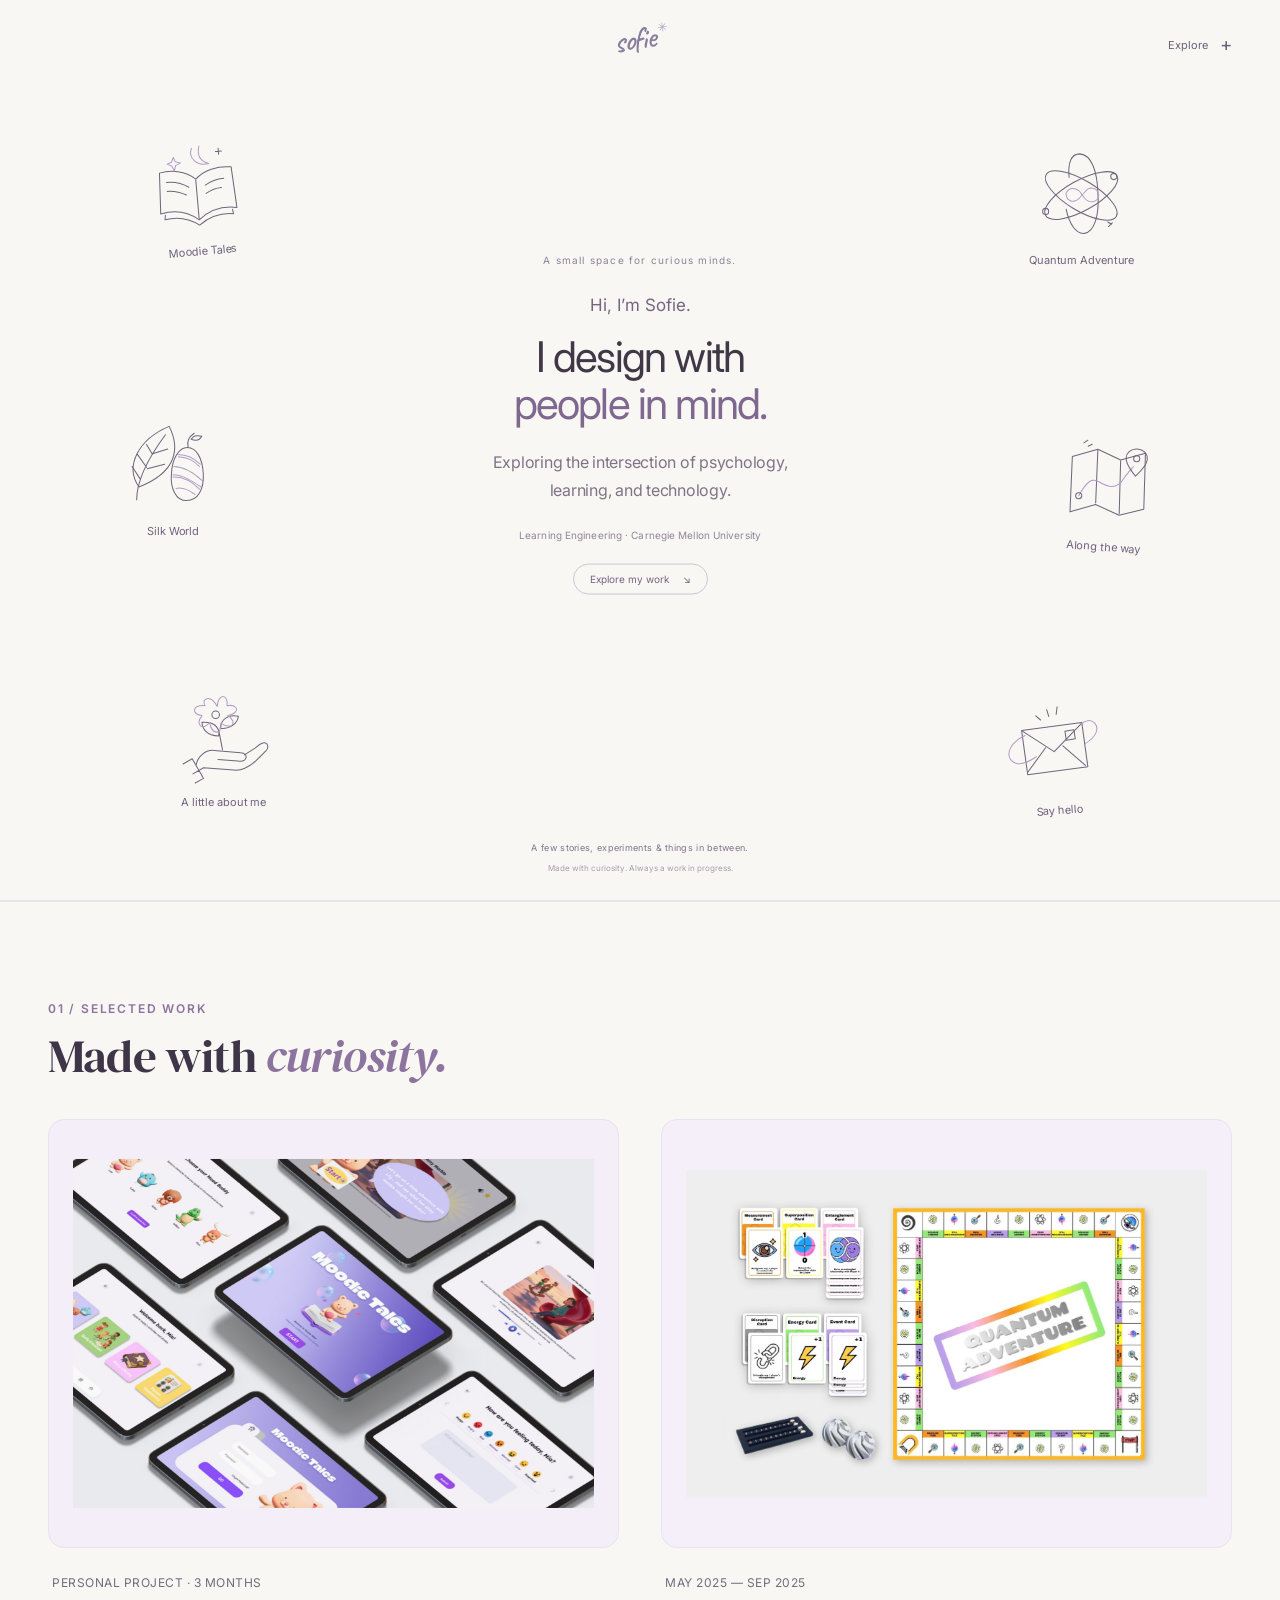
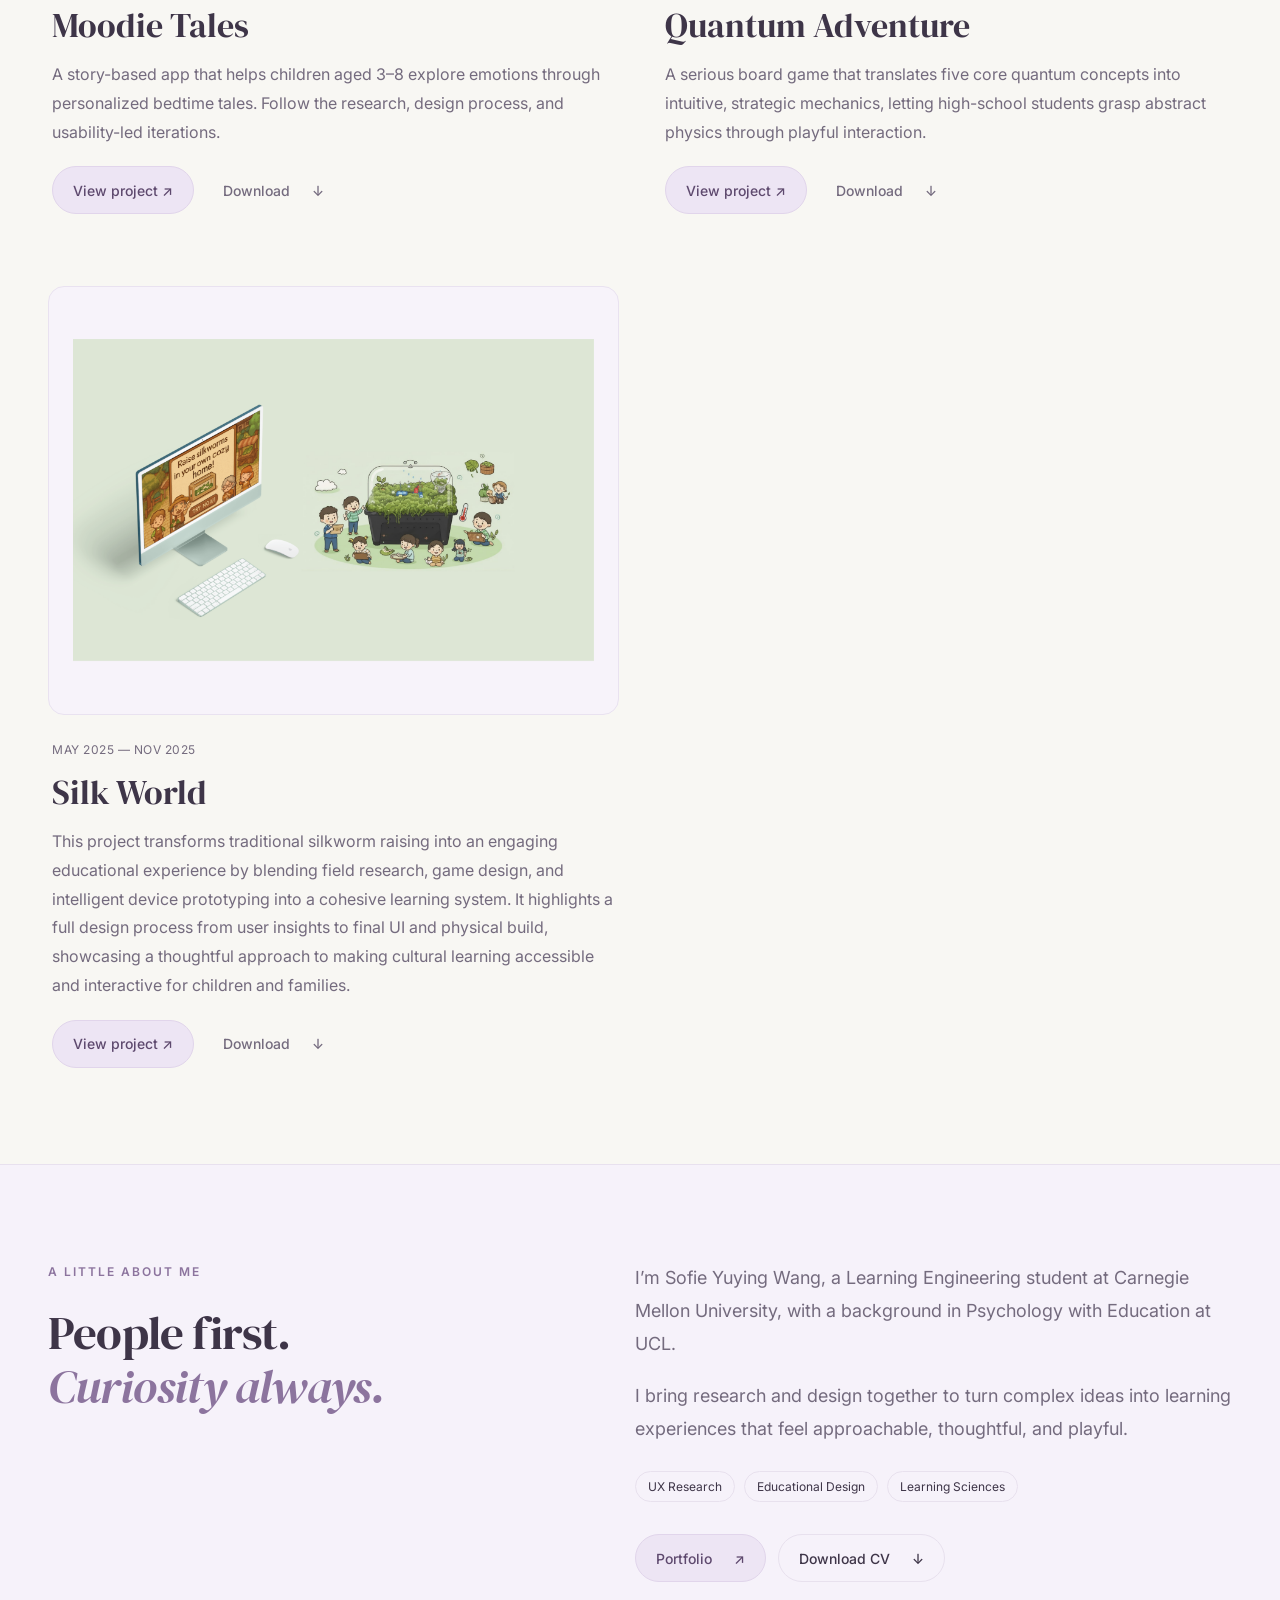
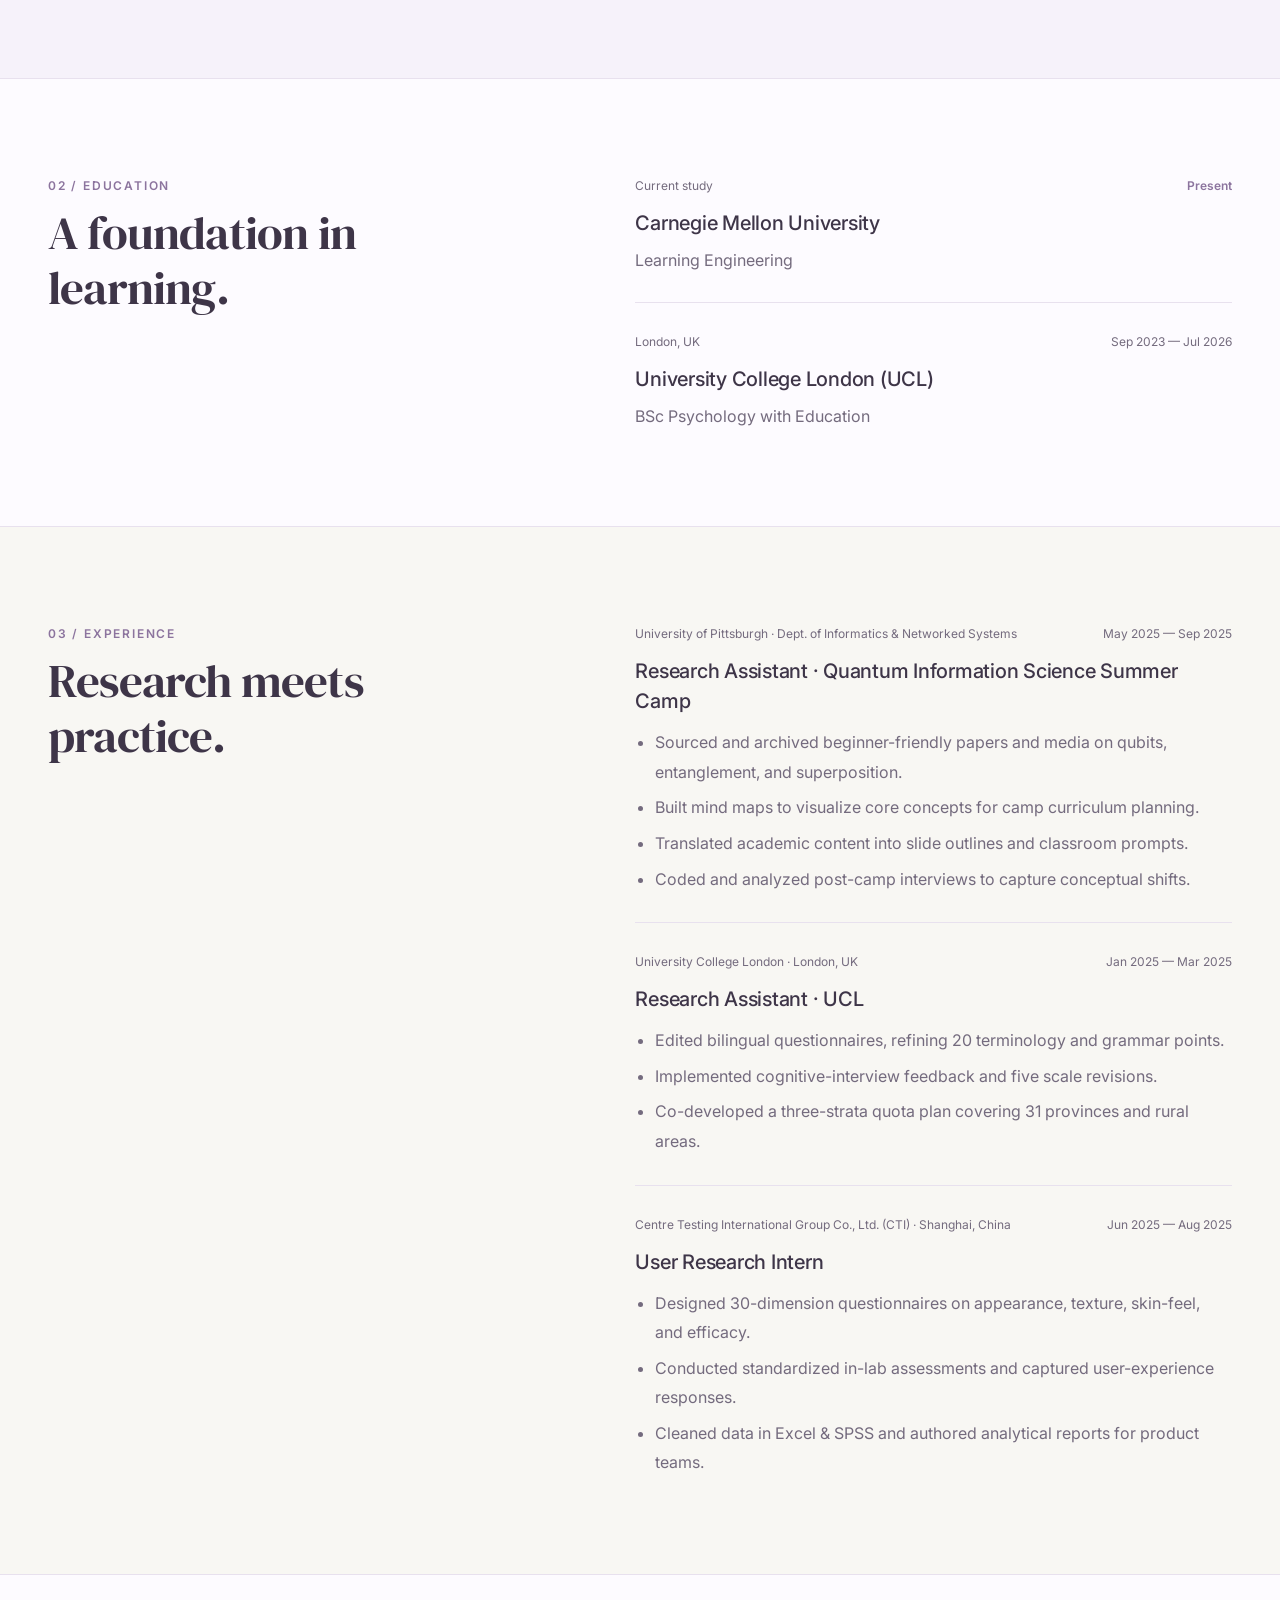
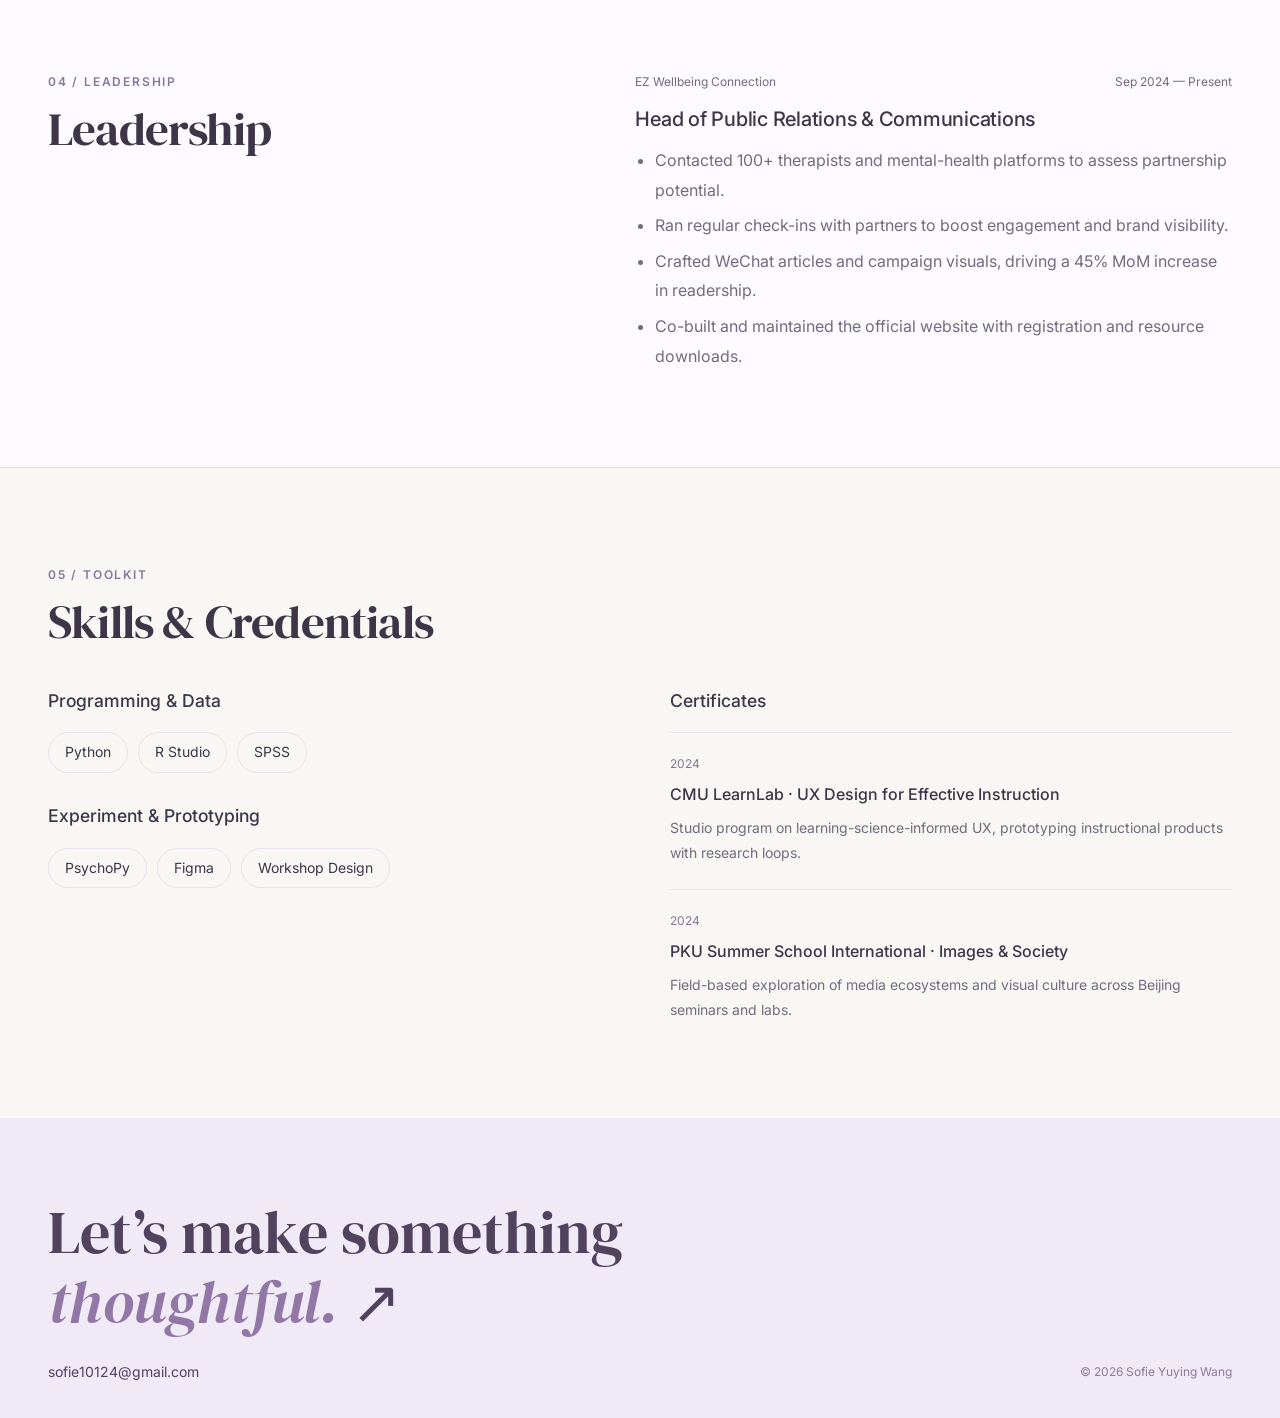
<file: index.html>
<!DOCTYPE html>
<html lang="en">
<head>
    <meta charset="UTF-8">
    <meta name="viewport" content="width=device-width, initial-scale=1.0">
    <title>Sofie Yuying Wang · Learning Engineering at CMU</title>
    <meta name="description" content="Sofie Yuying Wang — Learning Engineering student at Carnegie Mellon University, exploring psychology, design, and meaningful learning experiences.">
    <link rel="preconnect" href="https://fonts.googleapis.com">
    <link rel="preconnect" href="https://fonts.gstatic.com" crossorigin>
    <link href="https://fonts.googleapis.com/css2?family=Inter:wght@400;500;600&family=DM+Serif+Display:ital@0;1&family=Caveat:wght@500;600&display=swap" rel="stylesheet">
    <link rel="stylesheet" href="styles.css?v=20261025">
    <link rel="stylesheet" href="home-collage.css?v=20261114-balanced">
</head>
<body>
    <a class="skip-link" href="#work">Skip to projects</a>
    <div class="page">
        <nav class="site-nav" role="navigation" aria-label="Primary">
            <div class="container">
                <a class="brand collage-brand" href="#home" aria-label="Sofie Wang home">sofie<span aria-hidden="true">✳</span></a>
                <button class="menu-toggle" aria-expanded="false" aria-controls="navigation" aria-label="Explore navigation">Explore <span aria-hidden="true">+</span></button>
                <div class="nav-links" id="navigation">
                    <a class="nav-link" href="#work">Work</a>
                    <a class="nav-link" href="#about">About</a>
                    <a class="nav-link" href="#experience">Experience</a>
                    <a class="nav-link" href="#contact">Say hello <span aria-hidden="true">↗</span></a>
                </div>
        </div>
    </nav>

        <header id="home" class="hero line-home">
            <div class="line-canvas">
                <div class="line-intro"><p class="line-welcome">A small space for curious minds.</p>
                    <p class="line-greeting">Hi, I’m Sofie.</p>
                    <h1>I design with<br><span>people in mind.</span></h1>
                    <p class="line-description">Exploring the intersection of psychology,<br class="intro-break"> learning, and technology.</p>
                    <p class="line-school">Learning Engineering · Carnegie Mellon University</p>
                    <a class="line-read-more" href="#work">Explore my work <span aria-hidden="true">↘</span></a>
                </div>
                <nav class="doodle-links" aria-label="Explore projects and Sofie’s world"><a class="doodle-link doodle-moodie" href="moodie-tales.html" aria-label="Moodie Tales: Stories & feelings"><svg viewBox="0 0 140 126" aria-hidden="true"><g class="doodle-motion"><path d="M69 55c-13-12-31-15-47-12l-3 54c18-4 36 0 50 12 15-12 32-16 51-12l-3-54c-18-3-36 1-48 12Z"/><path d="M69 56v52M25 99l-1 6c17-3 32 1 45 11 14-10 29-14 46-11l-1-6M30 56c10 0 21 3 29 9M30 68c10 0 18 3 25 7M81 64c8-5 15-7 25-7M81 75c7-4 14-6 21-6"/><path class="doodle-accent" d="M77 12c-4 12 0 20 11 24-16 3-27-10-21-22M42 24l2 6 7 2-7 3-2 7-3-7-6-3 6-2Z"/><path d="M102 17v8m-4-4h8"/></g></svg><span class="doodle-label">Moodie Tales</span><span class="doodle-caption">Stories & feelings <span aria-hidden="true">↗</span></span></a><a class="doodle-link doodle-quantum" href="quantum-adventure.html" aria-label="Quantum Adventure: Play & possibility"><svg viewBox="0 0 140 126" aria-hidden="true"><g class="doodle-motion orbit-drawing"><ellipse cx="69" cy="65" rx="54" ry="20" transform="rotate(-29 69 65)"/><ellipse cx="69" cy="65" rx="54" ry="20" transform="rotate(31 69 65)"/><path d="M53 41c-2-20 3-31 14-31 16 1 23 24 24 51 2 29-4 52-18 54-11 1-20-13-24-32"/><path class="doodle-accent" d="M49 62c4-8 13-8 19-1l5 7c7 9 19 5 19-3 0-9-11-14-18-5l-7 8c-7 8-18 5-18-6Z"/><circle cx="22" cy="86" r="4"/><circle cx="112" cy="40" r="4"/><path d="M104 100l5 3m-4 3 5-5"/></g></svg><span class="doodle-label">Quantum Adventure</span><span class="doodle-caption">Play & possibility <span aria-hidden="true">↗</span></span></a><a class="doodle-link doodle-silk" href="portfolios/silk-world.pdf" aria-label="Silk World: Nature & connection"><svg viewBox="0 0 140 126" aria-hidden="true"><g class="doodle-motion"><path d="M25 92C6 65 24 29 65 12c15 30 9 61-40 80Z"/><path d="M22 109c0-28 18-59 38-86M27 82 16 65m19 1L23 49m20 0-8-13M36 68l23-6M43 48l20-6"/><path d="M89 40c-11 0-20 14-21 34-2 20 6 36 20 36 15 0 23-15 22-35-1-21-9-35-21-35Z"/><path class="doodle-accent" d="M77 52c13 1 20 5 28 13M71 65c14 0 26 8 38 19M70 79c13-1 26 7 35 16M74 94c8-2 17 2 25 8M76 49c13 0 21 5 30 13M70 76c13 0 25 8 37 16"/><path d="M90 39c-2-8 2-14 8-18M94 29c8 3 12 0 14-4-8-2-11 0-14 4Z"/></g></svg><span class="doodle-label">Silk World</span><span class="doodle-caption">Nature & connection <span aria-hidden="true">↗</span></span></a><a class="doodle-link doodle-about" href="#about" aria-label="A little about me: The person behind the work"><svg viewBox="0 0 140 126" aria-hidden="true"><g class="doodle-motion"><path d="M33 102c2-12 12-21 24-20l35 3c6 0 8 4 7 7-1 4-5 5-11 4l-26-2M29 113l14-8 40 3c10 1 21-5 29-12l13-13c5-5 3-10-1-11-4-1-8 3-13 7l-14 9M16 100l12-7 15 26-11 6"/><path d="M68 81 63 55M63 63c-16 0-22-10-22-18 15-1 24 6 22 18ZM65 53c14 1 23-7 24-16-14-3-23 4-24 16Z"/><path class="doodle-accent" d="M61 24c-9-17-22-10-16-1-18-2-18 12-4 13-10 12 1 21 10 9 3 18 17 16 15 1 14 10 23-1 9-10 17-3 14-16-1-13 2-16-12-17-13 1Z"/><circle cx="59" cy="35" r="5"/></g></svg><span class="doodle-label">A little about me</span><span class="doodle-caption">The person behind the work <span aria-hidden="true">↗</span></span></a><a class="doodle-link doodle-experience" href="#experience" aria-label="Along the way: Research & experience"><svg viewBox="0 0 140 126" aria-hidden="true"><g class="doodle-motion"><path d="m21 34 33-12 31 12 32-11 3 74-32 10-32-12-33 12Z"/><path d="m54 23 2 70M85 35l3 70"/><path class="doodle-accent route-line" d="M33 85c10-21 16-25 26-20s23 11 33-9l10-14"/><circle cx="33" cy="85" r="4"/><path d="M106 18c-9 0-14 6-14 13 0 9 14 23 14 23s14-15 14-23c0-8-6-13-14-13Z"/><circle cx="106" cy="31" r="4"/><path d="m35 15 5-4m1 8 5-3"/></g></svg><span class="doodle-label">Along the way</span><span class="doodle-caption">Research & experience <span aria-hidden="true">↗</span></span></a><a class="doodle-link doodle-contact" href="#contact" aria-label="Say hello: Good things start with a conversation"><svg viewBox="0 0 140 126" aria-hidden="true"><g class="doodle-motion"><path d="m27 42 80-5 4 59-80 5Z"/><path class="letter-flap" d="m28 43 40 30 39-35M31 98l26-31m51 27L80 66"/><path class="doodle-accent" d="M31 49C8 58 4 74 12 82c7 7 20 3 32-4M110 65c14-7 20-18 14-26-5-6-13-4-18 0"/><path d="m62 17 2 9m12-12-2 10M47 24l6 6"/><path d="m84 47 12-1 1 12-12 1Z"/></g></svg><span class="doodle-label">Say hello</span><span class="doodle-caption">Good things start with a conversation <span aria-hidden="true">↗</span></span></a></nav><div class="line-footer"><p>A few stories, experiments &amp; things in between.</p><span>Made with curiosity. Always a work in progress.</span></div>
            </div>
        </header>

        <main>
            <section id="work" class="section">
    <div class="container">
                    <div class="section-header">
                        <div>
                            <p class="eyebrow">01 / Selected work</p>
                            <h2 class="section-title">Made with <em>curiosity.</em></h2>
                </div>
                    </div>
                    <div class="featured-grid" id="portfolioGrid"></div>
            </div>
        </section>

            <section id="about" class="section about-section">
                <div class="container about-grid">
                    <div><p class="eyebrow">A little about me</p><h2 class="section-title">People first.<br><em>Curiosity always.</em></h2></div>
                    <div class="about-copy"><p>I’m Sofie Yuying Wang, a Learning Engineering student at Carnegie Mellon University, with a background in Psychology with Education at UCL.</p><p>I bring research and design together to turn complex ideas into learning experiences that feel approachable, thoughtful, and playful.</p><div class="hero-chips"><span class="hero-chip">UX Research</span><span class="hero-chip">Educational Design</span><span class="hero-chip">Learning Sciences</span></div><div class="hero-cta"><a href="portfolio-yuying-wang.pdf" class="btn btn-primary" download>Portfolio <span aria-hidden="true">↗</span></a><a href="cv-yuying-wang.pdf" class="btn btn-ghost" download>Download CV <span aria-hidden="true">↓</span></a></div></div>
                </div>
            </section>

            <section id="education" class="section">
                <div class="container">
                    <div class="section-header">
                        <div>
                            <p class="eyebrow">02 / Education</p>
                            <h2 class="section-title">A foundation in learning.</h2>
                        </div>
                    </div>
                    <div class="timeline">
                        <article class="timeline-card current-education">
                            <div class="timeline-meta"><span>Current study</span><span class="current-label">Present</span></div>
                            <h3 class="timeline-title">Carnegie Mellon University</h3>
                            <p class="timeline-text">Learning Engineering</p>
                        </article>
                        <article class="timeline-card">
                            <div class="timeline-meta">
                                <span>London, UK</span>
                                <span>Sep 2023 — Jul 2026</span>
                            </div>
                            <h3 class="timeline-title">University College London (UCL)</h3>
                            <p class="timeline-text">BSc Psychology with Education</p>
                        </article>
                    </div>
            </div>
        </section>

        <section id="experience" class="section">
                <div class="container">
                    <div class="section-header">
                        <div>
                            <p class="eyebrow">03 / Experience</p>
                            <h2 class="section-title">Research meets practice.</h2>
                        </div>
                    </div>
                    <div class="timeline">
                        <article class="timeline-card">
                            <div class="timeline-meta">
                                <span>University of Pittsburgh · Dept. of Informatics & Networked Systems</span>
                                <span>May 2025 — Sep 2025</span>
                            </div>
                            <h3 class="timeline-title">Research Assistant · Quantum Information Science Summer Camp</h3>
                            <ul class="timeline-list">
                                <li>Sourced and archived beginner-friendly papers and media on qubits, entanglement, and superposition.</li>
                                <li>Built mind maps to visualize core concepts for camp curriculum planning.</li>
                                <li>Translated academic content into slide outlines and classroom prompts.</li>
                                <li>Coded and analyzed post-camp interviews to capture conceptual shifts.</li>
                            </ul>
                        </article>
                        <article class="timeline-card">
                            <div class="timeline-meta">
                                <span>University College London · London, UK</span>
                                <span>Jan 2025 — Mar 2025</span>
                            </div>
                            <h3 class="timeline-title">Research Assistant · UCL</h3>
                            <ul class="timeline-list">
                                <li>Edited bilingual questionnaires, refining 20 terminology and grammar points.</li>
                                <li>Implemented cognitive-interview feedback and five scale revisions.</li>
                                <li>Co-developed a three-strata quota plan covering 31 provinces and rural areas.</li>
                </ul>
                        </article>
                        <article class="timeline-card">
                            <div class="timeline-meta">
                                <span>Centre Testing International Group Co., Ltd. (CTI) · Shanghai, China</span>
                                <span>Jun 2025 — Aug 2025</span>
            </div>
                            <h3 class="timeline-title">User Research Intern</h3>
                            <ul class="timeline-list">
                                <li>Designed 30-dimension questionnaires on appearance, texture, skin-feel, and efficacy.</li>
                                <li>Conducted standardized in-lab assessments and captured user-experience responses.</li>
                                <li>Cleaned data in Excel & SPSS and authored analytical reports for product teams.</li>
                </ul>
                        </article>
                        
                    </div>
            </div>
        </section>

            <section id="leadership" class="section">
                <div class="container">
                    <div class="section-header">
                        <div>
                            <p class="eyebrow">04 / Leadership</p>
                            <h2 class="section-title">Leadership</h2>
                        </div>
                    </div>
                    <div class="timeline">
                        <article class="timeline-card">
                            <div class="timeline-meta">
                                <span>EZ Wellbeing Connection</span>
                                <span>Sep 2024 — Present</span>
                            </div>
                            <h3 class="timeline-title">Head of Public Relations & Communications</h3>
                            <ul class="timeline-list">
                                <li>Contacted 100+ therapists and mental-health platforms to assess partnership potential.</li>
                                <li>Ran regular check-ins with partners to boost engagement and brand visibility.</li>
                                <li>Crafted WeChat articles and campaign visuals, driving a 45% MoM increase in readership.</li>
                                <li>Co-built and maintained the official website with registration and resource downloads.</li>
                            </ul>
                        </article>
                    </div>
            </div>
        </section>

        <section id="skills" class="section">
                <div class="container">
                    <div class="section-header">
                        <div>
                            <p class="eyebrow">05 / Toolkit</p>
                            <h2 class="section-title">Skills & Credentials</h2>
                        </div>
                    </div>
                    <div class="skill-layout">
                        <div class="skill-cards">
                            <article class="skill-card">
                                <h3>Programming & Data</h3>
                                <div class="skill-pills">
                                    <span class="skill-pill">Python</span>
                                    <span class="skill-pill">R Studio</span>
                                    <span class="skill-pill">SPSS</span>
                                </div>
                            </article>
                            <article class="skill-card">
                                <h3>Experiment & Prototyping</h3>
                                <div class="skill-pills">
                                    <span class="skill-pill">PsychoPy</span>
                                    <span class="skill-pill">Figma</span>
                                    <span class="skill-pill">Workshop Design</span>
                                </div>
                            </article>
                        </div>
                        <article class="cert-highlight">
                            <h3>Certificates</h3>
                            <div class="cert-grid">
                                <div class="cert-card">
                                    <span class="cert-label">2024</span>
                                    <strong>CMU LearnLab · UX Design for Effective Instruction</strong>
                                    <p>Studio program on learning-science-informed UX, prototyping instructional products with research loops.</p>
                                </div>
                                <div class="cert-card">
                                    <span class="cert-label">2024</span>
                                    <strong>PKU Summer School International · Images & Society</strong>
                                    <p>Field-based exploration of media ecosystems and visual culture across Beijing seminars and labs.</p>
                                </div>
                            </div>
                        </article>
                    </div>
            </div>
        </section>

        </main>

    <footer class="footer" id="contact">
        <div class="container">
                <a class="footer-email" href="mailto:sofie10124@gmail.com">Let’s make something<br><em>thoughtful.</em> <span aria-hidden="true">↗</span><span class="contact-address">sofie10124@gmail.com</span></a><p>© <span id="year"></span> Sofie Yuying Wang</p>
        </div>
    </footer>
    </div>

    <script>
        // Year stamp
        document.getElementById('year').textContent = new Date().getFullYear();

        const navLinks = document.querySelectorAll('.nav-link');
        const menu = document.querySelector('.menu-toggle');
        const navigation = document.querySelector('.nav-links');
        function closeMenu() { menu.setAttribute('aria-expanded', 'false'); navigation.classList.remove('is-open'); }
        menu.addEventListener('click', () => {
            const open = menu.getAttribute('aria-expanded') !== 'true';
            menu.setAttribute('aria-expanded', String(open)); navigation.classList.toggle('is-open', open);
        });
        navLinks.forEach(link => link.addEventListener('click', closeMenu));
        document.addEventListener('keydown', event => { if (event.key === 'Escape') { closeMenu(); } });
        function setActiveLink() {
            const sections = [...document.querySelectorAll('header[id], main section[id], footer[id]')];
            const current = sections.filter(section => section.getBoundingClientRect().top <= 150).pop() || sections[0];
            navLinks.forEach(link => {
                const active = link.hash === '#' + current.id;
                link.classList.toggle('active', active);
                if (active) link.setAttribute('aria-current', 'location'); else link.removeAttribute('aria-current');
            });
        }
        window.addEventListener('scroll', setActiveLink, { passive: true });
        const previewOverlay = document.createElement('dialog');
        previewOverlay.className = 'portfolio-overlay';
        previewOverlay.setAttribute('aria-labelledby', 'preview-title');
        previewOverlay.innerHTML = `<div class="overlay-header"><h2 id="preview-title"></h2><button class="overlay-close" aria-label="Close preview">×</button></div><p class="preview-help">If the preview does not appear, <a class="pdf-direct" target="_blank" rel="noopener">open the PDF in a new tab</a>.</p><iframe title="Project PDF preview"></iframe>`;
        document.body.appendChild(previewOverlay);
        function assetUrl(path) { return new URL(path, document.baseURI).href; }
        function openOverlay(title, pdf) {
            previewOverlay.querySelector('h2').textContent = title;
            previewOverlay.querySelector('iframe').src = assetUrl(pdf);
            previewOverlay.querySelector('.pdf-direct').href = assetUrl(pdf);
            previewOverlay.showModal(); document.body.classList.add('modal-open');
        }
        previewOverlay.querySelector('button').addEventListener('click', () => previewOverlay.close());
        previewOverlay.addEventListener('close', () => { document.body.classList.remove('modal-open'); previewOverlay.querySelector('iframe').removeAttribute('src'); });
        previewOverlay.addEventListener('click', event => { if (event.target === previewOverlay) { const r = previewOverlay.getBoundingClientRect(); if (event.clientX < r.left || event.clientX > r.right || event.clientY < r.top || event.clientY > r.bottom) previewOverlay.close(); } });

        // Featured work cards sourced from /portfolios assets
        function loadPortfolios() {
            function abs(path) {
                try { return new URL(path, document.baseURI).href; } catch (_) { return path; }
            }
            const projects = [
                {
                    id: 'moodie-tales',
                    caseStudy: 'moodie-tales.html',
                    title: 'Moodie Tales',
                    description: 'A story-based app that helps children aged 3–8 explore emotions through personalized bedtime tales. Follow the research, design process, and usability-led iterations.',
                    pdf: 'portfolios/moodie-tales.pdf',
                    image: 'portfolios/moodie-tales.png',
                    timeframe: 'Personal project · 3 months'
                },
                {
                    id: 'quantum-adventure',
                    caseStudy: 'quantum-adventure.html',
                    title: 'Quantum Adventure',
                    description: 'A serious board game that translates five core quantum concepts into intuitive, strategic mechanics, letting high-school students grasp abstract physics through playful interaction.',
                    pdf: 'portfolios/quantum-adventure.pdf',
                    image: 'portfolios/quantum-adventure.png',
                    timeframe: 'May 2025 — Sep 2025'
                },
                {
                    id: 'silk-world',
                    title: 'Silk World',
                    description: 'This project transforms traditional silkworm raising into an engaging educational experience by blending field research, game design, and intelligent device prototyping into a cohesive learning system. It highlights a full design process from user insights to final UI and physical build, showcasing a thoughtful approach to making cultural learning accessible and interactive for children and families.',
                    pdf: 'portfolios/silk-world.pdf',
                    image: 'portfolios/silk-world.png',
                    timeframe: 'MAY 2025 — NOV 2025'
                }
            ];

                const grid = document.getElementById('portfolioGrid');
            function downloadPdf(url, name) {
                const a = document.createElement('a');
                a.href = assetUrl(url);
                a.download = name || '';
                a.target = '_blank';
                a.rel = 'noopener,noreferrer';
                document.body.appendChild(a);
                a.click();
                a.remove();
            }

            projects.forEach(project => {
                const block = document.createElement('div');
                block.className = 'portfolio-block';

                const row = document.createElement('article');
                row.className = 'portfolio-row';

                const media = document.createElement('button');
                media.type = 'button';
                media.className = 'portfolio-media';
                media.setAttribute('aria-label', 'Open ' + project.title + ' project preview');
                media.addEventListener('click', () => {
                    if (project.caseStudy) location.href = project.caseStudy;
                    else openOverlay(project.title, project.pdf);
                });
                    const img = document.createElement('img');
                img.alt = `${project.title} preview`;
                img.src = abs(project.image);
                img.decoding = 'async';
                    img.loading = 'lazy';

                media.appendChild(img);
                const peek = document.createElement('span');
                peek.className = 'project-peek';
                peek.setAttribute('aria-hidden', 'true');
                peek.textContent = 'Explore project ↗';
                media.appendChild(peek);

                const content = document.createElement('div');
                content.className = 'portfolio-content';

                if (project.timeframe) {
                    const meta = document.createElement('div');
                    meta.className = 'portfolio-meta';
                    meta.textContent = project.timeframe;
                    content.appendChild(meta);
                }

                    const title = document.createElement('h3');
                    title.className = 'portfolio-title';
                title.textContent = project.title;

                    const desc = document.createElement('div');
                    desc.className = 'portfolio-desc';
                desc.textContent = project.description;

                    const actions = document.createElement('div');
                    actions.className = 'portfolio-actions';
                    const download = document.createElement('a');
                download.href = assetUrl(project.pdf);
                download.download = '';
                download.className = 'btn btn-primary';
                download.innerHTML = 'Download <span aria-hidden="true">↓</span>';
                download.addEventListener('click', (e) => {
                    e.preventDefault();
                    e.stopPropagation();
                    const url = assetUrl(project.pdf);
                    const name = `${project.id}.pdf`;
                    downloadPdf(url, name);
                });
                const preview = document.createElement('button');
                preview.type = 'button'; preview.className = 'btn btn-primary'; preview.textContent = 'View project ↗';
                preview.setAttribute('aria-label', 'View ' + project.title);
                preview.addEventListener('click', () => {
                    if (project.caseStudy) location.href = project.caseStudy;
                    else openOverlay(project.title, project.pdf);
                });
                actions.appendChild(preview);
                download.className = 'btn btn-text';
                actions.appendChild(download);


                content.appendChild(title);
                content.appendChild(desc);
                content.appendChild(actions);

                row.appendChild(media);
                row.appendChild(content);
                block.appendChild(row);



                grid.appendChild(block);

            });
        }

        function fixPdfLinks() {
            const links = Array.from(document.querySelectorAll('a[href$=".pdf"]'));
            links.forEach(a => {
                const href = a.getAttribute('href');
                if (href) a.href = assetUrl(href);
            });
        }

        document.addEventListener('DOMContentLoaded', () => {
            setActiveLink();
            fixPdfLinks();
            loadPortfolios();
        });
    </script>
    <script src="home-collage.js?v=20261114-line" defer></script>
</body>
</html>
</file>
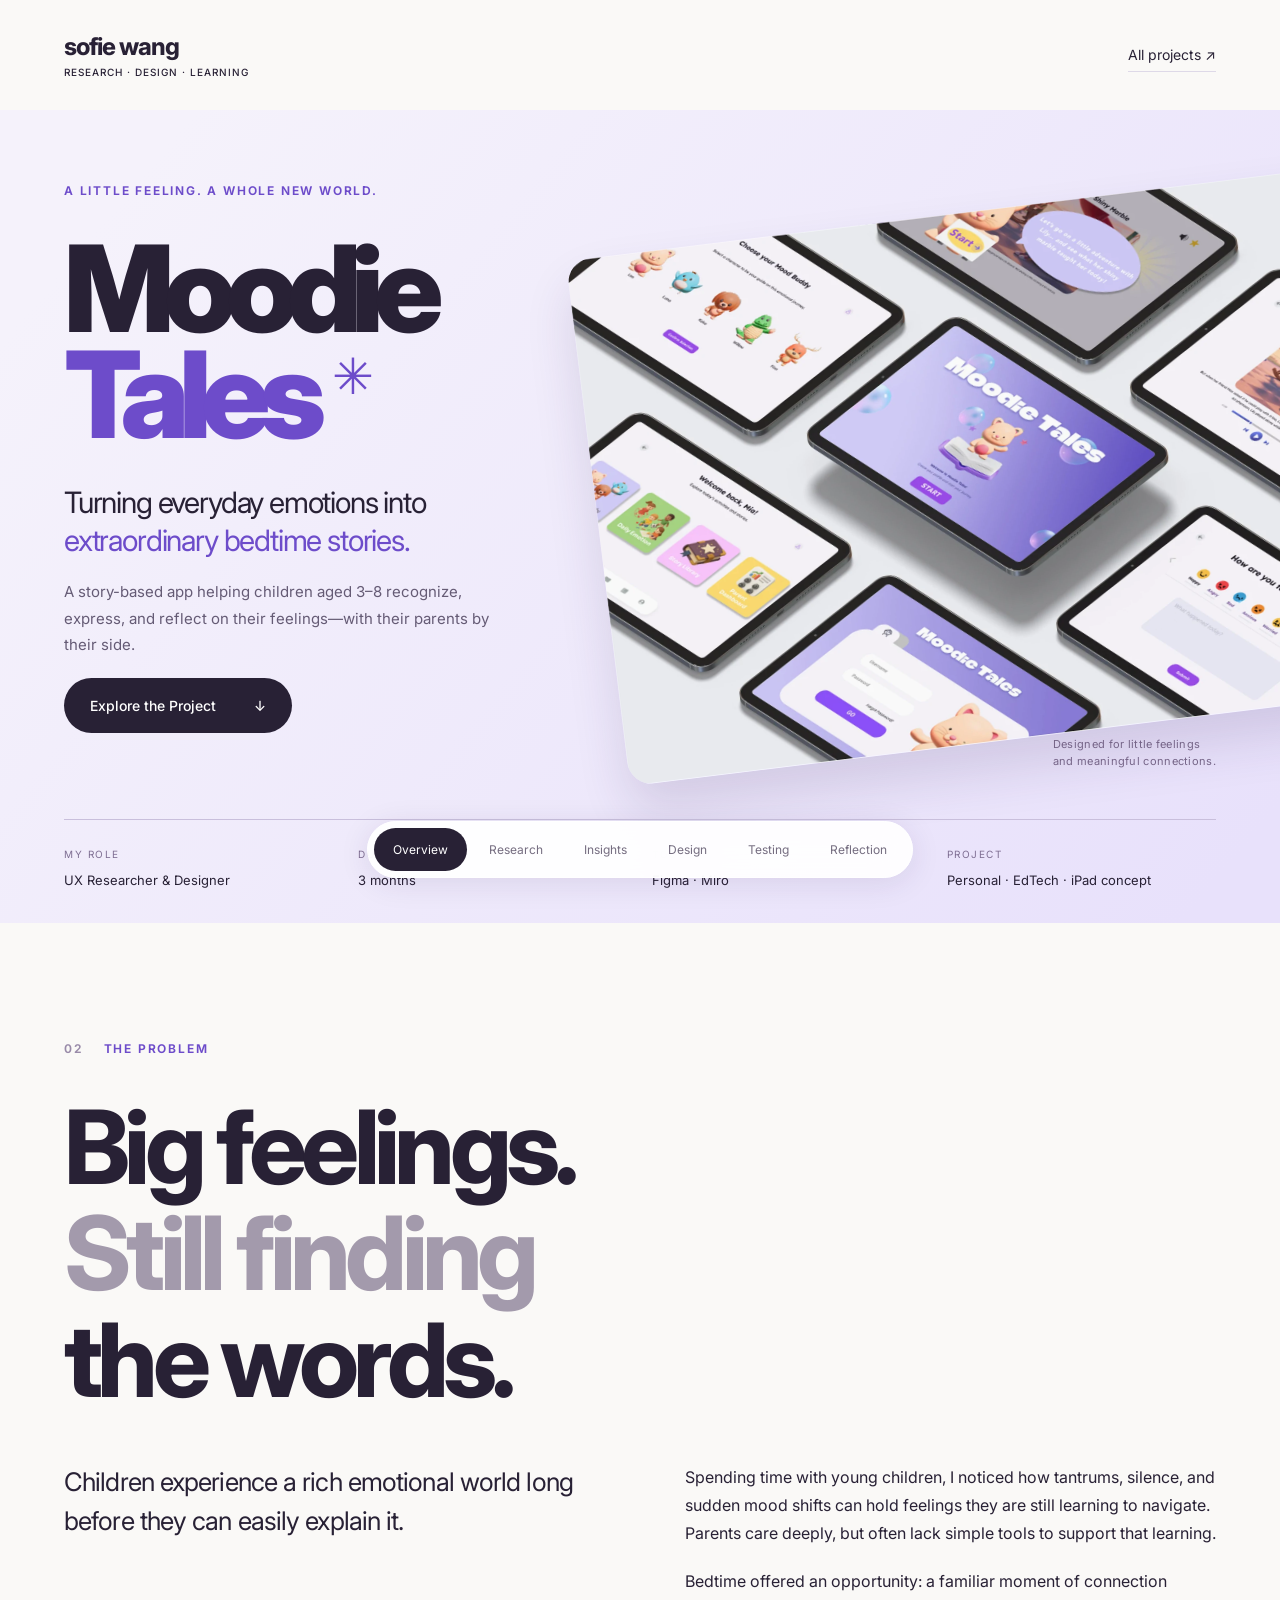
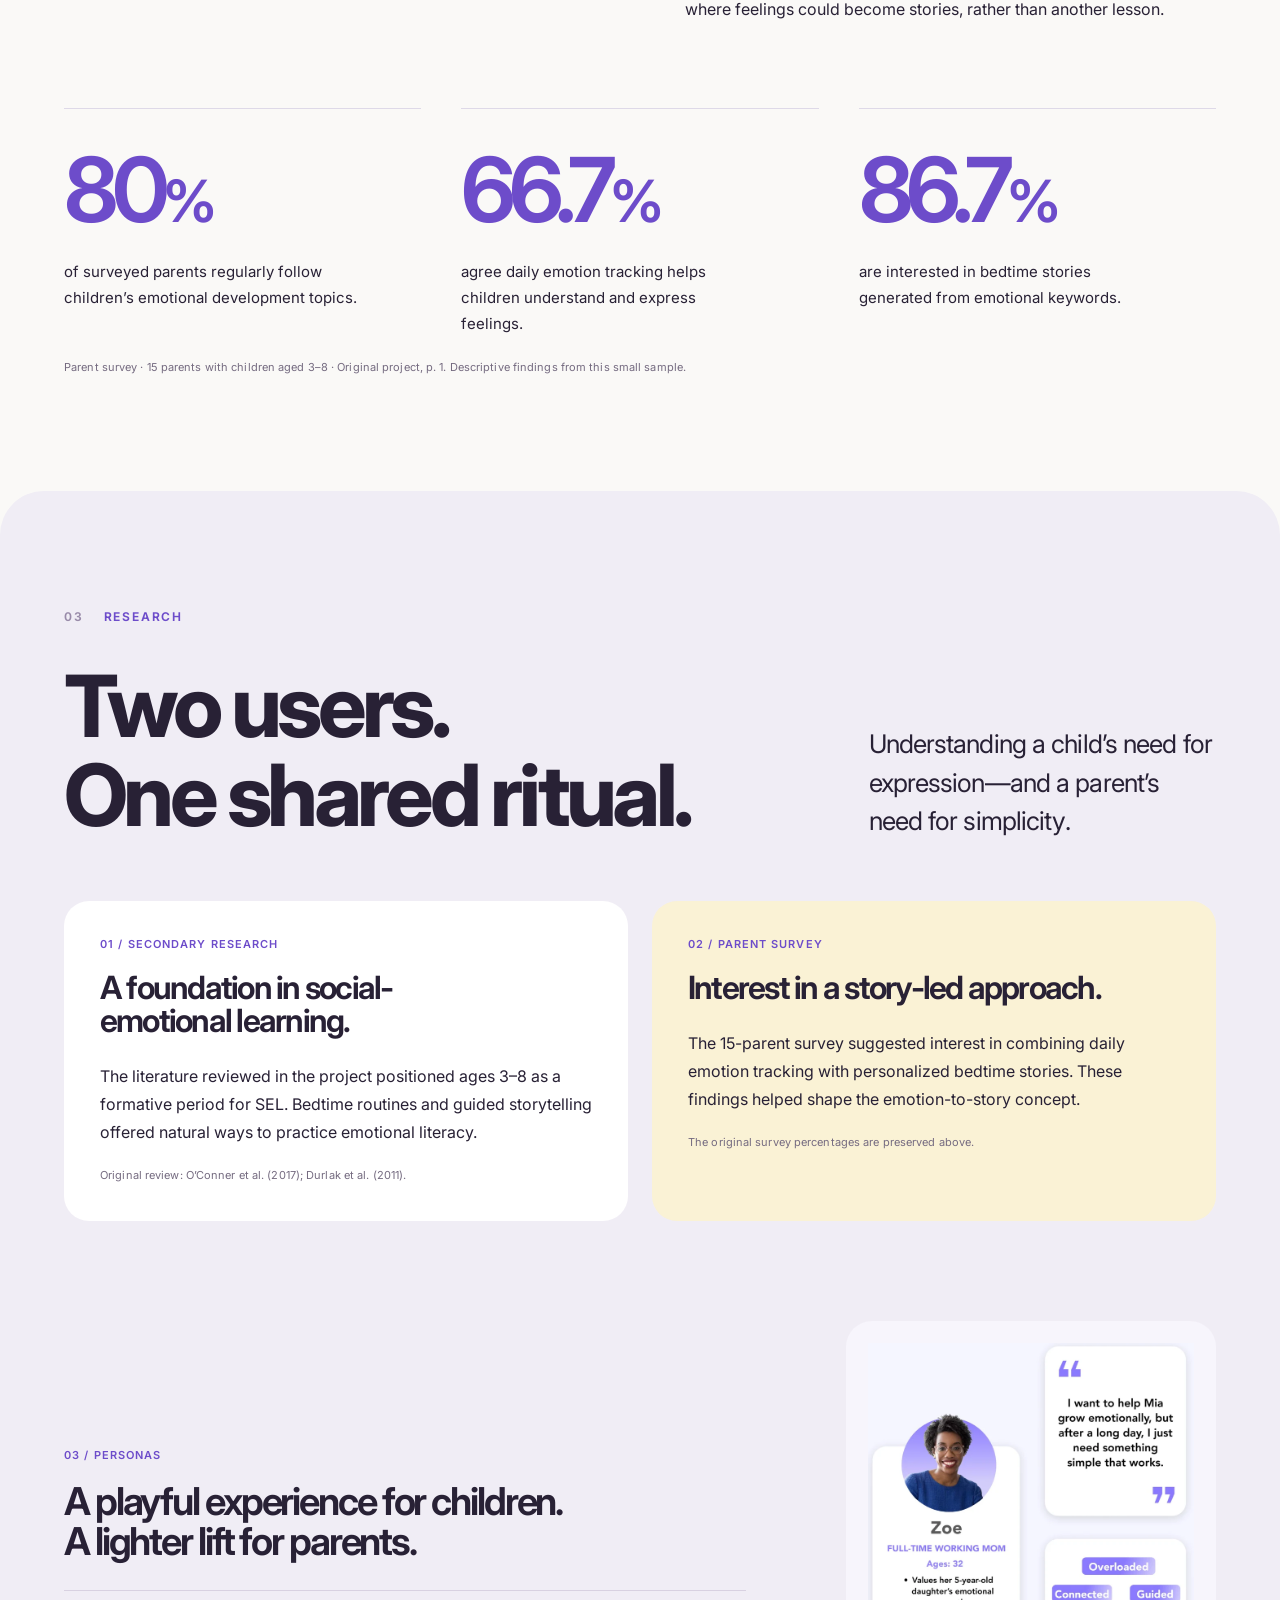
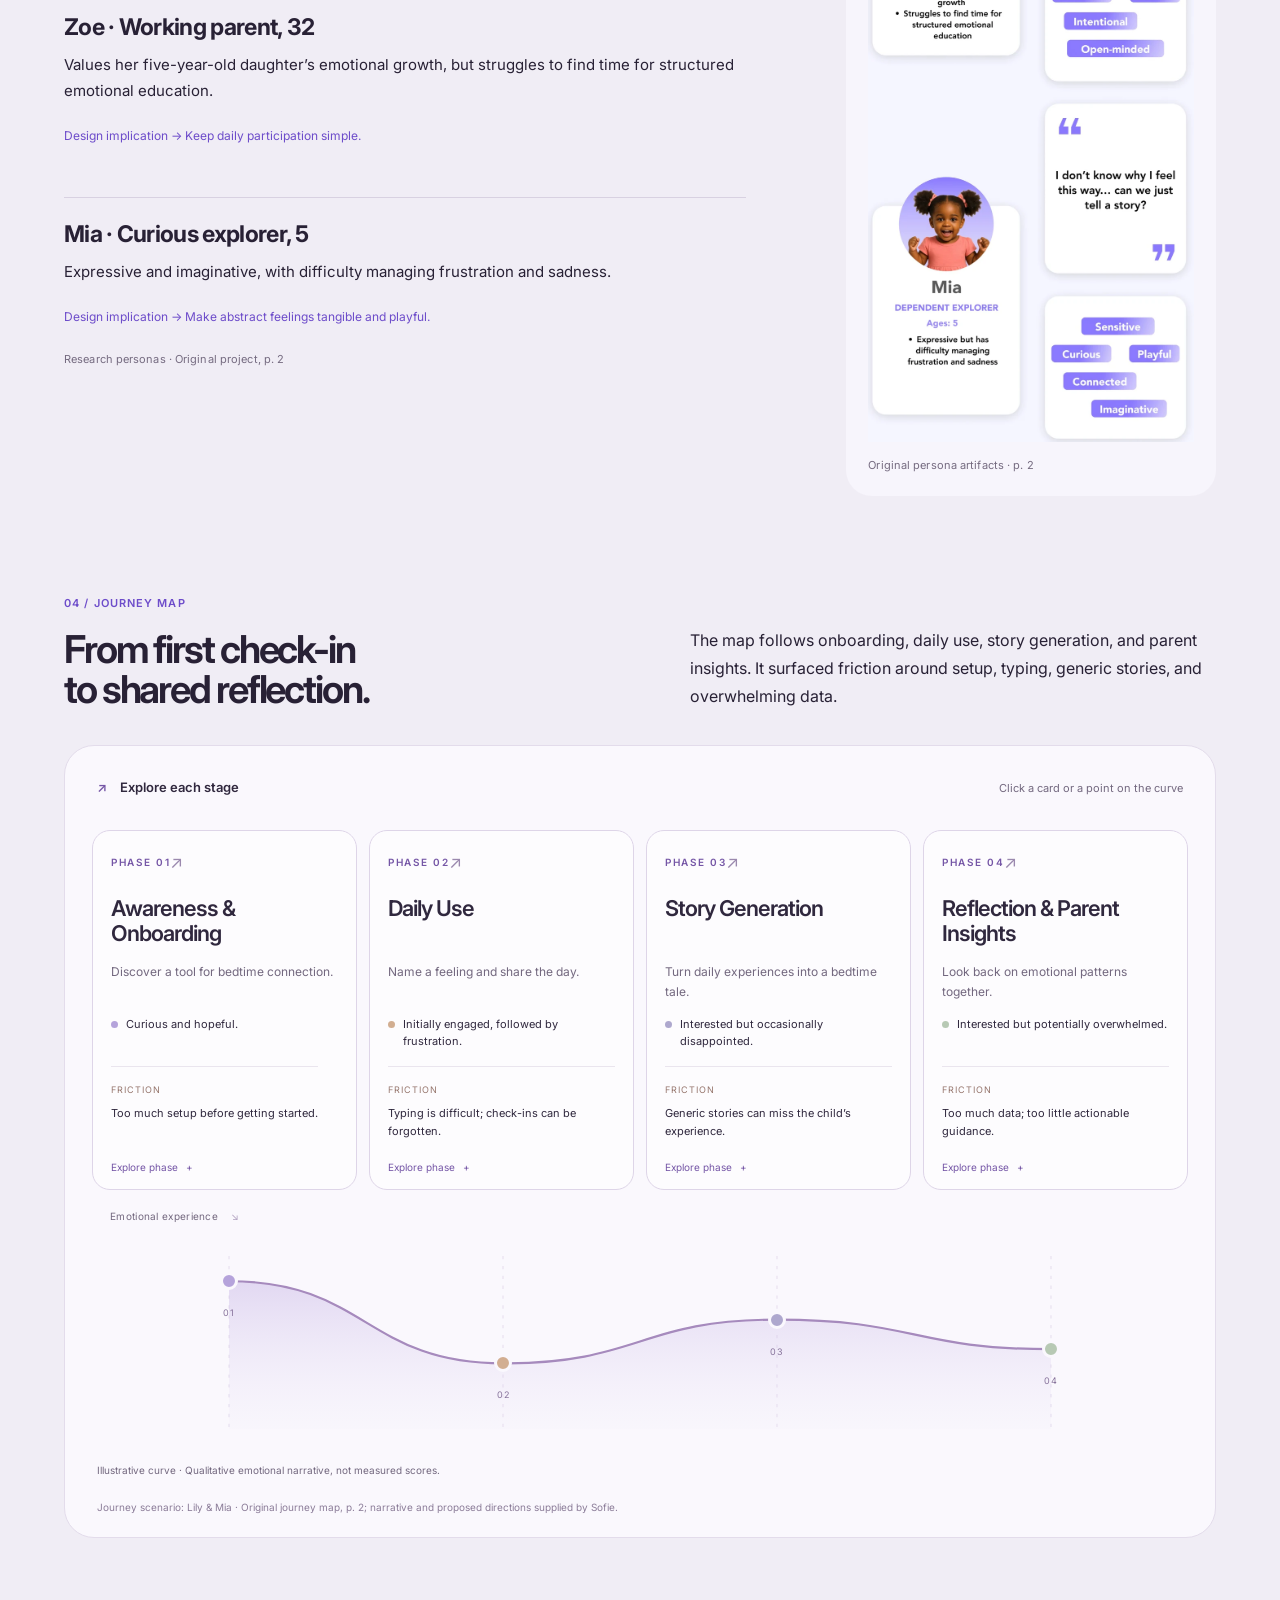
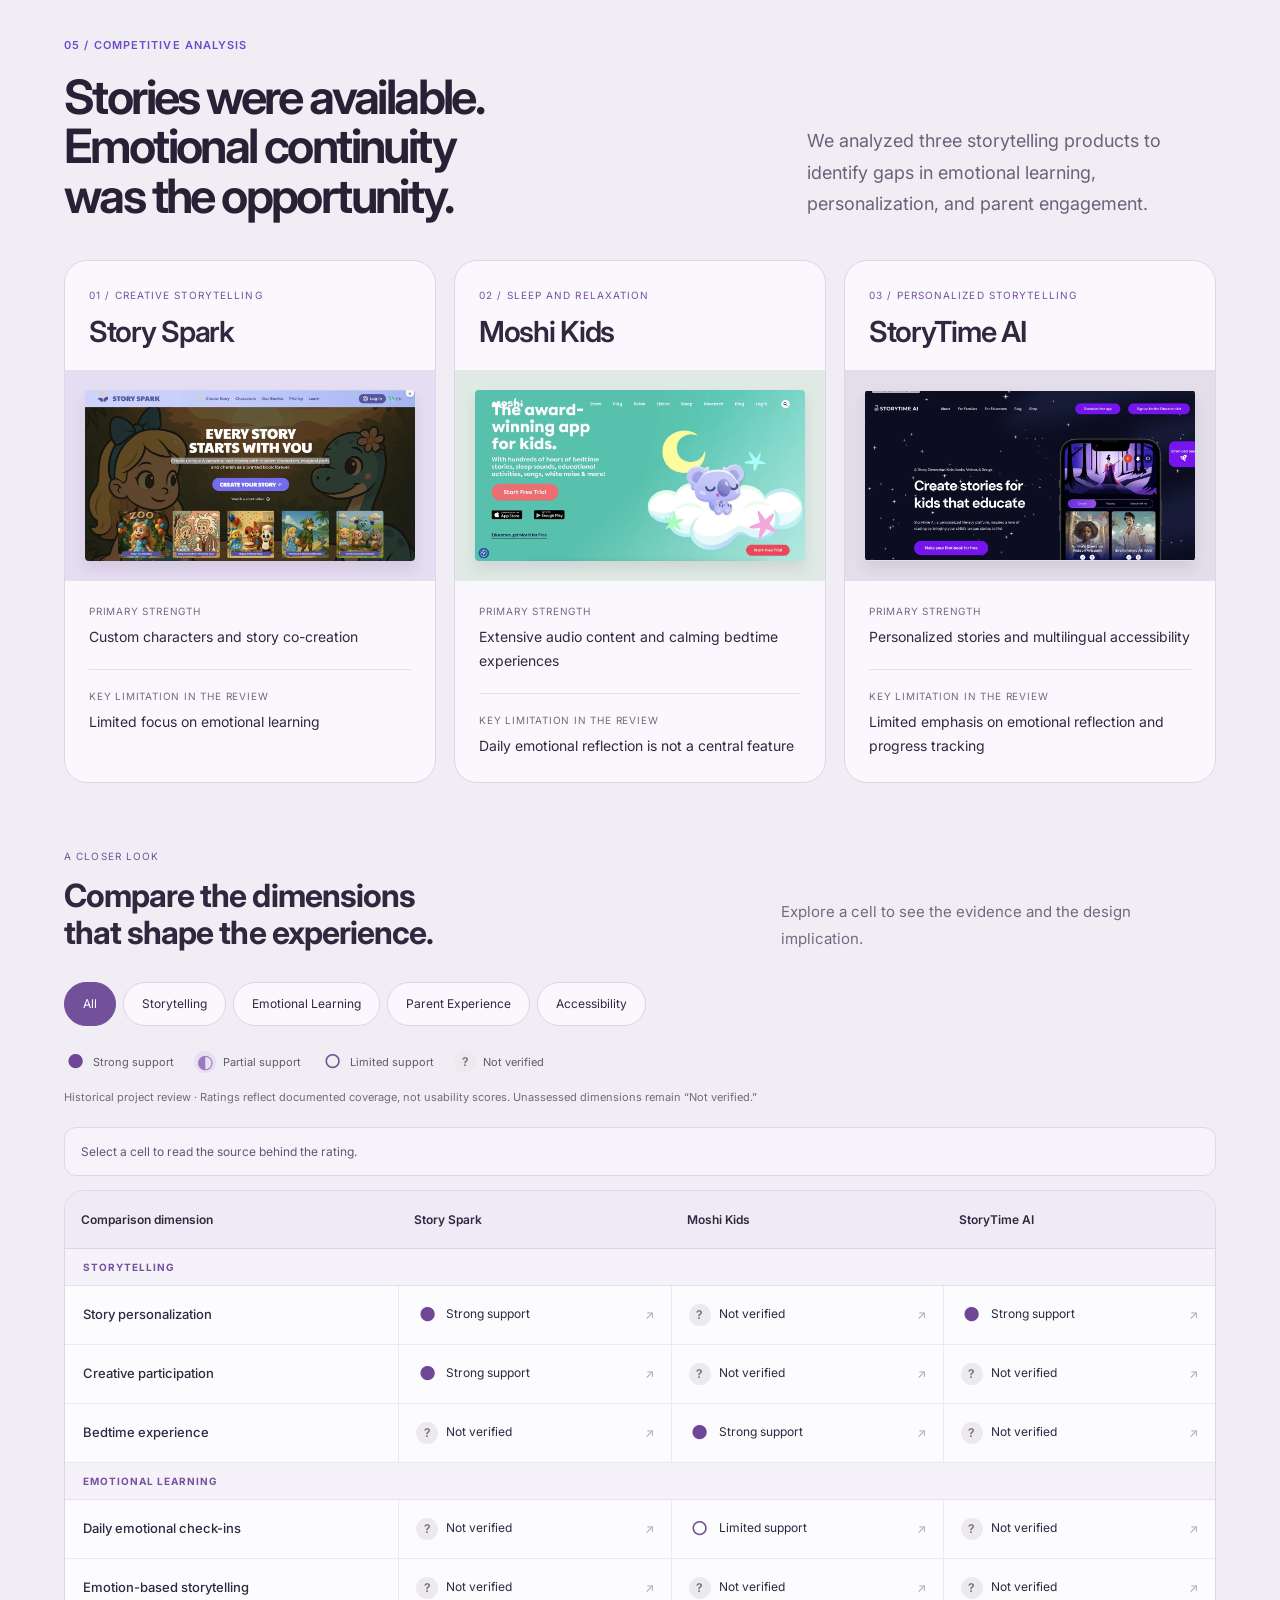
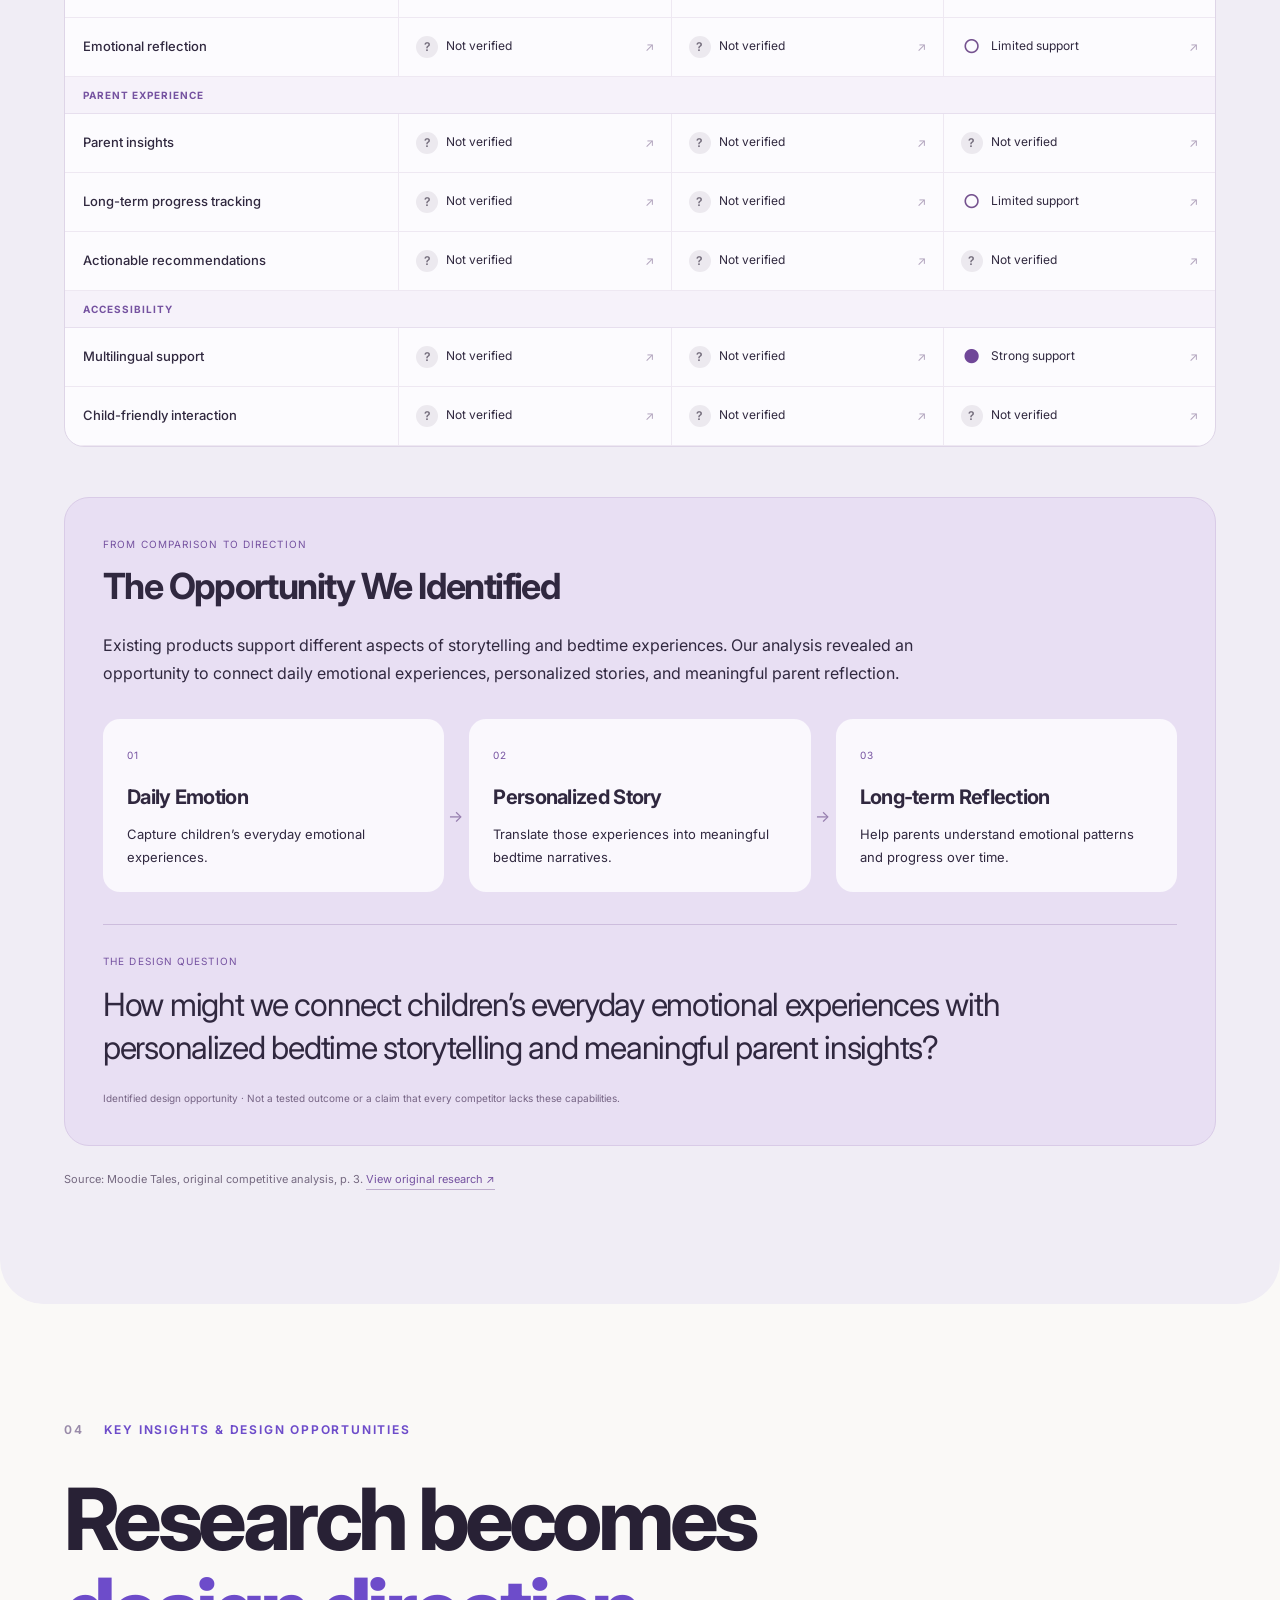
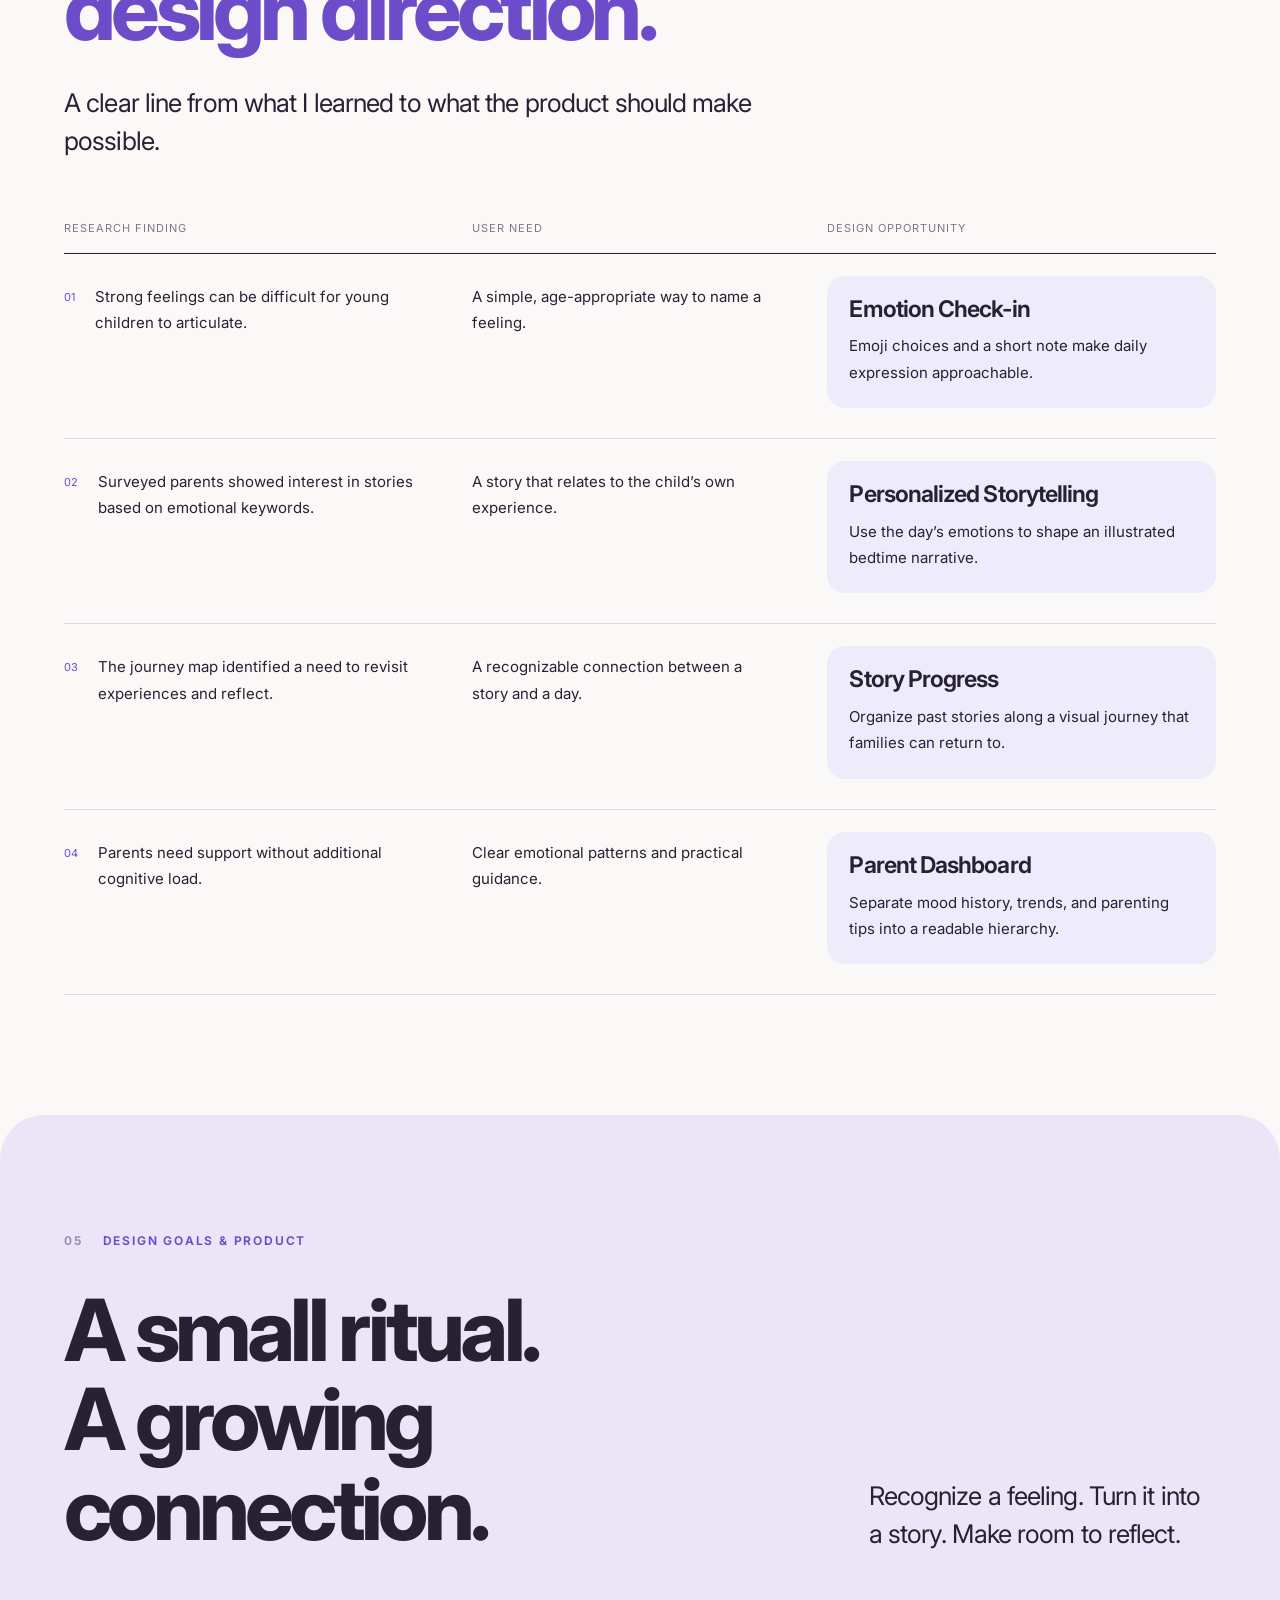
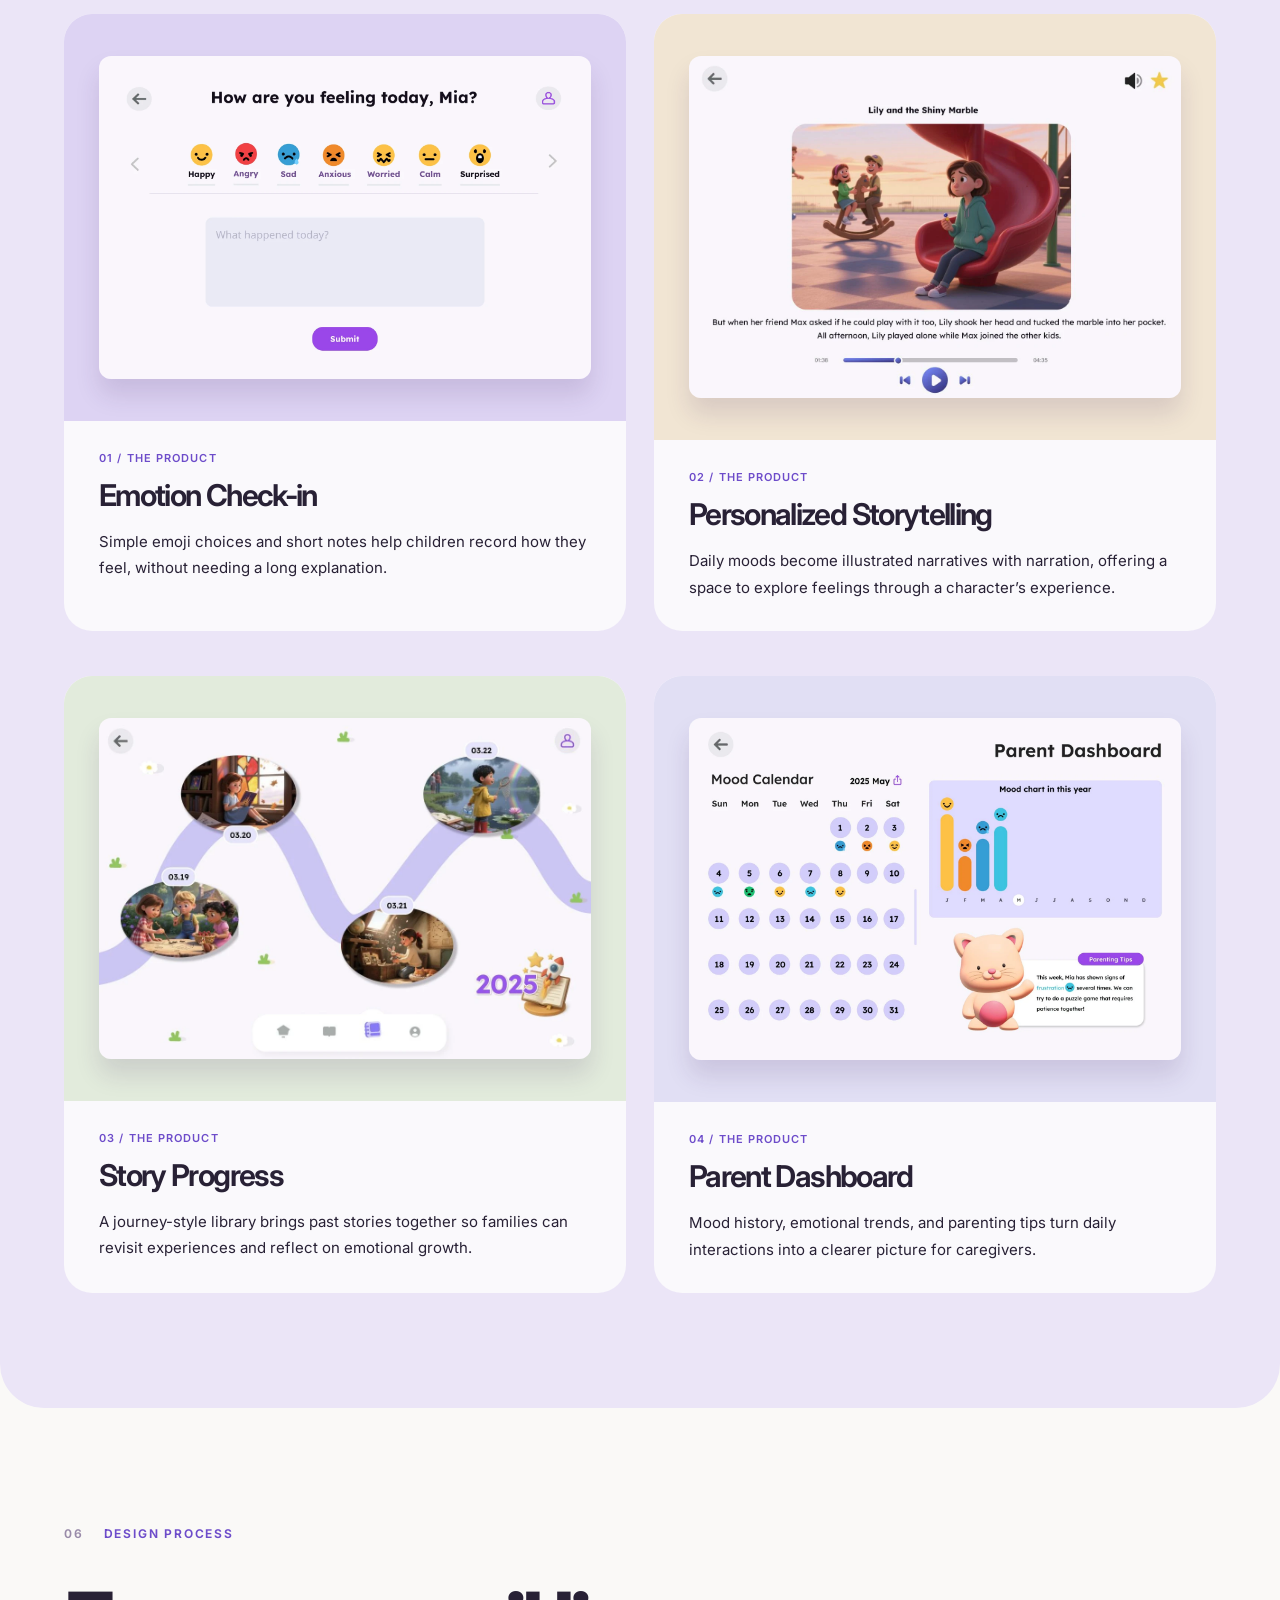
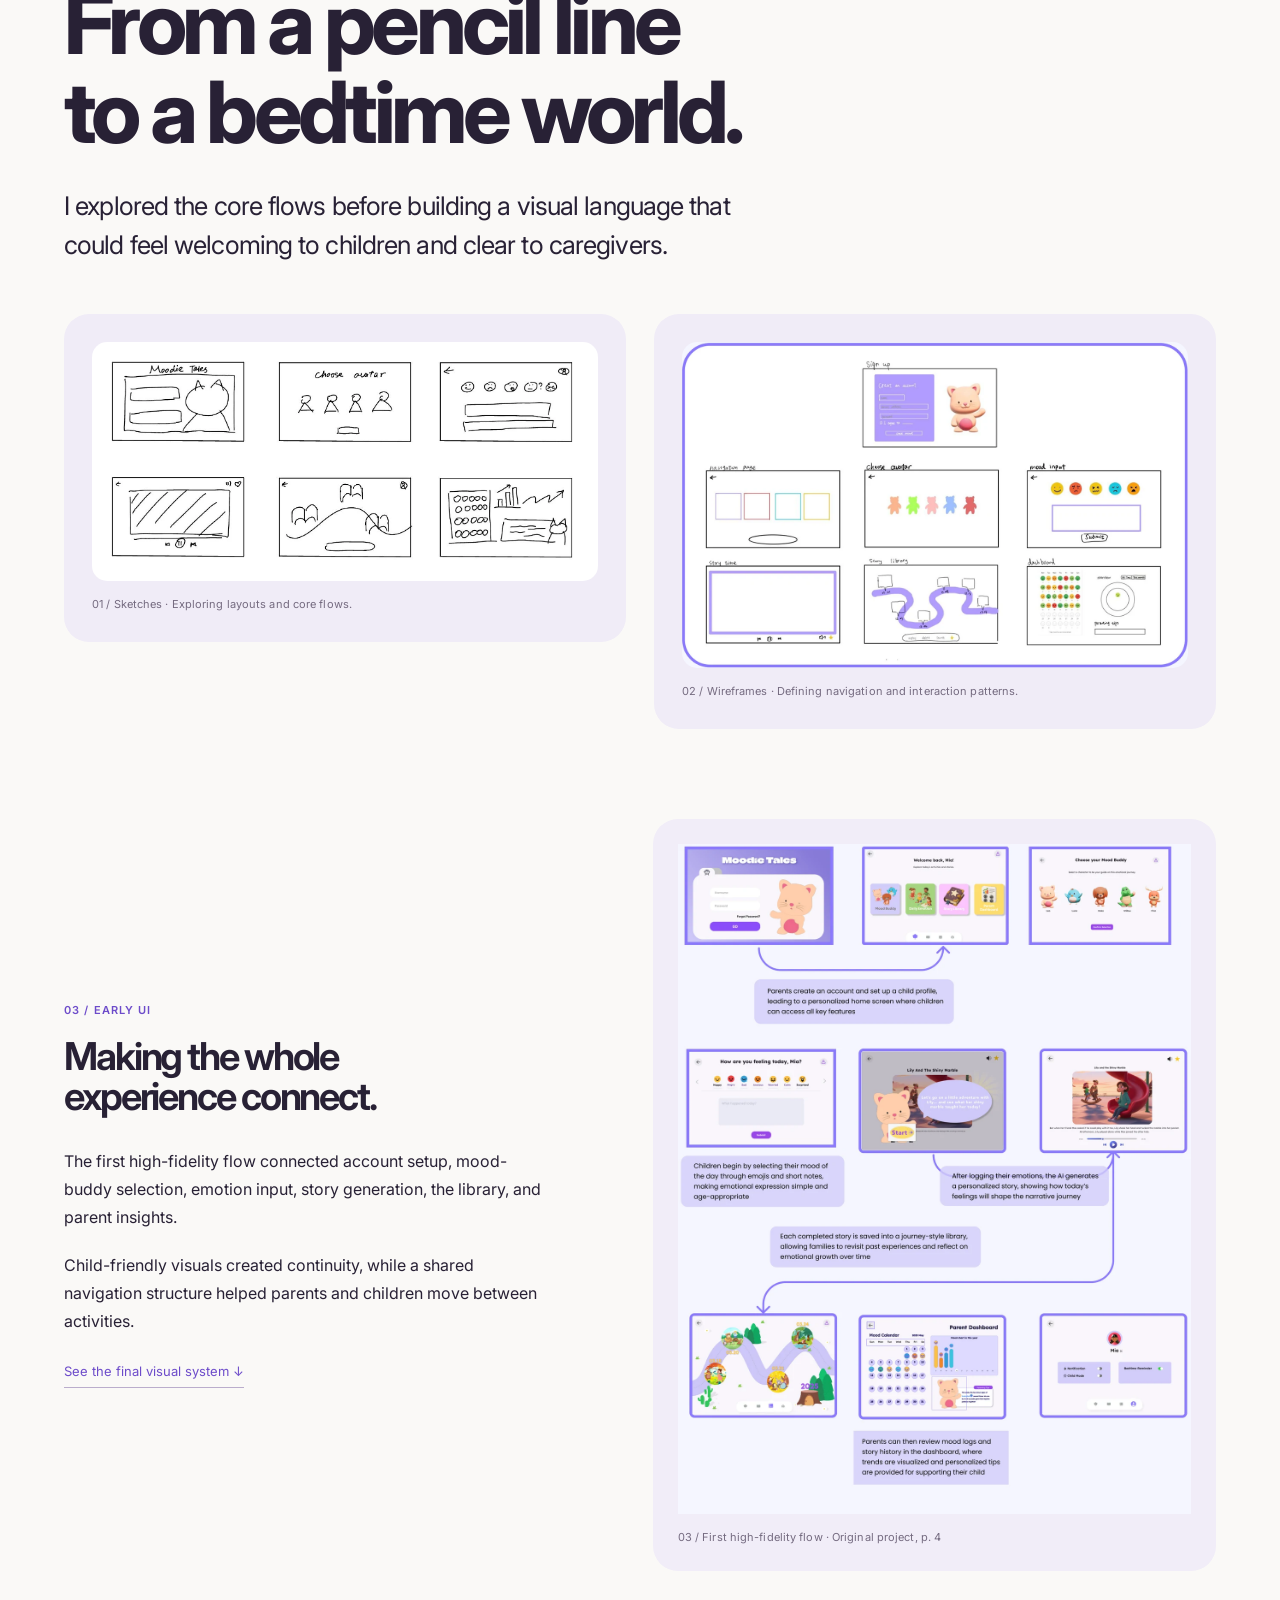
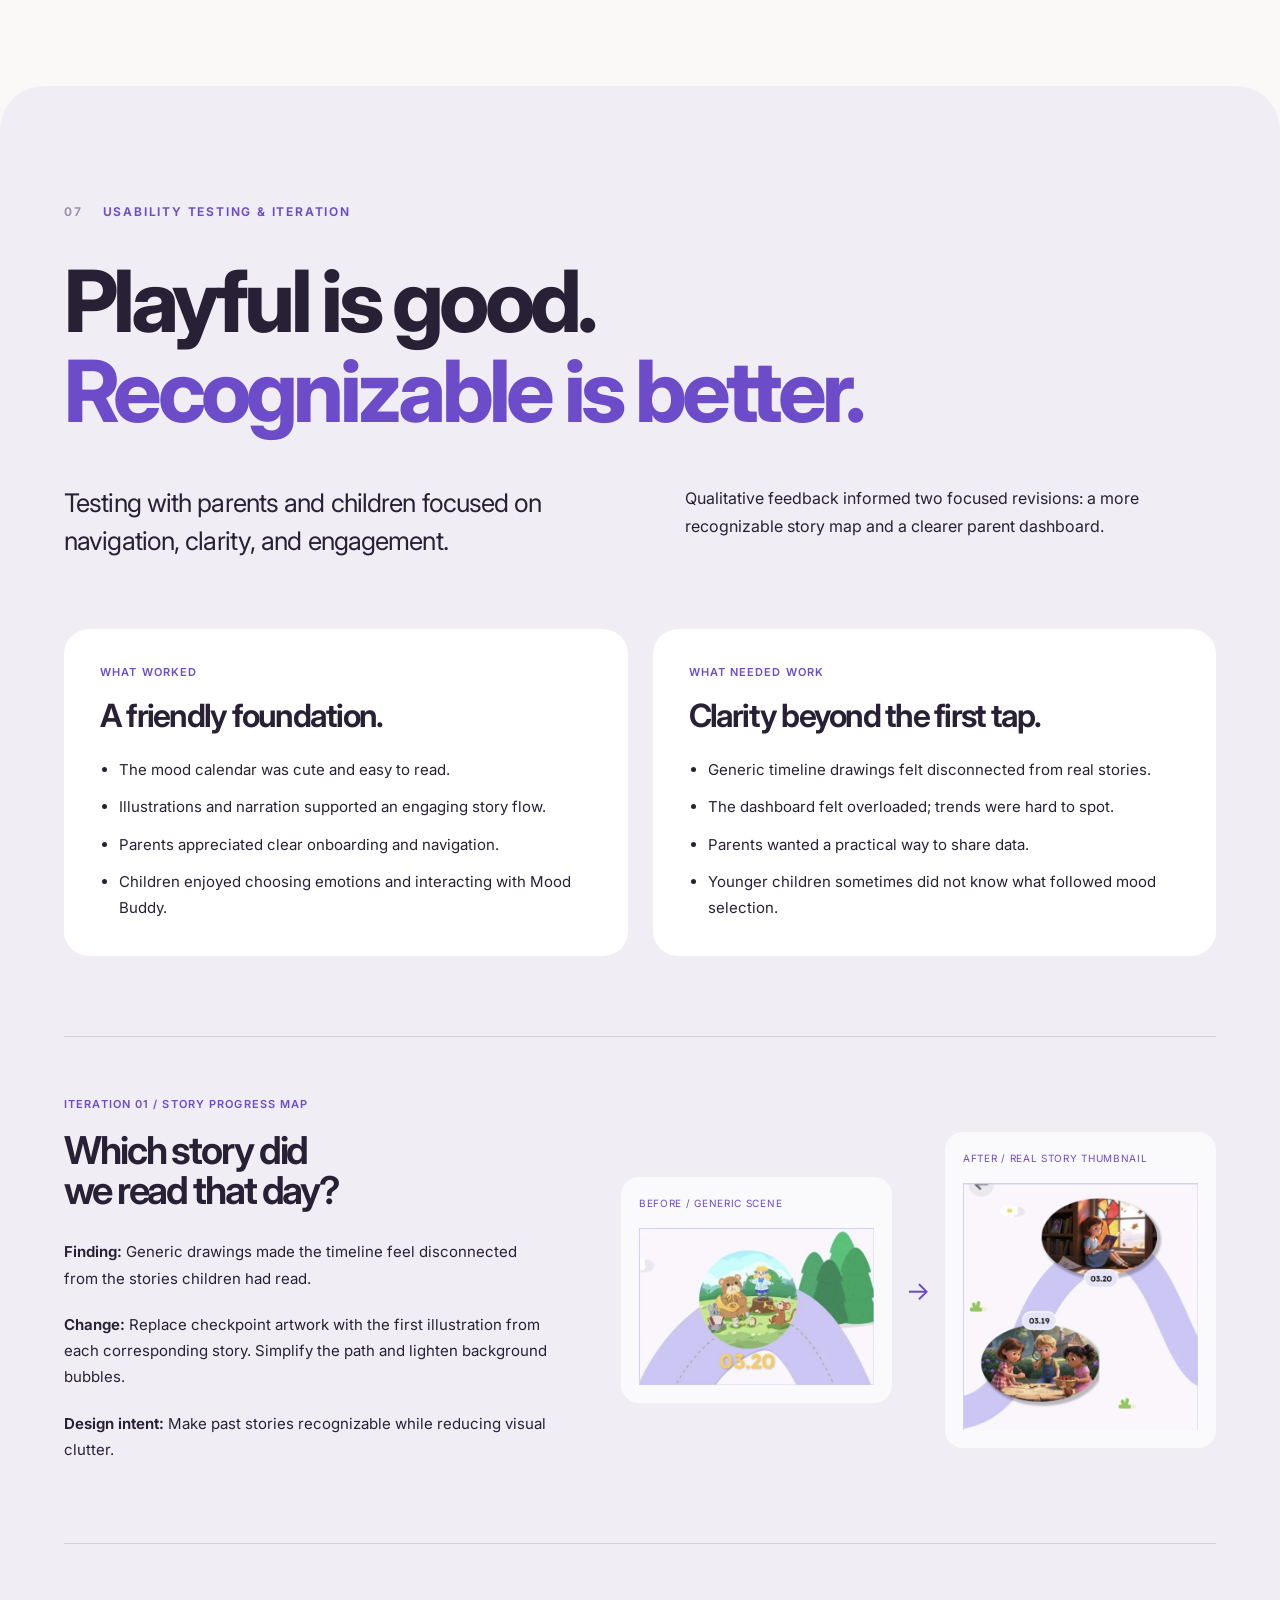
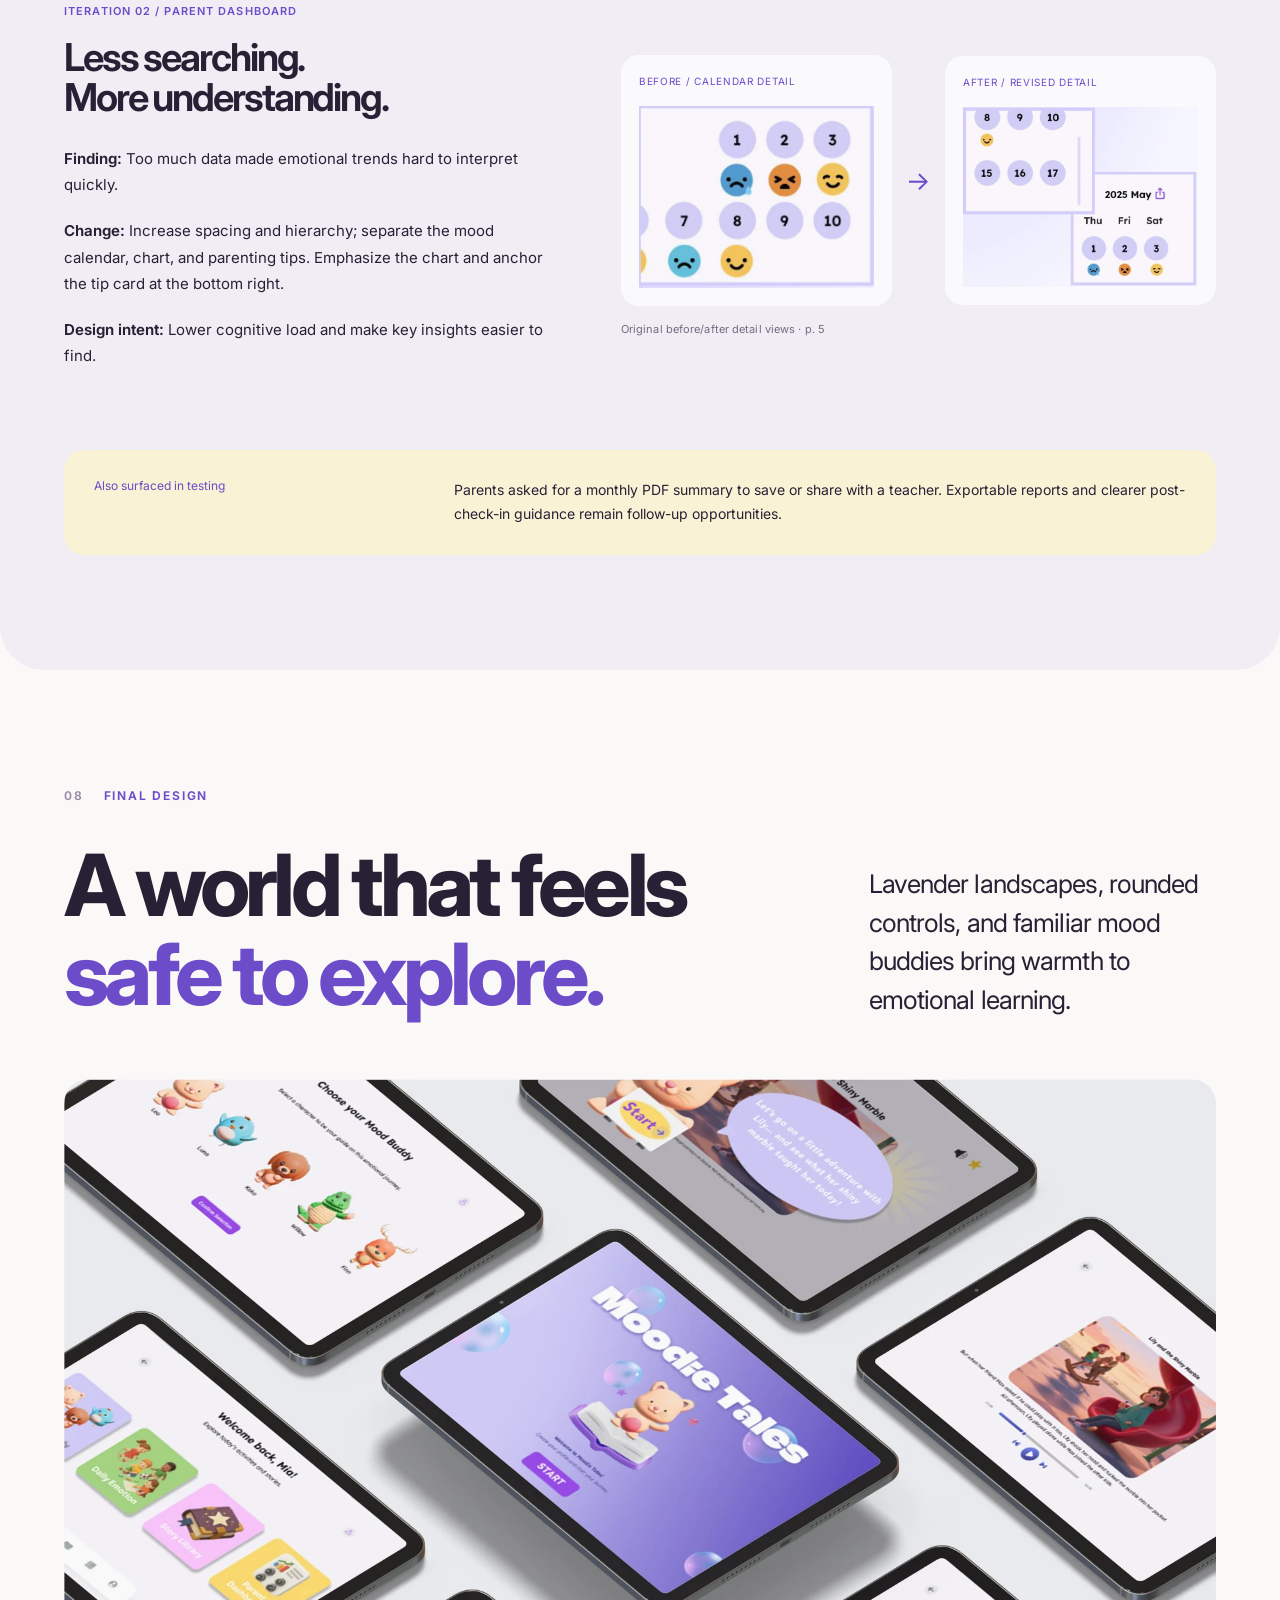
<file: moodie-tales.html>
<!doctype html>
<html lang="en"><head><meta charset="utf-8"><meta name="viewport" content="width=device-width,initial-scale=1"><title>Moodie Tales — Sofie Wang</title><meta name="description" content="A UX case study exploring emotional learning through personalized bedtime stories. Research, design, and iteration by Sofie Wang."><meta name="theme-color" content="#eeebfb"><link rel="preconnect" href="https://fonts.googleapis.com"><link rel="preconnect" href="https://fonts.gstatic.com" crossorigin><link href="https://fonts.googleapis.com/css2?family=Inter:wght@400;450;500;550;600;650;700;750;800;850;900&display=swap" rel="stylesheet"><link rel="stylesheet" href="moodie-tales.css"><link rel="stylesheet" href="journey-map.css"><link rel="stylesheet" href="competitive-analysis.css"><script src="moodie-tales.js" defer></script><script type="module" src="journey-map.js"></script><script type="module" src="competitive-analysis.js"></script></head><body><a class="skip" href="#problem">Skip to case study</a><header class="site-header"><a class="wordmark" href="index.html">sofie wang<span>Research · Design · Learning</span></a><a class="back" href="index.html#work">All projects ↗</a></header><main>
<section class="hero" id="overview" data-nav="overview"><div class="hero-copy"><p class="eyebrow">A little feeling. A whole new world.</p><h1>Moodie<br><span>Tales<span class="title-star" aria-hidden="true">✳</span></span></h1><p class="hero-description">Turning everyday emotions into <em>extraordinary bedtime stories.</em></p><p class="intro">A story-based app helping children aged 3–8 recognize, express, and reflect on their feelings—with their parents by their side.</p><a class="button" href="#problem">Explore the Project <span>↓</span></a></div><div class="hero-art"><div class="hero-orbit" aria-hidden="true"></div><img width="1800" height="1202" src="mt-hero.webp" alt="Original Moodie Tales iPad mockups showing emotion check-in, mood buddies, storytelling, and the home screen" fetchpriority="high"><span class="art-note">Designed for little feelings<br>and meaningful connections.</span></div><dl class="project-meta"><div><dt>My role</dt><dd>UX Researcher &amp; Designer</dd></div><div><dt>Duration</dt><dd>3 months</dd></div><div><dt>Tools</dt><dd>Figma · Miro</dd></div><div><dt>Project</dt><dd>Personal · EdTech · iPad concept</dd></div></dl></section>
<nav class="floating-nav" aria-label="Case study sections"><a href="#overview" aria-current="location">Overview</a><a href="#research">Research</a><a href="#insights">Insights</a><a href="#design">Design</a><a href="#testing">Testing</a><a href="#reflection">Reflection</a></nav>
<section class="section problem" id="problem" data-nav="overview"><p class="eyebrow"><span>02</span> The problem</p><h2>Big feelings.<br><span class="muted">Still finding</span><br>the words.</h2><div class="split problem-body"><p class="lead">Children experience a rich emotional world long before they can easily explain it.</p><div><p>Spending time with young children, I noticed how tantrums, silence, and sudden mood shifts can hold feelings they are still learning to navigate. Parents care deeply, but often lack simple tools to support that learning.</p><p>Bedtime offered an opportunity: a familiar moment of connection where feelings could become stories, rather than another lesson.</p></div></div><div class="stats"><article><strong>80<span>%</span></strong><p>of surveyed parents regularly follow children’s emotional development topics.</p></article><article><strong>66.7<span>%</span></strong><p>agree daily emotion tracking helps children understand and express feelings.</p></article><article><strong>86.7<span>%</span></strong><p>are interested in bedtime stories generated from emotional keywords.</p></article></div><p class="source">Parent survey · 15 parents with children aged 3–8 · Original project, p. 1. Descriptive findings from this small sample.</p></section>
<section class="section research" id="research" data-nav="research"><p class="eyebrow"><span>03</span> Research</p><div class="section-intro"><h2>Two users.<br>One shared ritual.</h2><p class="lead">Understanding a child’s need for expression—and a parent’s need for simplicity.</p></div><div class="research-cards"><article class="card"><span class="small-label">01 / Secondary research</span><h3>A foundation in social-emotional learning.</h3><p>The literature reviewed in the project positioned ages 3–8 as a formative period for SEL. Bedtime routines and guided storytelling offered natural ways to practice emotional literacy.</p><p class="source">Original review: O’Conner et al. (2017); Durlak et al. (2011).</p></article><article class="card yellow"><span class="small-label">02 / Parent survey</span><h3>Interest in a story-led approach.</h3><p>The 15-parent survey suggested interest in combining daily emotion tracking with personalized bedtime stories. These findings helped shape the emotion-to-story concept.</p><p class="source">The original survey percentages are preserved above.</p></article></div><div class="persona-layout"><div><span class="small-label">03 / Personas</span><h3>A playful experience for children.<br>A lighter lift for parents.</h3><article class="persona-summary"><h4>Zoe · Working parent, 32</h4><p>Values her five-year-old daughter’s emotional growth, but struggles to find time for structured emotional education.</p><span>Design implication → Keep daily participation simple.</span></article><article class="persona-summary"><h4>Mia · Curious explorer, 5</h4><p>Expressive and imaginative, with difficulty managing frustration and sadness.</p><span>Design implication → Make abstract feelings tangible and playful.</span></article><p class="source">Research personas · Original project, p. 2</p></div><figure class="persona-image"><img class="" width="800" height="1717" src="mt-personas.webp" alt="Original Zoe and Mia persona cards with needs, characteristics, and scenario quotes" loading="lazy" decoding="async"><figcaption>Original persona artifacts · p. 2</figcaption></figure></div><div class="artifact-heading"><div><span class="small-label">04 / Journey map</span><h3>From first check-in<br>to shared reflection.</h3></div><p>The map follows onboarding, daily use, story generation, and parent insights. It surfaced friction around setup, typing, generic stories, and overwhelming data.</p></div><div class="journey-map" id="journey-map" data-journey-map>
<p>Explore the journey from onboarding to parent insights.</p>
<noscript><p>Enable JavaScript to explore each phase, or <a class="text-link" href="mt-journey.webp">view the original journey map ↗</a>.</p></noscript>
</div><div class="competitive-analysis-section" id="competitive-analysis"><div class="ca-intro"><div><span class="small-label">05 / COMPETITIVE ANALYSIS</span><h3>Stories were available.<br>Emotional continuity<br>was the opportunity.</h3></div><p>We analyzed three storytelling products to identify gaps in emotional learning, personalization, and parent engagement.</p></div><div class="competitive-analysis" data-competitive-analysis><p>Compare storytelling, emotional learning, parent experience, and accessibility.</p><noscript><p>Enable JavaScript to explore the comparison, or <a class="text-link" href="mt-competition.webp">view the original research matrix ↗</a>.</p></noscript></div></div></section>
<section class="section insights" id="insights" data-nav="insights"><p class="eyebrow"><span>04</span> Key insights & design opportunities</p><h2>Research becomes<br><em>design direction.</em></h2><p class="lead narrow">A clear line from what I learned to what the product should make possible.</p><div class="insight-table"><div class="insight-table-head"><span>Research finding</span><span>User need</span><span>Design opportunity</span></div><article class="insight-row"><div><span class="row-number">01</span><p>Strong feelings can be difficult for young children to articulate.</p></div><div><p>A simple, age-appropriate way to name a feeling.</p></div><div><h3>Emotion Check-in</h3><p>Emoji choices and a short note make daily expression approachable.</p></div></article><article class="insight-row"><div><span class="row-number">02</span><p>Surveyed parents showed interest in stories based on emotional keywords.</p></div><div><p>A story that relates to the child’s own experience.</p></div><div><h3>Personalized Storytelling</h3><p>Use the day’s emotions to shape an illustrated bedtime narrative.</p></div></article><article class="insight-row"><div><span class="row-number">03</span><p>The journey map identified a need to revisit experiences and reflect.</p></div><div><p>A recognizable connection between a story and a day.</p></div><div><h3>Story Progress</h3><p>Organize past stories along a visual journey that families can return to.</p></div></article><article class="insight-row"><div><span class="row-number">04</span><p>Parents need support without additional cognitive load.</p></div><div><p>Clear emotional patterns and practical guidance.</p></div><div><h3>Parent Dashboard</h3><p>Separate mood history, trends, and parenting tips into a readable hierarchy.</p></div></article></div></section><section class="section product" id="design" data-nav="design"><p class="eyebrow"><span>05</span> Design goals & product</p><div class="section-intro"><h2>A small ritual.<br>A growing connection.</h2><p class="lead">Recognize a feeling. Turn it into a story. Make room to reflect.</p></div><div class="feature-grid"><article class="feature-card"><div class="screen-stage"><img class="" width="1600" height="1051" src="mt-checkin.webp" alt="Original Moodie Tales Emotion Check-in screen" loading="lazy" decoding="async"></div><div class="feature-text"><span class="small-label">01 / The product</span><h3>Emotion Check-in</h3><p>Simple emoji choices and short notes help children record how they feel, without needing a long explanation.</p></div></article><article class="feature-card"><div class="screen-stage"><img class="" width="1322" height="920" src="mt-story.webp" alt="Original Moodie Tales Personalized Storytelling screen" loading="lazy" decoding="async"></div><div class="feature-text"><span class="small-label">02 / The product</span><h3>Personalized Storytelling</h3><p>Daily moods become illustrated narratives with narration, offering a space to explore feelings through a character’s experience.</p></div></article><article class="feature-card"><div class="screen-stage"><img class="" width="1090" height="756" src="mt-progress.webp" alt="Original Moodie Tales Story Progress screen" loading="lazy" decoding="async"></div><div class="feature-text"><span class="small-label">03 / The product</span><h3>Story Progress</h3><p>A journey-style library brings past stories together so families can revisit experiences and reflect on emotional growth.</p></div></article><article class="feature-card"><div class="screen-stage"><img class="" width="1600" height="1114" src="mt-dashboard.webp" alt="Original Moodie Tales Parent Dashboard screen" loading="lazy" decoding="async"></div><div class="feature-text"><span class="small-label">04 / The product</span><h3>Parent Dashboard</h3><p>Mood history, emotional trends, and parenting tips turn daily interactions into a clearer picture for caregivers.</p></div></article></div></section><section class="section process" id="process" data-nav="design"><p class="eyebrow"><span>06</span> Design process</p><h2>From a pencil line<br>to a bedtime world.</h2><p class="lead narrow">I explored the core flows before building a visual language that could feel welcoming to children and clear to caregivers.</p><div class="process-grid"><figure class=""><img class="" width="1449" height="685" src="mt-sketches.webp" alt="Six original hand-drawn sketches of entry, character selection, emotion input, story, library, and dashboard" loading="lazy" decoding="async"><figcaption>01 / Sketches · Exploring layouts and core flows.</figcaption></figure><figure class=""><img class="" width="1300" height="838" src="mt-wireframes.webp" alt="Original low-fidelity Moodie Tales wireframes" loading="lazy" decoding="async"><figcaption>02 / Wireframes · Defining navigation and interaction patterns.</figcaption></figure></div><div class="early-layout"><div><span class="small-label">03 / Early UI</span><h3>Making the whole<br>experience connect.</h3><p>The first high-fidelity flow connected account setup, mood-buddy selection, emotion input, story generation, the library, and parent insights.</p><p>Child-friendly visuals created continuity, while a shared navigation structure helped parents and children move between activities.</p><a class="text-link" href="#final-design">See the final visual system ↓</a></div><figure class=""><img class="" width="1200" height="1566" src="mt-early-flow.webp" alt="Original first-design flow showing sign-in, home, mood buddy, check-in, storytelling, library, dashboard, and profile" loading="lazy" decoding="async"><figcaption>03 / First high-fidelity flow · Original project, p. 4</figcaption></figure></div></section>
<section class="section testing" id="testing" data-nav="testing"><p class="eyebrow"><span>07</span> Usability testing & iteration</p><h2>Playful is good.<br><em>Recognizable is better.</em></h2><div class="split"><p class="lead">Testing with parents and children focused on navigation, clarity, and engagement.</p><p>Qualitative feedback informed two focused revisions: a more recognizable story map and a clearer parent dashboard.</p></div><div class="testing-notes"><article class="card"><span class="small-label">What worked</span><h3>A friendly foundation.</h3><ul><li>The mood calendar was cute and easy to read.</li><li>Illustrations and narration supported an engaging story flow.</li><li>Parents appreciated clear onboarding and navigation.</li><li>Children enjoyed choosing emotions and interacting with Mood Buddy.</li></ul></article><article class="card"><span class="small-label">What needed work</span><h3>Clarity beyond the first tap.</h3><ul><li>Generic timeline drawings felt disconnected from real stories.</li><li>The dashboard felt overloaded; trends were hard to spot.</li><li>Parents wanted a practical way to share data.</li><li>Younger children sometimes did not know what followed mood selection.</li></ul></article></div><article class="iteration"><div class="iteration-copy"><span class="small-label">Iteration 01 / Story Progress Map</span><h3>Which story did<br>we read that day?</h3><p><strong>Finding:</strong> Generic drawings made the timeline feel disconnected from the stories children had read.</p><p><strong>Change:</strong> Replace checkpoint artwork with the first illustration from each corresponding story. Simplify the path and lighten background bubbles.</p><p><strong>Design intent:</strong> Make past stories recognizable while reducing visual clutter.</p></div><div class="comparison"><figure><span class="comparison-label">Before / Generic scene</span><img class="" width="538" height="360" src="mt-map-before.webp" alt="Before: generic scene used as the story checkpoint" loading="lazy" decoding="async"></figure><span class="comparison-arrow" aria-hidden="true">→</span><figure><span class="comparison-label">After / Real story thumbnail</span><img class="" width="538" height="564" src="mt-map-after.webp" alt="After: recognizable story illustrations along a simplified lavender path" loading="lazy" decoding="async"></figure></div></article><article class="iteration"><div class="iteration-copy"><span class="small-label">Iteration 02 / Parent Dashboard</span><h3>Less searching.<br>More understanding.</h3><p><strong>Finding:</strong> Too much data made emotional trends hard to interpret quickly.</p><p><strong>Change:</strong> Increase spacing and hierarchy; separate the mood calendar, chart, and parenting tips. Emphasize the chart and anchor the tip card at the bottom right.</p><p><strong>Design intent:</strong> Lower cognitive load and make key insights easier to find.</p></div><div class="comparison dashboard-comparison"><figure><span class="comparison-label">Before / Calendar detail</span><img class="" width="533" height="411" src="mt-calendar-before.webp" alt="Original before detail of the parent mood calendar" loading="lazy" decoding="async"></figure><span class="comparison-arrow" aria-hidden="true">→</span><figure><span class="comparison-label">After / Revised detail</span><img class="" width="663" height="510" src="mt-calendar-after.webp" alt="Revised calendar detail with additional spacing and a visible export affordance" loading="lazy" decoding="async"></figure><p class="source comparison-note">Original before/after detail views · p. 5</p></div></article><div class="testing-followup"><span>Also surfaced in testing</span><p>Parents asked for a monthly PDF summary to save or share with a teacher. Exportable reports and clearer post-check-in guidance remain follow-up opportunities.</p></div></section>
<section class="section final-design" id="final-design" data-nav="design"><p class="eyebrow"><span>08</span> Final design</p><div class="section-intro"><h2>A world that feels<br><em>safe to explore.</em></h2><p class="lead">Lavender landscapes, rounded controls, and familiar mood buddies bring warmth to emotional learning.</p></div><figure class="final-montage"><img class="" width="1800" height="1202" src="mt-hero.webp" alt="Original final iPad mockup collection for Moodie Tales" loading="lazy" decoding="async"><figcaption>Final UI mockup composition · Original project, p. 6</figcaption></figure><div class="identity-grid"><article><span class="small-label">The mood buddies</span><h3>A familiar face<br>for every feeling.</h3><img class="" width="798" height="365" src="mt-characters.webp" alt="Original Moodie Tales characters: Leo, Luna, Koko, Willow, and Finn" loading="lazy" decoding="async"><p>The original character family adds warmth, playfulness, and continuity across the experience.</p></article><article><span class="small-label">The visual language</span><h3>Soft colors.<br>Clear choices.</h3><div class="swatches" aria-label="Original purple, violet, lavender, yellow, and light neutral palette"><span style="--swatch:#884CFC"></span><span style="--swatch:#A047EB"></span><span style="--swatch:#D5CCF8"></span><span style="--swatch:#FFE06F"></span><span style="--swatch:#F7F5FC"></span></div><p>The original UI pairs Climate Crisis display headings with Lexend text, rounded purple actions, and a soft neutral canvas.</p><p class="source">Case-study typography uses Inter for an editorial presentation; product screenshots retain the original type.</p></article></div><figure class="system-sheet"><img class="" width="1200" height="972" src="mt-system.webp" alt="Original design system with palette, buttons, typography specifications, and mood buddy characters" loading="lazy" decoding="async"><figcaption>Original product design-system sheet · p. 6</figcaption></figure></section><section class="section reflection" id="reflection" data-nav="reflection"><p class="eyebrow"><span>09</span> Reflection</p><h2>Design for the child.<br><span class="muted">Make room for</span><br>the parent.</h2><div class="split reflection-body"><p class="lead">The central lesson was balancing playful engagement with simplicity and clarity.</p><div><p>Designing Moodie Tales showed me that meaningful emotional insights must also be easy to understand. That tension shaped the revisions to visual hierarchy and interaction design.</p><p>The story map needed to connect to a child’s real experience. The dashboard needed to support a parent’s attention, rather than ask for more of it.</p></div></div><h3 class="next-title">Where I’d take it next</h3><p class="source">Next steps informed by the original reflection and usability feedback.</p><div class="next-grid"><article><span>01</span><h4>Deeper storytelling</h4><p>Explore more interactive stories while preserving the calm of a bedtime ritual.</p></article><article><span>02</span><h4>Adaptable parent insights</h4><p>Explore a dashboard that adjusts to caregivers’ needs, alongside exportable summaries.</p></article><article><span>03</span><h4>Connections with educators</h4><p>Investigate how families could share useful context with educators.</p></article></div><div class="endnote"><p>Thanks for following the story.</p><a class="button" href="index.html#work">Back to all projects ↗</a><a class="text-link" href="portfolios/moodie-tales.pdf" target="_blank" rel="noopener">Read the original project PDF ↗</a></div></section></main><footer><span>© Sofie Wang</span><a href="mailto:sofie10124@gmail.com">Let’s make learning meaningful ↗</a><a href="#overview">Back to top ↑</a></footer></body></html>
</file>
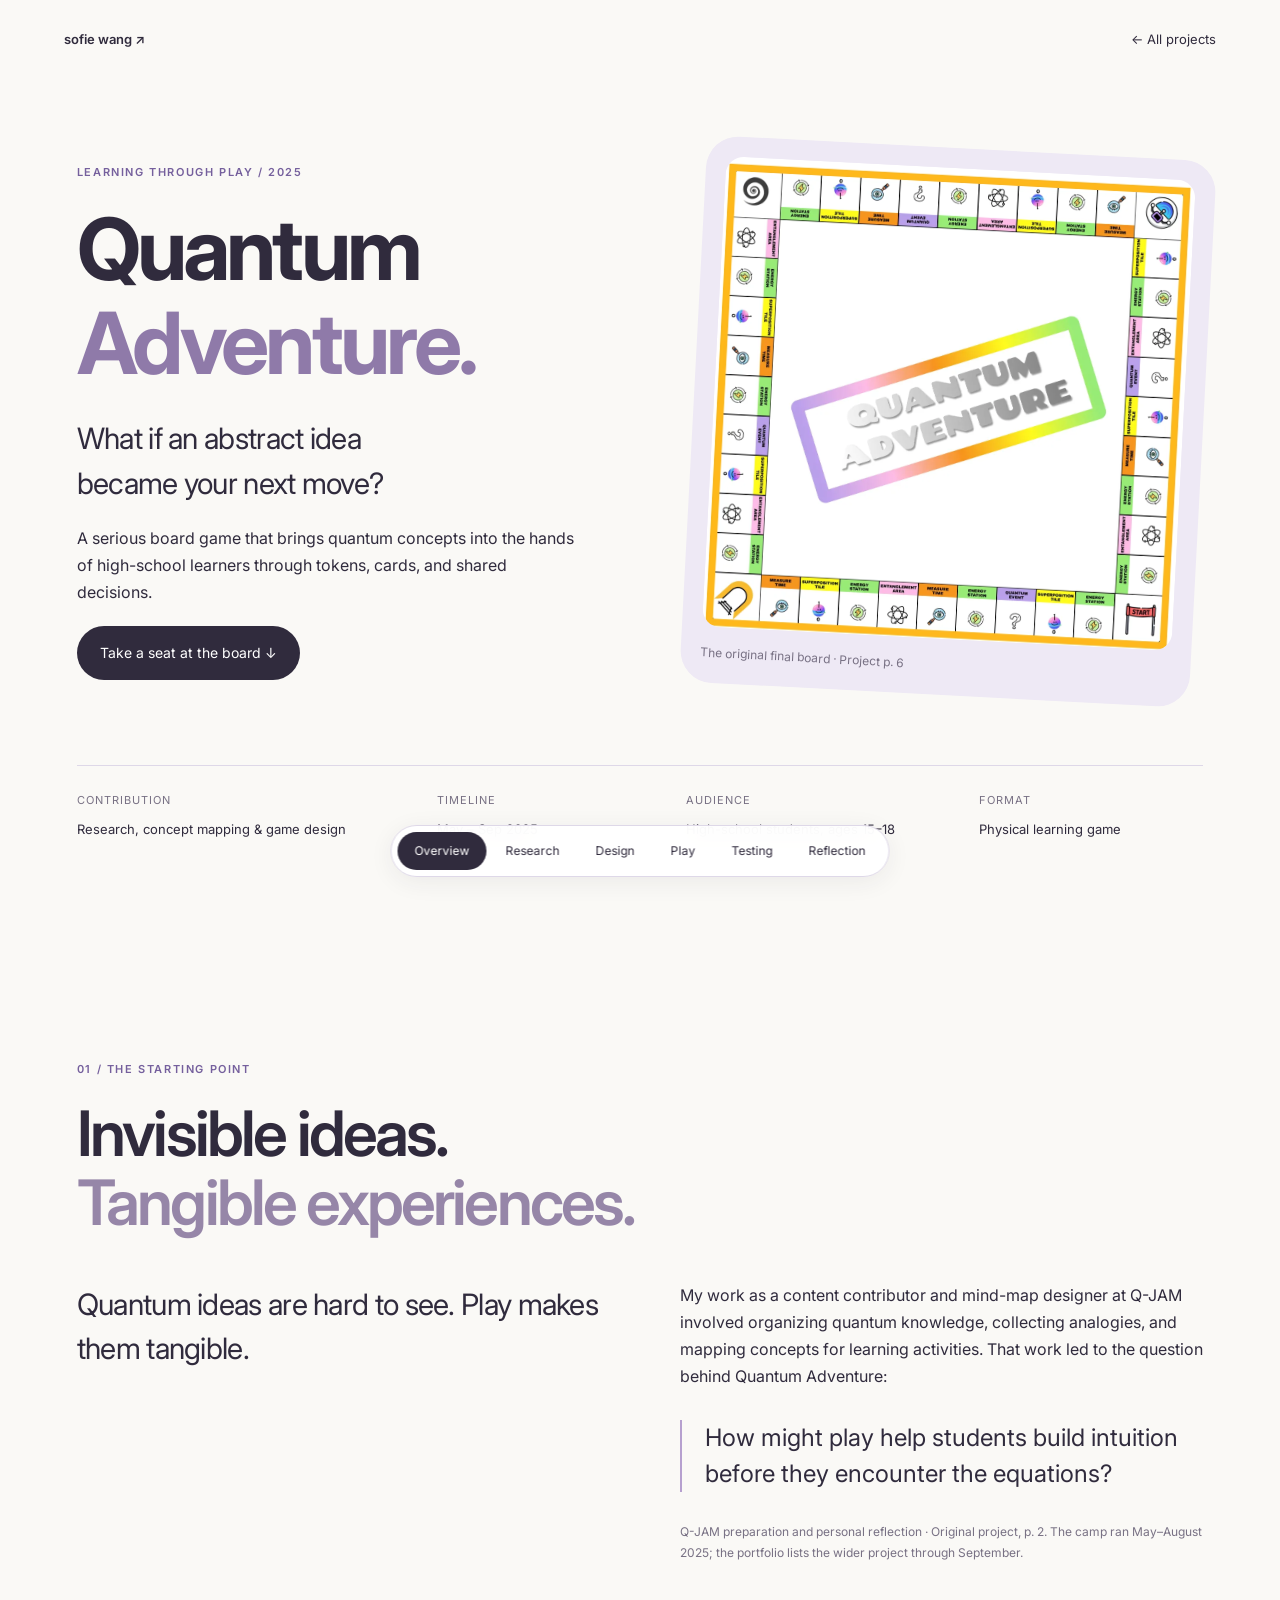
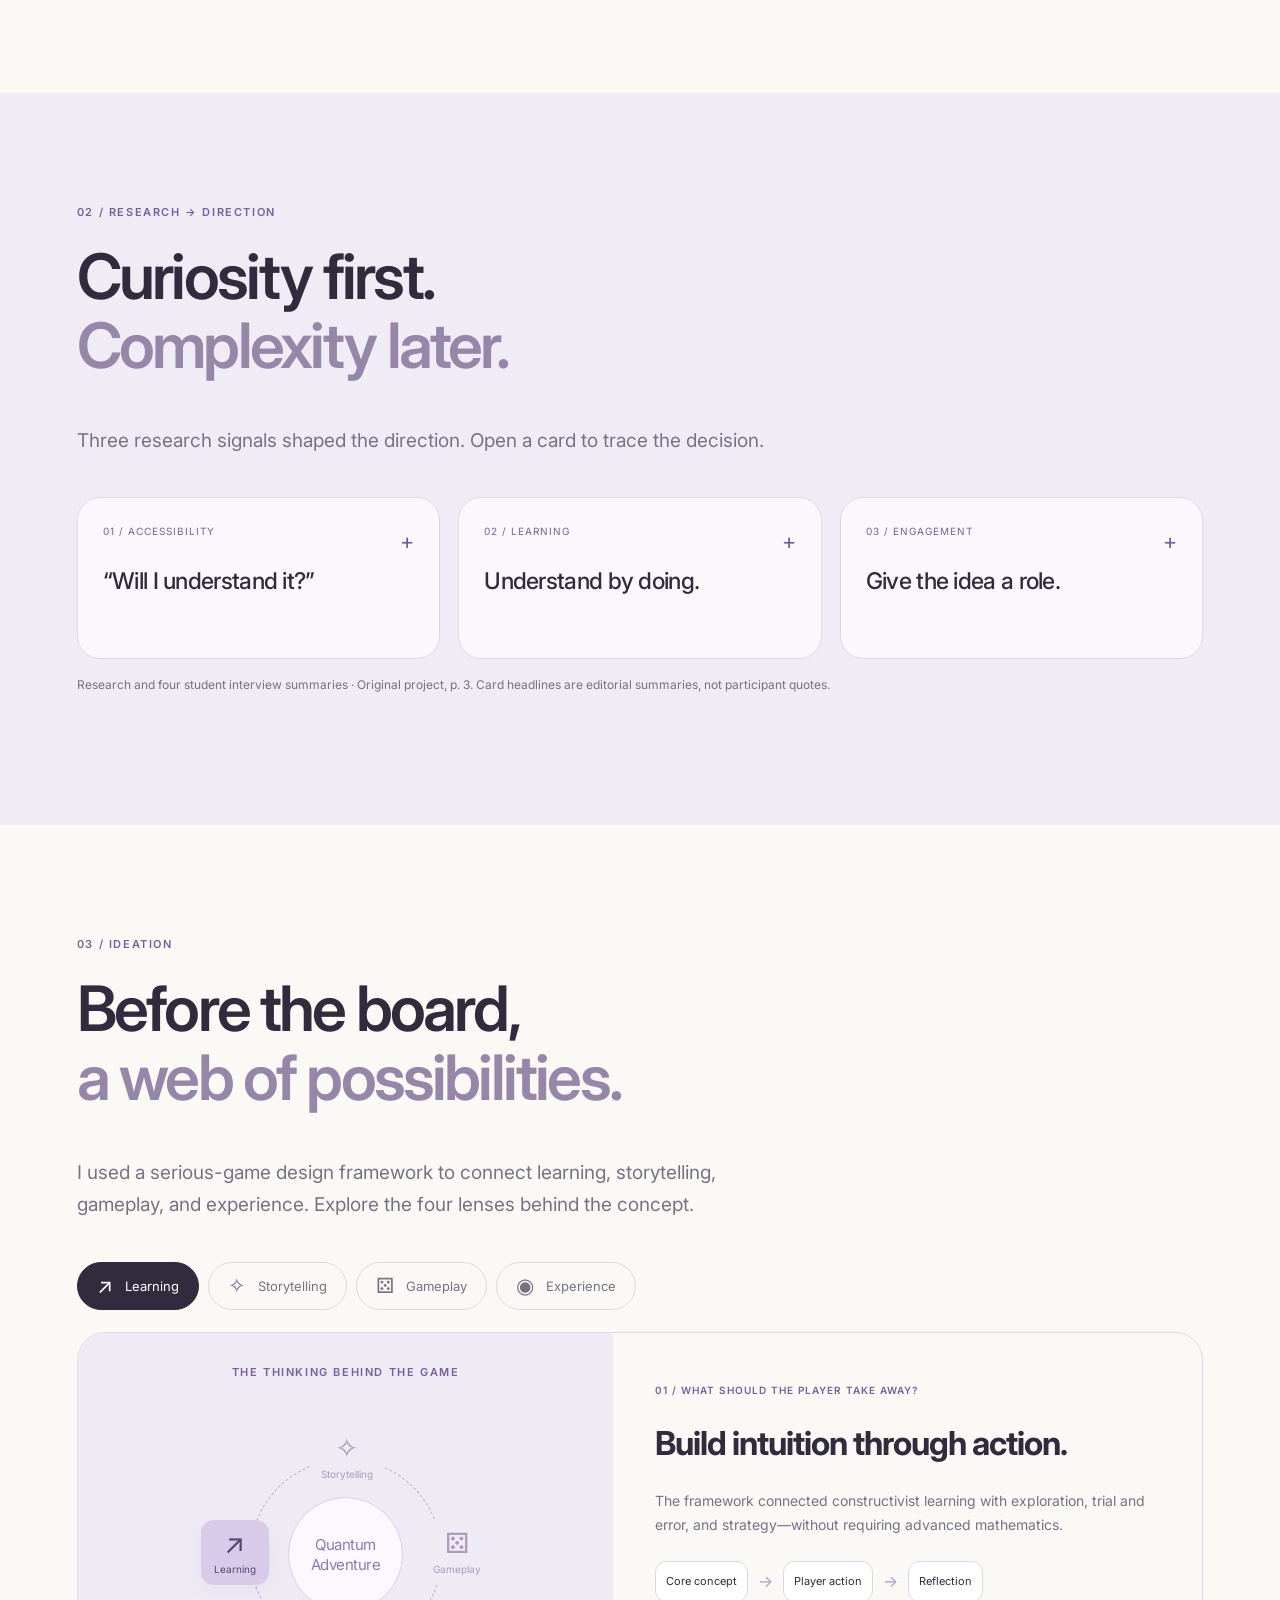
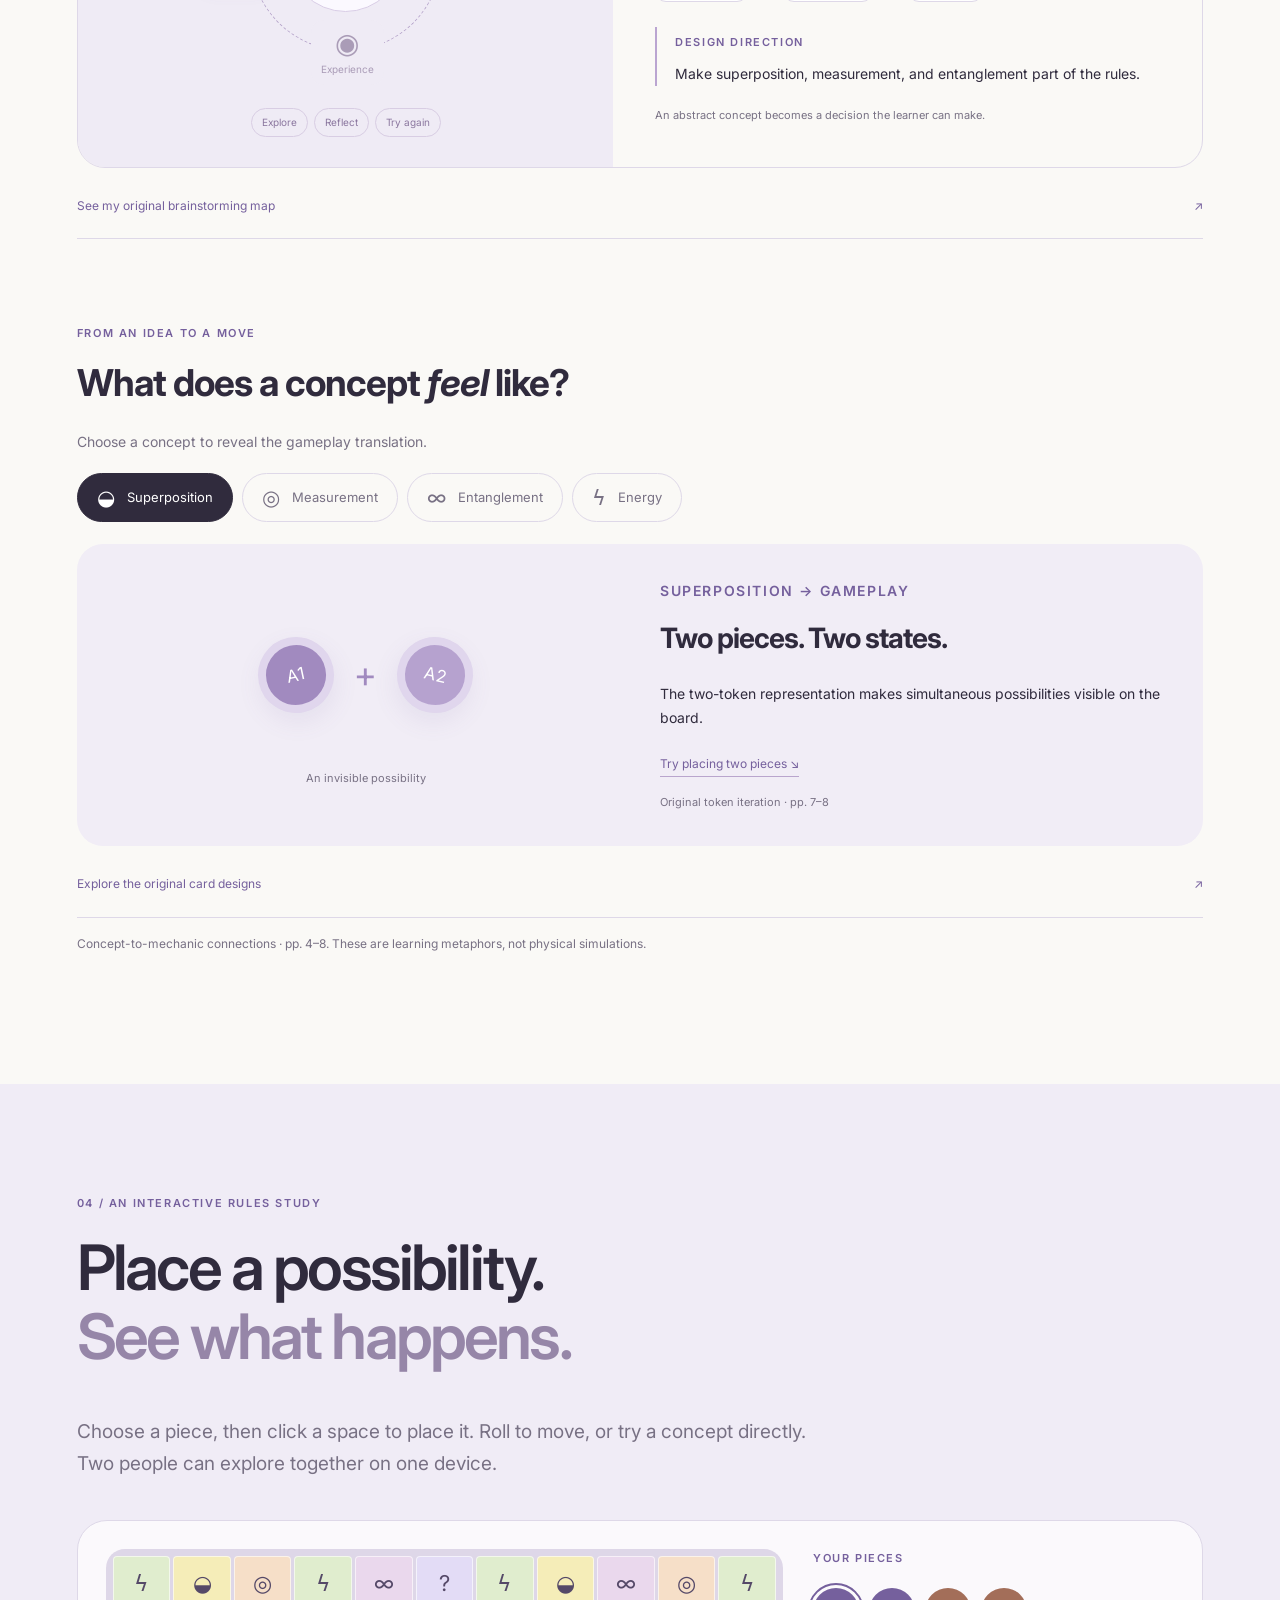
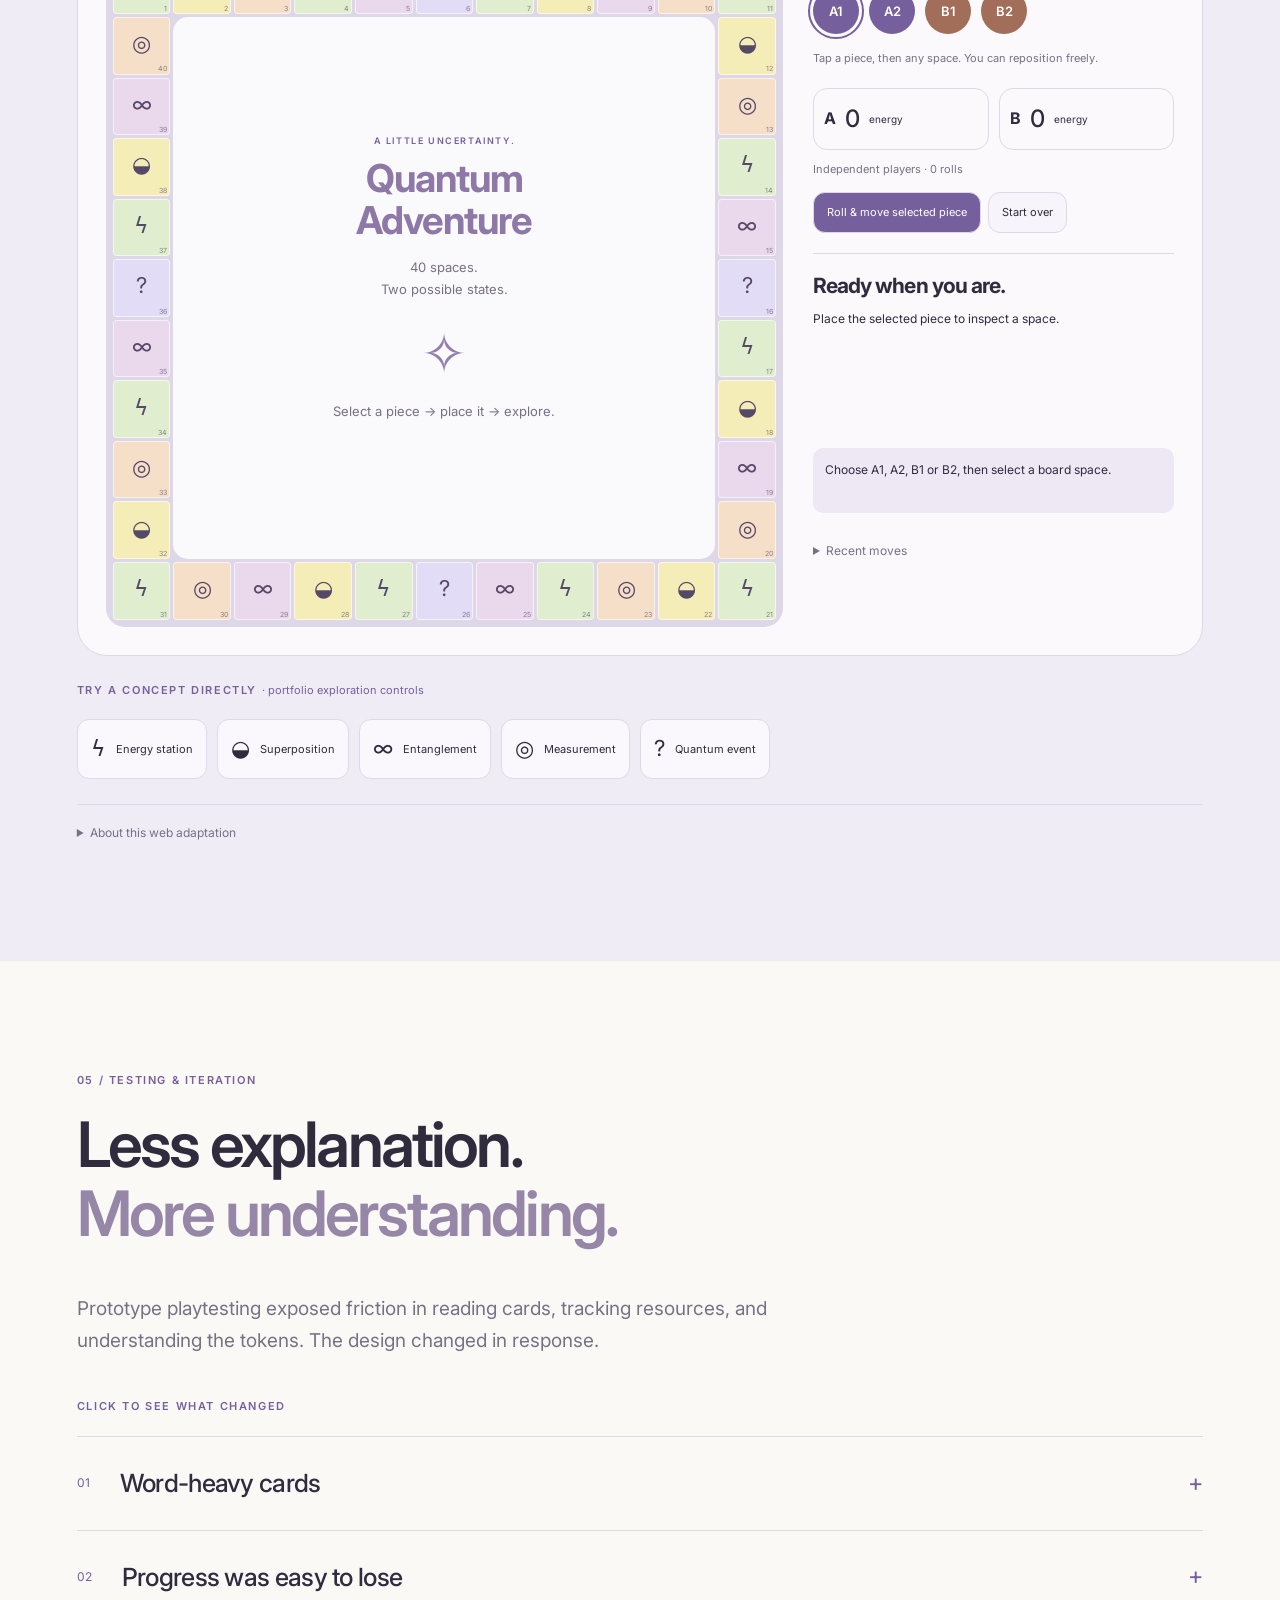
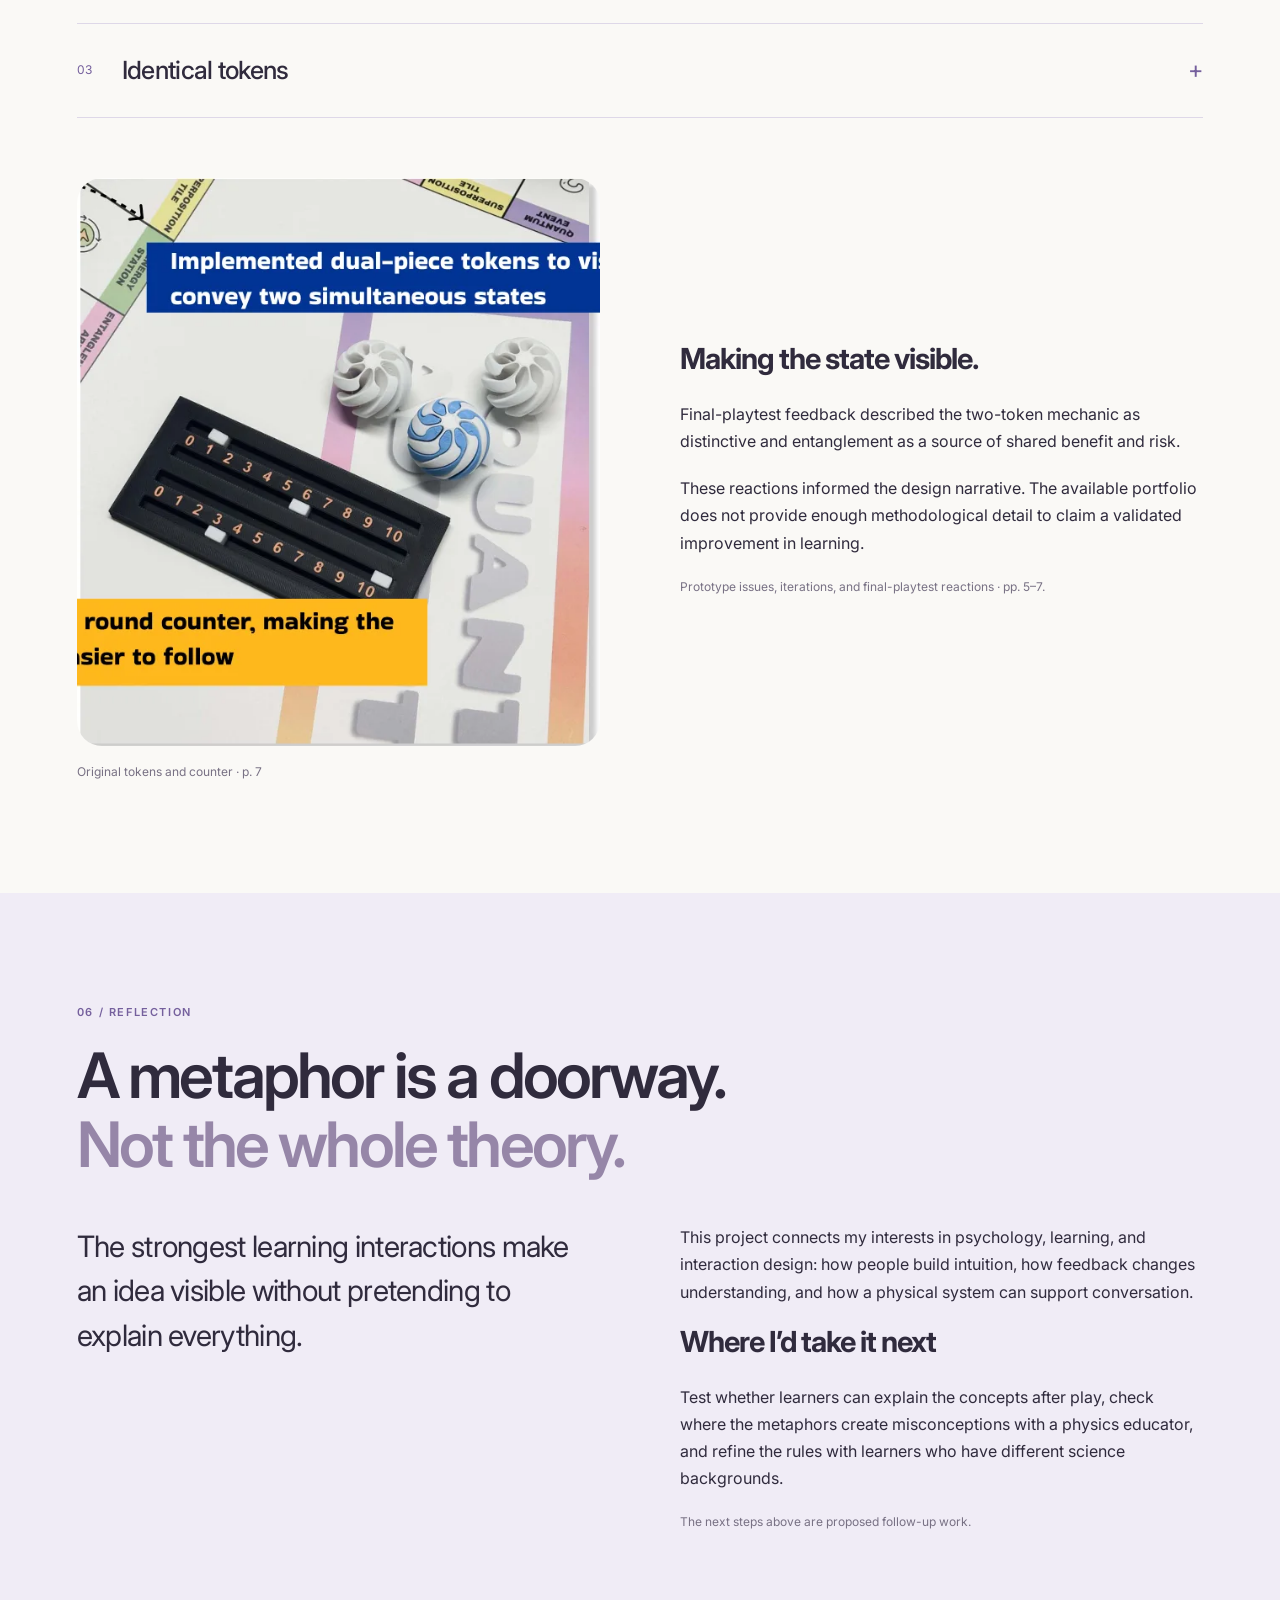
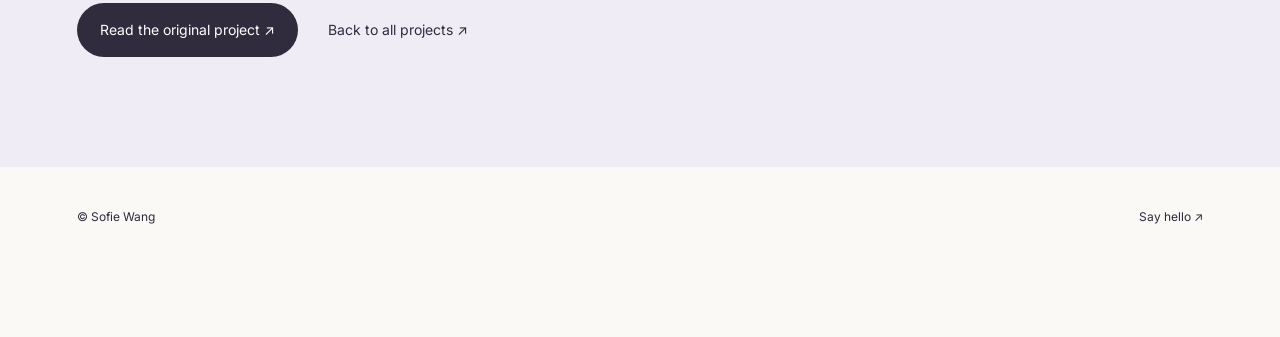
<file: quantum-adventure.html>
<!doctype html><html lang="en"><head><meta charset="utf-8"><meta name="viewport" content="width=device-width,initial-scale=1"><title>Quantum Adventure — Sofie Wang</title><meta name="description" content="Making abstract quantum concepts tangible through a serious board game. A design case study by Sofie Wang."><link rel="preconnect" href="https://fonts.googleapis.com"><link href="https://fonts.googleapis.com/css2?family=Inter:wght@400;500;600;700;800&display=swap" rel="stylesheet"><link rel="stylesheet" href="quantum-adventure.css?v=ideation2"><script type="module" src="quantum-board.js"></script><script type="module" src="quantum-explore.js"></script></head><body><a class="skip" href="#play">Skip to interactive board</a><header class="top"><a href="index.html">sofie wang ↗</a><a href="index.html#work">← All projects</a></header><main><section id="overview" class="hero"><div><p class="eyebrow">Learning through play / 2025</p><h1>Quantum<br><em>Adventure.</em></h1><p class="lead">What if an abstract idea<br>became your next move?</p><p>A serious board game that brings quantum concepts into the hands of high-school learners through tokens, cards, and shared decisions.</p><a class="button" href="#play">Take a seat at the board ↓</a></div><figure class="hero-art"><img src="[data-uri]" alt="Original Quantum Adventure forty-space game board"><figcaption>The original final board · Project p. 6</figcaption></figure><dl class="meta"><div><dt>Contribution</dt><dd>Research, concept mapping & game design</dd></div><div><dt>Timeline</dt><dd>May – Sep 2025</dd></div><div><dt>Audience</dt><dd>High-school students, ages 15–18</dd></div><div><dt>Format</dt><dd>Physical learning game</dd></div></dl></section><section id="context"><p class="eyebrow">01 / The starting point</p><h2>Invisible ideas.<br><span>Tangible experiences.</span></h2><div class="split"><p class="lead">Quantum ideas are hard to see. Play makes them tangible.</p><div><p>My work as a content contributor and mind-map designer at Q-JAM involved organizing quantum knowledge, collecting analogies, and mapping concepts for learning activities. That work led to the question behind Quantum Adventure:</p><blockquote>How might play help students build intuition before they encounter the equations?</blockquote><p class="source">Q-JAM preparation and personal reflection · Original project, p. 2. The camp ran May–August 2025; the portfolio lists the wider project through September.</p></div></div></section><section id="research" class="tinted"><p class="eyebrow">02 / Research → direction</p><h2>Curiosity first.<br><span>Complexity later.</span></h2><p class="intro">Three research signals shaped the direction. Open a card to trace the decision.</p><div class="research-reveal"><details><summary><span>01 / Accessibility</span><strong>“Will I understand it?”</strong><i>+</i></summary><p>Student interviews showed curiosity alongside difficulty with physics jargon.</p><div class="reveal-result">→ Start with familiar actions, then connect them to the scientific terms.</div></details><details><summary><span>02 / Learning</span><strong>Understand by doing.</strong><i>+</i></summary><p>Constructivism, experiential learning, and situated learning informed a cycle of doing, reflecting, and adjusting.</p><div class="reveal-result">→ Let learners make choices and see consequences together.</div></details><details><summary><span>03 / Engagement</span><strong>Give the idea a role.</strong><i>+</i></summary><p>Interview summaries described interest in board games, puzzles, and logic.</p><div class="reveal-result">→ Build quantum ideas into the mechanics, rather than add them as trivia.</div></details></div><p class="source">Research and four student interview summaries · Original project, p. 3. Card headlines are editorial summaries, not participant quotes.</p></section><section id="design"><p class="eyebrow">03 / Ideation</p><h2>Before the board,<br><span>a web of possibilities.</span></h2><p class="intro">I used a serious-game design framework to connect learning, storytelling, gameplay, and experience. Explore the four lenses behind the concept.</p><div id="ideation-explorer"></div><details class="original-map"><summary>See my original brainstorming map <span>↗</span></summary><figure><img src="[data-uri]" alt="Original serious-game ideation map connecting storytelling, learning, gameplay and user experience" loading="lazy"><figcaption>Original brainstorming framework and notes · p. 4. The explorer above reorganizes these notes for this case study; it does not imply four chronological design rounds.</figcaption></figure></details><div class="mechanism-heading"><p class="eyebrow">From an idea to a move</p><h3>What does a concept <em>feel</em> like?</h3><p>Choose a concept to reveal the gameplay translation.</p></div><div id="mechanism-explorer"></div><details class="original-map"><summary>Explore the original card designs <span>↗</span></summary><figure><img loading="lazy" src="[data-uri]" alt="Original illustrated Quantum Adventure card system"><figcaption>Original card design exploration · p. 6</figcaption></figure></details><p class="source">Concept-to-mechanic connections · pp. 4–8. These are learning metaphors, not physical simulations.</p></section><section id="play" class="play-section"><p class="eyebrow">04 / An interactive rules study</p><h2>Place a possibility.<br><span>See what happens.</span></h2><p class="intro">Choose a piece, then click a space to place it. Roll to move, or try a concept directly. Two people can explore together on one device.</p><div id="quantum-board"></div><details class="scope"><summary>About this web adaptation</summary><p>This is a learning sandbox based on the original project’s documented board effects (p. 8). The 40-space layout is rearranged for the web. Free placement, manual measurement-outcome selection, and the scenario buttons are exploration controls added for this portfolio. Entanglement counts down over three shared demo rolls. Energy stations award one energy per active token, as described in the source.</p><p>The full card deck, card dealing, special corner rules, and a competitive win condition are not reproduced. The original rules say “first to 10 points”; this sandbox tracks energy without assuming that points and energy are interchangeable. Events use only the documented +1-energy example. This demo is not evidence of user testing or learning effectiveness.</p></details></section><section id="testing"><p class="eyebrow">05 / Testing & iteration</p><h2>Less explanation.<br><span>More understanding.</span></h2><p class="intro">Prototype playtesting exposed friction in reading cards, tracking resources, and understanding the tokens. The design changed in response.</p><div class="iteration-switch"><p class="small">Click to see what changed</p><details><summary><span>01</span><b>Word-heavy cards</b><i>+</i></summary><div class="before-after"><div><span class="small">Before</span><p>Players could not read card effects quickly.</p></div><div><span class="small">After</span><h4>Icons + keywords</h4><p>Clear visual cues replaced long instructions.</p></div></div></details><details><summary><span>02</span><b>Progress was easy to lose</b><i>+</i></summary><div class="before-after"><div><span class="small">Before</span><p>Players forgot collected energy and had no way to track loops.</p></div><div><span class="small">After</span><h4>Physical trackers</h4><p>A personal energy tracker and a round counter made state visible.</p></div></div></details><details><summary><span>03</span><b>Identical tokens</b><i>+</i></summary><div class="before-after"><div><span class="small">Before</span><p>Superposition was difficult to visualize.</p></div><div><span class="small">After</span><h4>A dual-piece design</h4><p>Custom tokens visually expressed two simultaneous states.</p></div></div></details></div><div class="split token-feature"><figure><img src="[data-uri]" alt="Original dual-piece tokens and physical progress counter" loading="lazy"><figcaption>Original tokens and counter · p. 7</figcaption></figure><div><h3>Making the state visible.</h3><p>Final-playtest feedback described the two-token mechanic as distinctive and entanglement as a source of shared benefit and risk.</p><p>These reactions informed the design narrative. The available portfolio does not provide enough methodological detail to claim a validated improvement in learning.</p><p class="source">Prototype issues, iterations, and final-playtest reactions · pp. 5–7.</p></div></div></section><section id="reflection" class="tinted"><p class="eyebrow">06 / Reflection</p><h2>A metaphor is a doorway.<br><span>Not the whole theory.</span></h2><div class="split"><p class="lead">The strongest learning interactions make an idea visible without pretending to explain everything.</p><div><p>This project connects my interests in psychology, learning, and interaction design: how people build intuition, how feedback changes understanding, and how a physical system can support conversation.</p><h3>Where I’d take it next</h3><p>Test whether learners can explain the concepts after play, check where the metaphors create misconceptions with a physics educator, and refine the rules with learners who have different science backgrounds.</p><p class="source">The next steps above are proposed follow-up work.</p></div></div><div class="end"><a class="button" href="portfolios/quantum-adventure.pdf" target="_blank" rel="noopener">Read the original project ↗</a><a href="index.html#work">Back to all projects ↗</a></div></section></main><nav class="floating" aria-label="Case study sections"><a href="#overview">Overview</a><a href="#research">Research</a><a href="#design">Design</a><a href="#play">Play</a><a href="#testing">Testing</a><a href="#reflection">Reflection</a></nav><footer>© Sofie Wang <a href="mailto:sofie10124@gmail.com">Say hello ↗</a></footer></body></html>
</file>
<file: styles.css>
:root{--paper:#faf9fc;--ink:#232130;--muted:#635e70;--purple:#63418c;--line:#ded9e6;--serif:'DM Serif Display',Georgia,serif;--sans:'Inter',Arial,sans-serif}*{box-sizing:border-box}html{scroll-behavior:smooth;scroll-padding-top:110px}body{margin:0;background:var(--paper);color:var(--ink);font:400 1rem/1.75 var(--sans);-webkit-font-smoothing:antialiased}a{color:inherit;text-decoration:none}button{font:inherit;cursor:pointer}a,button{-webkit-tap-highlight-color:transparent}a:focus-visible,button:focus-visible{outline:3px solid #9c6fcb;outline-offset:5px}::selection{background:#dfcef3}h1,h2,h3,p{margin:0}h1,h2,h3{font-weight:400}img{max-width:100%;display:block}.container{width:min(1200px,calc(100% - 96px));margin:auto}.site-nav{position:sticky;top:0;background:rgba(250,249,252,.96);backdrop-filter:blur(16px);z-index:10;border-bottom:1px solid var(--line)}.site-nav .container{display:flex;align-items:center;justify-content:space-between;gap:28px;min-height:88px}.brand{font-size:14px;white-space:nowrap;letter-spacing:-.3px}.brand-highlight{font:1.8rem var(--serif);margin-right:8px}.nav-links{display:flex;gap:24px}.nav-link{font-size:14px;color:var(--muted);padding:8px 0;position:relative}.nav-link.active,.nav-link:hover{color:var(--purple)}.nav-link.active:after{content:'';position:absolute;bottom:0;left:0;right:0;height:2px;background:var(--purple)}.menu-toggle{display:none}.hero{padding:100px 0 90px;border-bottom:1px solid var(--line)}.hero-grid{display:grid;grid-template-columns:minmax(0,1.7fr) minmax(280px,.85fr);gap:70px;align-items:center}.eyebrow{text-transform:uppercase;letter-spacing:2px;font-size:12px;font-weight:600;color:var(--purple);margin-bottom:24px}.hero-title{font:400 clamp(3.3rem,5.6vw,5.6rem)/1.06 var(--serif);letter-spacing:-2px}.hero-highlight{font-style:italic;color:var(--purple)}.hero-body{max-width:560px;color:var(--muted);margin-top:28px;font-size:17px;line-height:1.85}.hero-chips{display:flex;gap:9px;flex-wrap:wrap;margin-top:26px}.hero-chip{font-size:12px;border:1px solid var(--line);padding:4px 12px;border-radius:100px}.hero-cta{display:flex;gap:12px;flex-wrap:wrap;margin-top:32px}.btn{display:inline-flex;align-items:center;justify-content:center;gap:22px;min-height:48px;padding:11px 20px;border:1px solid transparent;font:500 14px/1.5 var(--sans);border-radius:4px;transition:background .2s,color .2s}.btn-primary{background:var(--ink);color:white}.btn-primary:hover{background:var(--purple)}.btn-ghost{border-color:var(--line)}.btn-ghost:hover{border-color:var(--purple);color:var(--purple)}.btn-text{background:transparent;padding-inline:10px;color:var(--muted)}.btn-text:hover{color:var(--purple)}.hero-panel{background:#eeebf3;border:1px solid #e2dce9;border-radius:4px;padding:30px;transform:rotate(1.5deg);box-shadow:10px 14px 0 #f3f0f7}.panel-title{font:1.65rem/1.2 var(--serif);border-bottom:1px solid #d4cbdf;padding-bottom:26px;margin-bottom:22px}.panel-stats{display:grid;gap:22px}.stat-label{display:block;font-size:12px;text-transform:uppercase;letter-spacing:1.5px;color:var(--muted);margin-bottom:5px}.stat-value{font-size:14px;display:block;overflow-wrap:anywhere}.stat-value a{text-decoration:underline;text-underline-offset:4px}.section{padding:80px 0}.section+.section{border-top:1px solid var(--line)}.section-header{margin-bottom:36px}.section-header .eyebrow{margin-bottom:10px}.section-title{font:clamp(2.3rem,3.7vw,3.5rem)/1.15 var(--serif);letter-spacing:-.8px}.featured-grid{display:grid;gap:32px}.portfolio-row{display:grid;grid-template-columns:minmax(0,1.2fr) minmax(0,1fr);background:#fff;border:1px solid var(--line);border-radius:6px;overflow:hidden}.portfolio-media{display:flex;align-items:center;justify-content:center;background:#efedf3;min-width:0;padding:28px;min-height:320px}.portfolio-media img{width:100%;height:auto;max-height:390px;object-fit:contain;box-shadow:0 8px 24px #23213012;transition:transform .35s}.portfolio-row:hover img{transform:scale(1.025)}.portfolio-content{padding:38px;align-self:center;min-width:0}.portfolio-meta{font-size:12px;letter-spacing:1px;text-transform:uppercase;color:var(--muted);margin-bottom:12px}.portfolio-title{font:2.4rem/1.2 var(--serif);margin-bottom:16px}.portfolio-desc{color:var(--muted);font-size:16px;line-height:1.8}.portfolio-actions{display:flex;gap:12px;flex-wrap:wrap;margin-top:24px}#education,#leadership{background:#f0edf5}#education .container,#experience .container,#leadership .container{display:grid;grid-template-columns: .65fr 1.35fr;gap:70px}.timeline{min-width:0}.timeline-card{padding:28px 0;border-top:1px solid #cec7d9}.timeline-card:first-child{padding-top:0;border-top:0}.timeline-card:last-child{padding-bottom:0}.timeline-meta{display:flex;justify-content:space-between;gap:18px;font-size:12px;color:var(--muted);margin-bottom:12px}.timeline-meta span:last-child{flex-shrink:0}.timeline-title{font-size:1.25rem;font-weight:500;line-height:1.5;margin-bottom:8px;letter-spacing:-.25px}.timeline-text{color:var(--muted)}.timeline-list{padding-left:20px;color:var(--muted);margin:12px 0 0;line-height:1.85}.timeline-list li+li{margin-top:6px}.current-label{color:var(--purple);font-weight:600}.skill-layout{display:grid;grid-template-columns:1fr 1fr;gap:60px}.skill-cards{display:grid;gap:28px;align-content:start}.skill-card h3,.cert-highlight h3{font-weight:500;font-size:1.1rem;margin-bottom:16px}.skill-pills{display:flex;gap:10px;flex-wrap:wrap}.skill-pill{padding:7px 16px;border:1px solid var(--line);border-radius:3px;font-size:14px}.cert-grid{display:grid;gap:24px}.cert-card{padding-top:20px;border-top:1px solid var(--line)}.cert-label{font-size:12px;color:var(--purple);display:block;margin-bottom:6px}.cert-card strong{font-size:16px;font-weight:500}.cert-card p{color:var(--muted);margin-top:8px;font-size:14px}.footer{background:var(--ink);color:white;padding:45px 0}.footer .container{display:flex;align-items:center;justify-content:space-between;gap:24px}.footer-email{font:2rem var(--serif)}.footer p{font-size:12px;color:#cec8d8}.skip-link{position:fixed;top:-100px;left:20px;padding:12px 20px;background:white;z-index:50}.skip-link:focus{top:15px}.portfolio-overlay{border:1px solid var(--line);border-radius:10px;padding:0;width:min(1100px,94vw);max-width:94vw;height:88dvh;max-height:94dvh;color:var(--ink);background:var(--paper)}.portfolio-overlay::backdrop{background:#171222b3;backdrop-filter:blur(5px)}.portfolio-overlay[open]{display:flex;flex-direction:column}.overlay-header{display:flex;justify-content:space-between;gap:16px;align-items:center;padding:16px 24px}.overlay-header h2{font:1.5rem var(--serif)}.overlay-close{border:0;background:transparent;font-size:28px;min-width:44px;min-height:44px}.preview-help{padding:0 24px 16px;font-size:14px;color:var(--muted)}.preview-help a{text-decoration:underline}.portfolio-overlay iframe{border:0;flex:1;width:100%;min-height:0;background:white}.modal-open{overflow:hidden}@media(min-width:1500px){.hero{padding:115px 0}}@media(max-width:1100px){.nav-links{gap:16px}.brand{font-size:12px}.brand-highlight{font-size:1.5rem}.container{width:calc(100% - 64px)}.hero-grid{gap:36px}.hero-panel{padding:24px}.portfolio-content{padding:28px}.portfolio-media{padding:18px}#education .container,#experience .container,#leadership .container{gap:40px}.timeline-meta{flex-direction:column;gap:3px}}@media(max-width:850px){.site-nav .container{min-height:76px;flex-wrap:wrap;gap:0}.menu-toggle{display:flex;align-items:center;gap:20px;min-height:44px;background:none;border:0;padding:8px;font-size:14px}.nav-links{display:none;flex-basis:100%;padding:8px 0 20px;grid-template-columns:repeat(3,minmax(0,1fr));gap:8px 24px}.nav-links.is-open{display:grid}.nav-link{min-height:44px;display:flex;align-items:center}.hero{padding:60px 0}.hero-grid{grid-template-columns:1fr}.hero-intro{max-width:660px}.hero-title{font-size:clamp(3rem,8.4vw,4.6rem)}.hero-panel{transform:none;box-shadow:none;max-width:none;margin-top:10px}.panel-stats{grid-template-columns:1fr 1fr;gap:20px}.panel-title{padding-bottom:18px;margin-bottom:18px}.portfolio-row{grid-template-columns:1fr}.portfolio-media{min-height:0;padding:24px}.portfolio-media img{max-height:440px}.portfolio-content{padding:28px}.section{padding:60px 0}#education .container,#experience .container,#leadership .container{grid-template-columns:1fr;gap:0}.timeline-meta{flex-direction:row}.skill-layout{gap:32px}.hero-body{font-size:16px}}@media(max-width:520px){.container{width:calc(100% - 40px)}.brand{font-size:12px}.brand-highlight{font-size:1.45rem}.hero{padding:42px 0 48px}.eyebrow{font-size:12px;letter-spacing:1.3px}.hero-title{font-size:clamp(2.75rem,11vw,3.6rem);letter-spacing:-1px}.hero-body{margin-top:22px}.hero-cta{gap:10px}.btn{gap:14px;padding:11px 16px}.hero-panel{padding:24px}.panel-stats{grid-template-columns:1fr}.hero-chips{gap:7px}.hero-chip{padding:4px 10px}.section-title{font-size:2.25rem}.portfolio-content{padding:24px}.portfolio-media{padding:16px}.portfolio-title{font-size:2rem}.portfolio-desc{font-size:16px}.portfolio-actions{gap:6px}.timeline-meta{flex-direction:column;gap:4px}.timeline-meta span:last-child{flex-shrink:1}.skill-layout{grid-template-columns:1fr}.footer .container{align-items:flex-start;flex-direction:column}.overlay-header{padding:12px 16px}.preview-help{padding:0 16px 12px}.section{padding:48px 0}}@media(prefers-reduced-motion:reduce){html{scroll-behavior:auto}*,*:before,*:after{transition:none!important;animation:none!important}}
/* Sofie's handmade studio — October 2026 */
:root{--paper:#fdfbff;--ink:#3e3548;--muted:#746b7e;--purple:#8c749e;--line:#e8e1ee;--pink:#b9a2ce;--sans:'Inter',Arial,sans-serif}
body{background:var(--paper)}.site-nav{background:rgba(253,251,255,.94);border-bottom:0}.site-nav .container{min-height:90px}.brand{font:italic 2.4rem/1 var(--serif);letter-spacing:-1.2px;color:var(--purple);display:flex;align-items:center;gap:12px}.brand-spark{font:2.1rem var(--sans);color:var(--pink);transition:transform .5s}.brand:hover .brand-spark{transform:rotate(90deg)}.nav-links{gap:34px}.nav-link{color:var(--ink);font-size:14px}.nav-link.active:after{background:var(--pink)}.hero{min-height:calc(100svh - 90px);padding:44px 0 28px;display:flex;flex-direction:column;justify-content:space-between;border-bottom:0;position:relative}.hero-grid{flex:1;grid-template-columns:1.15fr 1fr;gap:28px;align-items:center}.hero .eyebrow{font-size:13px;letter-spacing:1.8px;font-weight:400;color:var(--muted);margin-bottom:24px}.hero-title{font-size:clamp(4rem,7.7vw,7.4rem);line-height:1.12;letter-spacing:-3.5px;white-space:nowrap}.hero-name{color:var(--purple);position:relative;display:inline-block;font-style:italic}.name-underline{position:absolute;left:0;right:-4px;bottom:2px;height:8px;background:var(--pink);opacity:.75;border-radius:40% 45% 20% 50%;transform:rotate(-3deg);z-index:-1}.title-period{color:var(--pink)}.hero-body{font-size:clamp(1.3rem,2.1vw,1.8rem);color:var(--ink);line-height:1.5;margin-top:28px;font-weight:400}.hero-body em{font:1.25em 'Caveat',cursive;color:var(--pink)}.hero-school{font-size:12px;line-height:1.8;color:var(--muted);margin-top:26px;max-width:430px}.hero-school span{margin:0 7px;color:#c1b6cb}.hero-bottom{display:flex;align-items:center;justify-content:space-between;gap:24px;padding-top:36px}.scroll-cue{font-size:12px;letter-spacing:.8px;display:inline-flex;align-items:center;gap:30px;min-height:44px}.scroll-cue span{font-size:24px;color:var(--pink);transition:transform .2s}.scroll-cue:hover span{transform:translateY(5px)}.hero-signoff{font:1.2rem 'Caveat',cursive;color:var(--muted)}.playground{height:430px;position:relative;isolation:isolate;--tilt-x:0deg;--tilt-y:0deg}.line-friend{position:absolute;left:50%;top:50%;width:min(320px,75%);padding:0;border:0;background:transparent;transform:translate(calc(-50% + var(--drag-x,0px)),calc(-50% + var(--drag-y,0px))) rotate(var(--turn,-9deg)) rotateX(var(--tilt-x)) rotateY(var(--tilt-y));touch-action:none;cursor:grab;user-select:none;transition:filter .2s;filter:drop-shadow(0 16px 12px #3e354808);will-change:transform}.line-friend img{width:100%;height:auto;pointer-events:none}.line-friend:active{cursor:grabbing}.line-friend:hover{filter:drop-shadow(0 18px 18px #3e354810)}.line-friend.is-spinning{animation:happy-spin .7s cubic-bezier(.22,1,.36,1)}@keyframes happy-spin{0%,100%{rotate:0deg}35%{rotate:-7deg}70%{rotate:6deg}}.play-spark{position:absolute;pointer-events:none;transition:transform .2s;color:var(--pink)}.spark-one{left:8%;top:12%;font-size:44px;transform:rotate(-12deg)}.spark-two{right:3%;top:38%;font-size:48px;color:var(--purple)}.play-orbit{position:absolute;inset:70px 10px 55px;border:1px dashed #dce0cd;border-radius:50%;transform:rotate(-20deg);pointer-events:none;z-index:-1}.handwritten{font-family:'Caveat',cursive}.play-note{position:absolute;right:0;bottom:55px;transform:rotate(8deg);font-size:26px;line-height:1;color:var(--purple);pointer-events:none}.play-hint{position:absolute;bottom:8px;left:0;right:0;text-align:center;font-size:12px;color:var(--muted)}.reset-play{position:absolute;top:5px;right:0;background:transparent;border:0;border-bottom:1px solid transparent;color:var(--muted);font-size:12px;min-height:44px;opacity:0;transition:opacity .2s}.playground:hover .reset-play,.playground:focus-within .reset-play{opacity:1}.play-burst{position:absolute;left:50%;top:50%;font-size:24px;color:var(--pink);pointer-events:none;animation:burst-away .7s ease-out forwards}@keyframes burst-away{to{transform:translate(var(--burst-x),var(--burst-y)) rotate(80deg);opacity:0}}.section{padding:96px 0}.section-title em{font-style:italic;color:var(--purple)}.section-header .eyebrow{font-size:12px;letter-spacing:1.8px}#work{border-top:1px solid var(--line)}.featured-grid{gap:62px}.portfolio-row{background:transparent;border:0;border-radius:0;grid-template-columns:minmax(0,1.25fr) minmax(0,1fr);gap:48px}.portfolio-media{border-radius:6px;background:#f3eef8;padding:26px;min-height:330px}.portfolio-block:nth-child(2) .portfolio-media{background:#f4eff8}.portfolio-block:nth-child(3) .portfolio-media{background:#f7f3fa}.portfolio-content{padding:15px 0}.portfolio-title{font-size:2.6rem;color:var(--ink)}.portfolio-meta{letter-spacing:.7px}.portfolio-desc{font-size:16px}.portfolio-media img{box-shadow:none;max-height:420px}.btn-primary{background:var(--purple);border-radius:100px}.btn-primary:hover{background:#79618c}.btn-ghost{border-radius:100px}.btn-text{padding:10px 16px}.about-section{background:#f6f2fa}.about-grid{display:grid;grid-template-columns:1fr 1.2fr;gap:90px}.about-copy p{font-size:18px;line-height:1.85;color:var(--muted)}.about-copy p+p{margin-top:18px}#education,#leadership{background:var(--paper)}#education .container,#experience .container,#leadership .container{gap:90px;grid-template-columns:1fr 1.2fr}.timeline-card{border-color:var(--line)}.timeline-title{color:var(--ink)}.skill-pill{border-radius:100px}.footer{background:var(--ink);padding:80px 0 36px}.footer .container{align-items:flex-end}.footer-email{font:clamp(2.2rem,4.7vw,4.6rem)/1.15 var(--serif)}.footer-email em{font-style:italic;color:#8d749f}.contact-address{display:block;font:14px/1.5 var(--sans);margin-top:24px}.footer p{white-space:nowrap;color:#81758b}.reading-progress{height:2px;position:fixed;top:0;left:0;background:var(--pink);width:100%;transform:scaleX(0);transform-origin:left;z-index:20}.portfolio-overlay{background:var(--paper)}.overlay-header h2{color:var(--ink)}.cursor-halo{display:none}.skip-link{color:var(--ink)}
@media(hover:hover) and (pointer:fine){.cursor-halo{display:block;position:fixed;width:24px;height:24px;left:0;top:0;border:1px solid #b9a2ce80;border-radius:50%;pointer-events:none;z-index:30;opacity:0;transition:opacity .2s,width .2s,height .2s}.cursor-halo.visible{opacity:1}}
@media(min-width:1600px){.hero{padding-top:60px;padding-bottom:32px}.playground{height:520px}.line-friend{width:360px}}
@media(max-width:1000px){.hero-title{font-size:clamp(3.2rem,7.8vw,5.6rem);letter-spacing:-2px}.hero-grid{gap:12px}.playground{height:380px}.play-note{font-size:23px;right:-3px}.portfolio-row{gap:30px}.about-grid,#education .container,#experience .container,#leadership .container{gap:40px}.nav-links{gap:24px}}
@media(max-width:850px){.site-nav .container{min-height:76px}.hero{min-height:calc(100svh - 76px);padding:30px 0 20px}.hero-grid{grid-template-columns:1fr 1fr}.hero-title{font-size:clamp(3rem,8vw,4.3rem);letter-spacing:-2px}.hero-body{font-size:21px}.hero-school{font-size:12px}.playground{height:340px}.line-friend{width:240px;max-width:90%}.play-note{bottom:50px;font-size:20px}.play-spark{font-size:30px}.hero-signoff{display:none}.hero-bottom{padding-top:20px}.portfolio-row{grid-template-columns:1fr;gap:24px}.portfolio-content{padding:0}.portfolio-media{padding:24px}.section{padding:64px 0}.about-grid,#education .container,#experience .container,#leadership .container{grid-template-columns:1fr;gap:28px}.about-copy p{font-size:17px}.footer .container{align-items:flex-start;flex-direction:column;gap:40px}.footer{padding:60px 0 32px}}
@media(max-width:600px){.hero{padding-top:20px;min-height:calc(100svh - 76px)}.hero-grid{grid-template-columns:1fr;gap:0}.hero-intro{padding-top:16px}.hero .eyebrow{margin-bottom:14px;font-size:12px}.hero-title{font-size:clamp(3.4rem,13.6vw,5.3rem);letter-spacing:-2px}.hero-body{font-size:20px;margin-top:14px}.hero-school{font-size:12px;margin-top:16px;max-width:none}.playground{height:clamp(220px,30svh,290px);width:min(380px,100%);margin:10px auto 0}.line-friend{width:210px;max-width:62%}.play-orbit{inset:35px 20px 35px}.spark-one{left:10%;top:12%;font-size:30px}.spark-two{right:8%;font-size:34px}.play-note{right:7px;bottom:38px;font-size:21px}.play-hint{bottom:0;font-size:12px}.reset-play{opacity:1;right:8px;top:0}.hero-bottom{padding-top:8px}.scroll-cue{font-size:12px;gap:20px}.nav-links{grid-template-columns:1fr 1fr;gap:6px 30px}.brand{font-size:2.1rem}.section-title{font-size:2.35rem}.portfolio-title{font-size:2.2rem}.portfolio-media{min-height:0;padding:18px}.featured-grid{gap:48px}.portfolio-actions{gap:8px}.footer-email{font-size:2.65rem}.about-copy p{font-size:16px}.contact-address{font-size:14px}.section{padding:52px 0}}
@media(prefers-reduced-motion:reduce){.cursor-halo{display:none}.line-friend.is-spinning{animation:none}.line-friend{will-change:auto}.play-burst{display:none}}

/* Quiet lavender and fine-line illustration */
:root { --pink: #b9a2ce; }
.brand { font-size: 2.1rem; font-weight: 400; }
.brand-spark { font-size: 1.3rem; color: #baa8cc; }
.name-underline { height: 1px; bottom: 4px; opacity: .7; border-radius: 0; transform: rotate(-2deg); }
.hero-title { font-weight: 400; }
.hero-body em { color: #9c84af; }
.line-friend { width: min(310px, 74%); filter: none; --turn: 0deg; }
.line-friend:hover { filter: none; }
.play-orbit, .spark-one, .spark-two { visibility: hidden; }
.play-note { color: #ae98be; font-size: 22px; right: 26px; bottom: 64px; transform: rotate(-6deg); }
.play-hint, .reset-play { color: #94879e; font-size: 12px; }
.play-hint { letter-spacing: .5px; }
.hero-signoff { font-size: 1rem; color: #a091ad; }
.btn-primary { background: #ede5f4; color: #5e496e; border: 1px solid #e1d5eb; }
.btn-primary:hover { background: #e4d7ef; color: #4d395d; }
.footer { background: #f0e9f6; color: #51425e; }
.footer-email em { color: #9276a5; }
.footer p { color: #8d7d98; }
.cursor-halo { border-color: #bca8cc80; width: 20px; height: 20px; }
.play-burst { font-size: 16px; color: #b8a2c9; }
@media(max-width:600px) { .line-friend { width: 210px; max-width: 64%; } .play-note { font-size: 20px; right: 4px; bottom: 48px; } }
/* Image-led project gallery, with focused hover feedback. */
.featured-grid {
  grid-template-columns: repeat(2, minmax(0, 1fr));
  gap: 72px 42px;
  align-items: start;
}
.portfolio-row {
  display: flex;
  flex-direction: column;
  gap: 24px;
  overflow: visible;
}
.portfolio-media {
  position: relative;
  display: flex;
  width: 100%;
  height: auto;
  aspect-ratio: 4 / 3;
  min-height: 0;
  padding: 24px;
  border: 1px solid #e9e2f0;
  border-radius: 16px;
  overflow: hidden;
  cursor: pointer;
  isolation: isolate;
  transition: transform .45s cubic-bezier(.22,1,.36,1), box-shadow .45s ease, border-color .45s ease;
}
.portfolio-media img {
  width: 100%;
  height: 100%;
  max-height: none;
  object-fit: contain;
  transform: scale(1);
  transform-origin: center;
  transition: transform .7s cubic-bezier(.22,1,.36,1);
  will-change: transform;
}
.portfolio-row:hover img { transform: scale(1); }
.portfolio-content { padding: 0 4px; width: 100%; }
.portfolio-title { font-size: 2.15rem; margin-bottom: 14px; }
.portfolio-meta { font-size: 12px; letter-spacing: .5px; }
.portfolio-desc { font-size: 16px; line-height: 1.8; }
.portfolio-actions { margin-top: 20px; }
.project-peek {
  position: absolute;
  right: 18px;
  bottom: 18px;
  padding: 10px 16px;
  font: 500 13px/1.4 var(--sans);
  color: #655174;
  background: rgba(253,251,255,.95);
  border: 1px solid #e2d8ea;
  border-radius: 100px;
  opacity: 0;
  transform: translateY(8px);
  transition: opacity .25s ease, transform .35s ease;
  pointer-events: none;
}
@media (hover:hover) and (pointer:fine) {
  .portfolio-media:hover {
    transform: translateY(-5px);
    border-color: #d3c1e2;
    box-shadow: 0 18px 40px #79618c14;
  }
  .portfolio-media:hover img { transform: scale(1.075); }
  .portfolio-media:hover .project-peek { opacity: 1; transform: translateY(0); }
}
.portfolio-media:focus-visible img { transform: scale(1.075); }
.portfolio-media:focus-visible .project-peek { opacity: 1; transform: translateY(0); }
.line-friend img {
  transform: scale(1);
  transform-origin: 50% 70%;
  transition: transform .6s cubic-bezier(.22,1,.36,1);
}
@media (hover:hover) and (pointer:fine) {
  .line-friend:hover img { transform: scale(1.045); }
}
@media(max-width:700px) {
  .featured-grid { grid-template-columns: 1fr; gap: 48px; }
  .portfolio-media { padding: 20px; border-radius: 12px; }
  .portfolio-title { font-size: 2rem; }
}
@media(prefers-reduced-motion:reduce) {
  .portfolio-media:hover, .portfolio-media:hover img,
  .portfolio-media:focus-visible img, .line-friend:hover img { transform: none; }
  .portfolio-media img { will-change: auto; }
}
/* Printed portrait: a tactile, interactive art object. */
.portrait-stage {
  position: relative;
  height: 480px;
  isolation: isolate;
  perspective: 1000px;
  --portrait-x: 0px;
  --portrait-y: 0px;
  --rotate-x: 0deg;
  --rotate-y: 0deg;
  --image-x: 0px;
  --image-y: 0px;
  --rest-angle: -3deg;
  --light-x: 50%;
  --light-y: 50%;
}
.portrait-edition {
  position: absolute;
  left: 40px;
  top: 8px;
  font-size: 10px;
  letter-spacing: 2px;
  color: #9a8ba6;
}
.portrait-outline {
  position: absolute;
  inset: 34px 66px 74px 56px;
  border: 1px solid #d8c9e4;
  transform: translate(calc(var(--portrait-x) * -.22),calc(var(--portrait-y) * -.22)) rotate(5deg);
  pointer-events: none;
  z-index: -1;
}
.portrait-card {
  position: absolute;
  top: 46%;
  left: 50%;
  width: min(300px,70%);
  aspect-ratio: 4 / 5;
  border: 0;
  border-radius: 1px;
  padding: 0;
  background: #f1e9f6;
  overflow: hidden;
  cursor: grab;
  touch-action: none;
  user-select: none;
  transform: translate(calc(-50% + var(--portrait-x)),calc(-50% + var(--portrait-y))) rotate(var(--rest-angle)) rotateX(var(--rotate-x)) rotateY(var(--rotate-y));
  box-shadow: 0 10px 28px #5d466b14;
  will-change: transform;
}
.portrait-card:active { cursor: grabbing; }
.portrait-card img {
  width: 100%;
  height: 100%;
  object-fit: cover;
  pointer-events: none;
  transform: translate(var(--image-x),var(--image-y)) scale(1.065);
  transition: filter .5s ease;
}
.portrait-stage[data-ink="graphite"] .portrait-card img { filter: grayscale(1) contrast(1.08); }
.portrait-stage[data-ink="violet"] .portrait-card img { filter: hue-rotate(-17deg) saturate(.85) contrast(1.13); }
.portrait-light {
  position: absolute;
  inset: 0;
  pointer-events: none;
  background: radial-gradient(circle at var(--light-x) var(--light-y),#ffffff40,transparent 65%);
  opacity: 0;
  transition: opacity .3s;
  mix-blend-mode: screen;
}
.portrait-stage.is-active .portrait-light { opacity: 1; }
.portrait-note { position: absolute; right: 2px; bottom: 58px; font: 22px/1 'Caveat',cursive; color: #9d86ae; transform: rotate(-6deg); pointer-events: none; }
.portrait-tools { position: absolute; bottom: 25px; left: 0; right: 0; display: flex; align-items: center; justify-content: center; gap: 20px; }
.portrait-tools p { font-size: 11px; color: #8d8098; letter-spacing: .2px; }
.portrait-reset { padding: 6px; min-height: 44px; border: 0; background: none; color: #8d8098; font-size: 11px; }
.ink-selector { position: absolute; left: 50%; bottom: -12px; transform: translateX(-50%); display: flex; align-items: center; gap: 2px; white-space: nowrap; }
.ink-swatch { display: grid; place-items: center; width: 34px; height: 34px; border: 0; background: none; border-radius: 50%; }
.ink-swatch span { width: 11px; height: 11px; border-radius: 50%; background: #bfa5ce; outline: 1px solid transparent; outline-offset: 4px; }
.ink-swatch[data-ink="graphite"] span { background: #77717e; }
.ink-swatch[data-ink="violet"] span { background: #89679e; }
.ink-swatch[aria-pressed="true"] span { outline-color: #bcabc9; }
.ink-label { font-size: 10px; color: #94859f; letter-spacing: .6px; min-width: 100px; margin-left: 10px; }
@media(hover:hover) and (pointer:fine) {
  .portfolio-media:hover img { transform: translate(var(--peek-x,0px),var(--peek-y,0px)) scale(1.09); }
  .portfolio-media:hover .project-peek { transform: translate(var(--label-x,0px),var(--label-y,0px)); }
}
@media(max-width:850px) {
  .portrait-stage { height: 400px; }
  .portrait-card { width: min(250px,78%); }
  .portrait-outline { inset: 30px 20px 76px 26px; }
  .portrait-edition { left: 18px; }
  .portrait-note { bottom: 64px; right: -8px; font-size: 20px; }
  .portrait-tools { gap: 8px; }
}
@media(max-width:600px) {
  .portrait-stage { height: 340px; width: min(360px,100%); margin: 18px auto 0; }
  .portrait-card { width: 200px; top: 43%; }
  .portrait-outline { inset: 14px 66px 80px 56px; }
  .portrait-edition { top: 0; left: 22px; font-size: 9px; }
  .portrait-note { bottom: 66px; right: 2px; }
  .portrait-tools { bottom: 24px; }
  .ink-selector { bottom: -9px; }
  .hero { min-height: calc(100svh - 76px); }
}
@media(prefers-reduced-motion:reduce) {
  .portrait-card { will-change: auto; }
  .portrait-light { display: none; }
  .portrait-card img { transform: none; }
  .portfolio-media:hover img { transform: none; }
}
</file>
<file: home-collage.css>
/* Homepage: an illustrated index, drawn in SVG from the existing project themes. */
body{background:#f8f7f3;}
.site-nav{position:relative;background:#f8f7f3;backdrop-filter:none;border:0;z-index:12;}
.site-nav .container{position:relative;display:flex;justify-content:center;min-height:78px;}
.site-nav .collage-brand{display:block;font:500 32px/1 Caveat,cursive;letter-spacing:-1px;color:#897c9d;transform:rotate(-8deg);}
.collage-brand>span{font:400 12px var(--sans);display:inline-block;vertical-align:top;margin:0 0 0 3px;color:#b3a4c3;}
.site-nav .menu-toggle{position:absolute;right:0;top:23px;display:flex;align-items:center;gap:12px;border:0;background:transparent;padding:10px 0;font:400 11px var(--sans);color:#6c6178;min-height:40px;}
.menu-toggle span{font-size:19px;font-weight:400;transition:transform 220ms;}.menu-toggle[aria-expanded=true] span{transform:rotate(45deg);}
.site-nav .nav-links{position:absolute;right:0;left:auto;top:69px;display:none;min-width:180px;padding:15px 22px;background:#fbfaf7;border:1px solid #e2dce7;border-radius:16px;box-shadow:0 8px 30px #36204708;}
.site-nav .nav-links.is-open{display:flex;flex-direction:column;gap:4px;}
.site-nav .nav-link{font:400 12px/1.6 var(--sans);padding:8px 0;color:#64576f;}.site-nav .nav-link.active:after{display:none;}
.line-home.hero{padding:0;min-height:0;border-bottom:1px solid #e7e2ea;background:#f8f7f3;overflow:hidden;}
.line-canvas{position:relative;width:min(1260px,100%);height:clamp(590px,calc(100svh - 78px),850px);margin:auto;}
.line-intro{position:absolute;left:50%;top:42%;transform:translate(-50%,-50%);width:560px;text-align:center;z-index:2;}
.line-welcome{font:400 10px/1.7 var(--sans);letter-spacing:1.2px;color:#8e8299;margin-bottom:28px;}
.line-intro h1{font:400 clamp(25px,2.45vw,35px)/1.28 var(--sans);letter-spacing:-1.35px;color:#403747;}
.line-intro h1>span{color:#7f688f;}.line-intro h1 em{font-style:normal;text-decoration:underline;text-decoration-color:#d8cbe2;text-decoration-thickness:2px;text-underline-offset:5px;}
.line-school{font-size:10px;letter-spacing:.1px;color:#92859b;margin-top:25px;}
.line-read-more{display:inline-flex;align-items:center;gap:14px;margin-top:24px;padding:7px 16px;border:1px solid #cfc5d7;border-radius:30px;font:400 10px/1.5 var(--sans);color:#766383;transition:background 220ms,border-color 220ms;}
.line-read-more:hover{background:#ece5f2;border-color:#bba9ca;}
.doodle-links{display:contents;}.doodle-link{position:absolute;width:150px;text-align:center;color:#71627e;z-index:3;padding:6px 10px;transform:translate(var(--mx,0px),var(--my,0px));transition:transform 220ms;outline-offset:6px;border-radius:16px;}
.doodle-link svg{display:block;width:106px;height:104px;margin:0 auto 6px;fill:none;stroke:#71657c;stroke-width:1.35;stroke-linecap:round;stroke-linejoin:round;overflow:visible;transition:transform 250ms;}
.doodle-motion{transform-box:fill-box;transform-origin:center;transition:transform 250ms;}.doodle-accent{stroke:#b49dc5;}.doodle-label{display:block;font:400 11px/1.6 var(--sans);letter-spacing:-.1px;}.doodle-caption{display:block;position:absolute;left:50%;top:100%;transform:translate(-50%,4px);white-space:nowrap;font-size:9px;line-height:1.6;color:#9a82ab;opacity:0;transition:opacity 220ms,transform 220ms;pointer-events:none;}
.doodle-link:hover .doodle-caption,.doodle-link:focus-visible .doodle-caption{opacity:1;transform:translate(-50%,0);}.doodle-link:hover svg,.doodle-link:focus-visible svg{transform:translateY(-4px);}.doodle-link:hover .doodle-motion,.doodle-link:focus-visible .doodle-motion{transform:rotate(-4deg);}.doodle-quantum:hover .orbit-drawing,.doodle-quantum:focus-visible .orbit-drawing{transform:rotate(10deg);}.doodle-contact:hover .letter-flap{stroke:#b49dc5;}.doodle-link:focus-visible,.line-read-more:focus-visible{outline:2px solid #b69bc9;}
.doodle-moodie{left:9%;top:6%;transform:rotate(-5deg) translate(var(--mx,0px),var(--my,0px));}.doodle-quantum{right:9%;top:7%;}.doodle-silk{left:7%;top:40%;}.doodle-experience{right:7%;top:42%;transform:rotate(4deg) translate(var(--mx,0px),var(--my,0px));}.doodle-about{left:11%;top:73%;}.doodle-contact{right:11%;top:74%;transform:rotate(-4deg) translate(var(--mx,0px),var(--my,0px));}
.line-footer{position:absolute;bottom:25px;left:50%;transform:translateX(-50%);text-align:center;width:380px;}.line-footer p{font-size:9px;letter-spacing:.3px;color:#83748e;}.line-footer>span{display:block;font-size:8px;color:#a99aaf;margin-top:5px;}.reading-progress{position:fixed;top:0;left:0;right:0;height:2px;background:#c6b4d4;transform-origin:left;z-index:30;}
@media(max-width:1000px){.line-canvas{height:680px;}.line-intro{width:440px;top:41%;}.line-intro h1{font-size:28px;letter-spacing:-1px;}.doodle-link{width:130px;}.doodle-link svg{width:90px;height:90px;}.doodle-moodie{left:4%;}.doodle-quantum{right:4%;}.doodle-silk{left:1%;top:42%;}.doodle-experience{right:1%;top:43%;}.doodle-about{left:7%;top:72%;}.doodle-contact{right:7%;top:73%;}}
@media(max-width:700px){.site-nav .container{width:calc(100% - 44px);min-height:72px;}.site-nav .collage-brand{font-size:30px;}.site-nav .menu-toggle{top:17px;font-size:10px;}.site-nav .nav-links{top:61px;}.line-canvas{height:auto;min-height:calc(100svh - 72px);padding:40px 23px 28px;display:flex;flex-direction:column;gap:45px;}.line-intro{position:static;transform:none;width:100%;padding:0;}.line-welcome{font-size:9px;letter-spacing:.5px;margin-bottom:25px;}.line-intro h1{font-size:clamp(23px,5.8vw,31px);letter-spacing:-.9px;line-height:1.35;}.line-school{font-size:9px;line-height:1.7;margin:23px auto 0;max-width:260px;}.line-read-more{margin-top:23px;font-size:10px;padding:10px 17px;min-height:44px;}.doodle-links{display:grid;grid-template-columns:repeat(3,minmax(0,1fr));gap:28px 10px;align-items:start;}.doodle-link{position:relative;left:auto;right:auto;top:auto;width:100%;padding:5px 0;transform:none;}.doodle-link svg{width:80px;height:80px;margin-bottom:8px;}.doodle-label{font-size:9px;letter-spacing:-.1px;}.doodle-caption{display:none;}.line-footer{position:static;transform:none;width:100%;margin-top:0;}.line-footer p{font-size:8px;}.line-footer>span{font-size:8px;margin-top:7px;}}
@media(max-width:360px){.line-canvas{padding-inline:20px;}.line-intro h1{font-size:23px;}.doodle-links{grid-template-columns:repeat(2,minmax(0,1fr));gap:25px;}.doodle-label{font-size:10px;}}
@media(prefers-reduced-motion:reduce){.line-home *, .site-nav *{transition:none!important;animation:none!important;}.doodle-link:hover svg,.doodle-link:focus-visible svg,.doodle-link:hover .doodle-motion,.doodle-link:focus-visible .doodle-motion{transform:none;}}

/* A quieter hierarchy for the introduction. */
.line-welcome{margin-bottom:24px}.line-greeting{font:400 17px/1.5 var(--sans);color:#766481;margin:0 0 14px}.line-intro h1{font-size:clamp(34px,3.3vw,46px);line-height:1.12;letter-spacing:-1.8px;margin:0}.line-description{max-width:410px;margin:22px auto 0;font:400 16px/1.7 var(--sans);letter-spacing:-.25px;color:#807388}.line-school{margin-top:23px}.line-read-more{margin-top:20px}
@media(max-width:1000px){.line-intro{width:420px}.line-intro h1{font-size:38px}.line-description{font-size:15px}}
@media(max-width:700px){.line-canvas{padding-top:30px;gap:35px}.line-welcome{margin-bottom:20px}.line-greeting{font-size:15px;margin-bottom:12px}.line-intro h1{font-size:39px;line-height:1.12;letter-spacing:-1.6px}.line-description{font-size:14px;line-height:1.65;margin-top:20px;max-width:320px}.line-school{margin-top:18px}.intro-break{display:none}}
</file>
<file: moodie-tales.css>
:root{--ink:#282135;--purple:#6d4cca;--lavender:#eeebfb;--paper:#faf9f7;--muted:#80778c;--line:#ded9e8;--yellow:#faf2d5}*{box-sizing:border-box}html{scroll-behavior:smooth;scroll-padding-top:40px}body{margin:0;background:var(--paper);color:var(--ink);font-family:Inter,Arial,sans-serif;-webkit-font-smoothing:antialiased}a{color:inherit;text-decoration:none}a:focus-visible{outline:3px solid var(--purple);outline-offset:5px}img{display:block;max-width:100%;height:auto}figure{margin:0}p{font-size:16px;line-height:1.75;margin:0 0 20px}h1,h2,h3,h4{margin:0;letter-spacing:-.055em;line-height:1.04}h2{font-size:clamp(48px,6.7vw,98px);font-weight:750;max-width:1100px}h3{font-size:clamp(27px,3vw,43px);font-weight:650}h4{font-size:23px;letter-spacing:-.03em}em{font-style:normal;color:var(--purple)}.muted{color:#a39aac}.site-header{max-width:1440px;margin:auto;padding:32px 5%;display:flex;align-items:center;justify-content:space-between}.wordmark{font-size:24px;font-weight:750;letter-spacing:-1px}.wordmark span{display:block;font-size:10px;letter-spacing:1px;text-transform:uppercase;font-weight:500;margin-top:5px}.back{font-size:14px;border-bottom:1px solid var(--line);padding:8px 0}.hero{background:linear-gradient(130deg,#f5f2fb 10%,#e8e1fb 95%);padding:70px max(5%,calc((100vw - 1296px)/2)) 0;position:relative;display:grid;grid-template-columns:.95fr 1.15fr;gap:40px;overflow:hidden}.hero-copy{position:relative;z-index:1;padding-bottom:38px}.eyebrow{font-size:12px;font-weight:650;text-transform:uppercase;letter-spacing:1.8px;margin-bottom:35px;color:var(--purple);display:flex;gap:20px}.eyebrow span{color:#998ba9}.hero h1{font-size:clamp(76px,9.4vw,145px);font-weight:850;letter-spacing:-.085em;line-height:.88;margin-bottom:35px}.hero h1>span{color:var(--purple)}.title-star{font-size:50px;display:inline-block;vertical-align:top;margin:12px 0 0 16px;font-weight:400}.hero-description{font-size:clamp(24px,2.3vw,34px);line-height:1.3;letter-spacing:-.04em;max-width:450px}.intro{color:#655b75;max-width:450px;font-size:15px}.button{display:inline-flex;align-items:center;gap:38px;background:var(--ink);color:white;padding:19px 26px;border-radius:40px;font-size:14px;font-weight:500;transition:transform .2s,background .2s}.button:hover{background:var(--purple);transform:translateY(-3px)}.hero-art{position:relative;display:flex;align-items:center;min-width:0}.hero-art>img{position:relative;width:130%;max-width:none;margin-left:-2%;border-radius:24px;transform:rotate(-7deg);box-shadow:0 28px 50px #3c245a24;transition:transform .5s}.hero-art:hover>img{transform:rotate(-4deg) scale(1.025)}.hero-orbit{position:absolute;width:85%;aspect-ratio:1;border:1px solid #b9a4db;border-radius:50%;top:7%;left:7%}.art-note{position:absolute;right:0;bottom:0;font-size:11px;line-height:1.6;letter-spacing:.3px;color:#756487}.project-meta{grid-column:1/-1;display:grid;grid-template-columns:repeat(4,1fr);border-top:1px solid #c9bfdc;margin:8px 0 0;padding:28px 0 32px;gap:25px;z-index:1}.project-meta dt{font-size:10px;text-transform:uppercase;letter-spacing:1.5px;color:#7f6f93;margin-bottom:10px}.project-meta dd{font-size:13px;margin:0;line-height:1.6}.section{max-width:1440px;padding:115px 5%;margin:auto;scroll-margin-top:20px}.section-intro{display:grid;grid-template-columns:1.5fr .7fr;gap:60px;align-items:end;margin-bottom:60px}.section-intro .lead{margin:0}.lead{font-size:clamp(21px,2vw,29px);line-height:1.5;letter-spacing:-.035em}.narrow{max-width:690px;margin-top:30px}.split{display:grid;grid-template-columns:1fr 1fr;gap:90px;margin:48px 0}.problem h2{font-size:clamp(60px,8vw,114px)}.problem-body{margin-top:50px}.stats{display:grid;grid-template-columns:repeat(3,1fr);gap:40px;margin-top:65px}.stats article{border-top:1px solid var(--line);padding-top:27px}.stats strong{display:block;font-size:clamp(62px,7vw,100px);font-weight:650;letter-spacing:-.08em;line-height:1.2;color:var(--purple)}.stats strong span{font-size:.65em}.stats p{font-size:15px;max-width:300px;margin-top:15px}.source,figcaption{font-size:11px;line-height:1.7;color:#756b80;letter-spacing:.1px}.source{margin-bottom:0}figcaption{padding-top:14px}.research{background:#f0edf5;border-radius:44px}.research-cards{display:grid;grid-template-columns:1fr 1fr;gap:24px}.card{border-radius:25px;background:#fff;padding:36px}.yellow{background:var(--yellow)}.small-label{font-size:11px;letter-spacing:1.1px;text-transform:uppercase;color:var(--purple);font-weight:600;display:block;margin-bottom:20px}.card h3{font-size:32px;margin-bottom:25px;max-width:420px}.card p:last-child{margin-bottom:0}.persona-layout{display:grid;grid-template-columns:1.2fr .65fr;gap:100px;margin-top:100px;align-items:center}.persona-summary{border-top:1px solid #d8d1e1;padding:25px 0;margin-top:28px}.persona-summary h4{margin-bottom:12px}.persona-summary p{font-size:15px}.persona-summary span{font-size:12px;color:var(--purple)}.persona-image{background:#f7f5fc;padding:22px;border-radius:26px}.persona-image img{max-height:730px;margin:auto;width:auto}.artifact-heading{display:grid;grid-template-columns:1fr 1fr;gap:100px;align-items:end;margin:100px 0 35px}.artifact-heading p{margin:0}.wide-artifact{background:#f7f5fc;padding:28px;border-radius:28px}.wide-artifact img{width:100%}.competition-layout{display:grid;grid-template-columns:.85fr 1fr;gap:70px;align-items:center;margin-top:100px}.competition-layout h3{margin-bottom:28px}.competition-layout figure{padding:24px;border:1px solid #d9d0e5;border-radius:25px;background:#f7f5fc}.insights{padding-bottom:120px}.insight-table{margin-top:60px}.insight-table-head,.insight-row{display:grid;grid-template-columns:1fr .85fr 1.1fr;gap:55px}.insight-table-head{font-size:11px;text-transform:uppercase;letter-spacing:1px;border-bottom:1px solid var(--ink);padding:0 0 18px;color:var(--muted)}.insight-row{padding:30px 0;border-bottom:1px solid var(--line)}.insight-row p{font-size:15px;margin:0}.insight-row>div:first-child{display:flex;gap:20px}.row-number{font-size:11px;color:var(--purple);padding-top:6px}.insight-row>div:last-child{background:var(--lavender);border-radius:18px;padding:22px;margin-top:-8px}.insight-row h3{font-size:23px;letter-spacing:-.04em;margin-bottom:12px}.product{background:#ebe5f7;border-radius:44px}.feature-grid{display:grid;grid-template-columns:1fr 1fr;gap:45px 28px}.feature-card{border-radius:28px;overflow:hidden;background:#faf9fc}.screen-stage{background:#ddd3f3;padding:42px 35px;min-height:260px;display:flex;align-items:center;justify-content:center;overflow:hidden}.feature-card:nth-child(2) .screen-stage{background:#f1e5d3}.feature-card:nth-child(3) .screen-stage{background:#e2ebdc}.feature-card:nth-child(4) .screen-stage{background:#e1dff4}.screen-stage img{width:100%;border-radius:12px;box-shadow:0 16px 25px #39205b22;transition:transform .4s}.feature-card:hover .screen-stage img{transform:scale(1.045)}.feature-text{padding:30px 35px}.feature-text .small-label{margin-bottom:15px}.feature-text h3{font-size:30px;margin-bottom:18px}.feature-text p{font-size:15px;margin:0}.process-grid{display:grid;grid-template-columns:1fr 1fr;gap:28px;margin-top:50px;align-items:start}.process-grid figure{background:#f0ecf7;padding:28px;border-radius:25px}.process-grid img{border-radius:15px}.early-layout{display:grid;grid-template-columns:.85fr 1fr;gap:110px;align-items:center;margin-top:90px}.early-layout h3{margin-bottom:30px}.early-layout figure{padding:25px;background:#f1edf8;border-radius:25px}.early-layout img{max-height:780px;margin:auto}.text-link{display:inline-block;border-bottom:1px solid #baadcc;padding:8px 0;font-size:13px;color:var(--purple)}.testing{background:#f0edf5;border-radius:44px}.testing-notes{display:grid;grid-template-columns:1fr 1fr;gap:25px;margin:45px 0 80px}.testing-notes ul{padding-left:19px;margin-bottom:0}.testing-notes li{font-size:15px;line-height:1.7;margin-top:12px}.iteration{display:grid;grid-template-columns:.9fr 1.1fr;gap:70px;padding:60px 0;border-top:1px solid #d6cde1;align-items:center}.iteration-copy h3{margin-bottom:28px}.iteration-copy p{font-size:15px}.iteration-copy strong{font-weight:650}.comparison{display:grid;grid-template-columns:1fr 25px 1fr;gap:14px;align-items:center}.comparison figure{padding:18px;background:#faf9fc;border-radius:18px}.comparison img{max-height:325px;object-fit:contain;margin:auto;width:100%}.comparison-label{display:block;font-size:10px;text-transform:uppercase;letter-spacing:.7px;margin-bottom:17px;color:var(--purple);line-height:1.6}.comparison-arrow{color:var(--purple);font-size:26px}.comparison-note{grid-column:1/-1}.testing-followup{padding:28px 30px;background:var(--yellow);border-radius:20px;display:grid;grid-template-columns:.45fr 1fr;gap:30px}.testing-followup>span{font-size:12px;color:var(--purple)}.testing-followup p{margin:0;font-size:14px}.final-montage{margin:0 0 75px}.final-montage img{width:100%;border-radius:25px}.identity-grid{display:grid;grid-template-columns:1fr 1fr;gap:80px;align-items:start}.identity-grid article{padding-top:30px;border-top:1px solid var(--line)}.identity-grid h3{margin-bottom:30px}.identity-grid img{width:100%;max-width:440px;margin:0 auto 25px}.identity-grid p{font-size:15px}.identity-grid .source{font-size:11px}.swatches{display:flex;gap:10px;margin:40px 0}.swatches span{flex:1;height:65px;background:var(--swatch);border:1px solid #2821350d;border-radius:14px}.system-sheet{margin-top:60px;background:#f7f5fc;padding:30px;border-radius:25px;max-width:900px;margin-inline:auto}.system-sheet img{max-height:650px;margin:auto}.reflection{background:var(--lavender);border-radius:44px 44px 0 0}.next-title{font-size:35px;margin:60px 0 18px}.next-grid{display:grid;grid-template-columns:repeat(3,1fr);gap:25px;margin:28px 0 85px}.next-grid article{background:#faf9fc;padding:30px;border-radius:24px}.next-grid article>span{display:grid;place-items:center;width:38px;height:38px;border-radius:50%;background:#e4d9f6;color:var(--purple);font-size:11px;margin-bottom:30px}.next-grid h4{font-size:22px;margin-bottom:18px}.next-grid p{font-size:14px;margin:0}.endnote{display:flex;align-items:center;gap:30px;border-top:1px solid #d5cbe4;padding-top:35px;flex-wrap:wrap}.endnote>p{font-size:25px;letter-spacing:-.04em;margin:0 auto 0 0}footer{max-width:1440px;margin:auto;padding:35px 5% 120px;display:flex;gap:30px;justify-content:space-between;font-size:11px;color:#6e627e}.floating-nav{position:fixed;bottom:22px;left:50%;transform:translateX(-50%);z-index:20;display:flex;padding:6px;gap:3px;border:1px solid #fff;border-radius:50px;background:#ffffffed;backdrop-filter:blur(18px);box-shadow:0 5px 30px #34214d1a;max-width:calc(100% - 24px);overflow-x:auto;scrollbar-width:none}.floating-nav::-webkit-scrollbar{display:none}.floating-nav a{padding:14px 19px;border-radius:40px;font-size:12px;white-space:nowrap;color:#756d80;transition:background .2s,color .2s}.floating-nav a:hover{background:var(--lavender);color:var(--ink)}.floating-nav a[aria-current]{background:var(--ink);color:white}.skip{position:fixed;top:-100px;left:20px;padding:15px;background:white;z-index:40}.skip:focus{top:10px}@media(min-width:1600px){.hero{padding-inline:max(5%,calc((100vw - 1296px)/2));}.hero-art>img{width:120%}}@media(max-width:1000px){.hero{padding-top:50px;gap:25px}.hero h1{font-size:95px}.hero-art>img{width:125%}.section{padding:85px 5%}.section-intro{gap:35px}.persona-layout,.early-layout{gap:50px}.split,.artifact-heading{gap:45px}.competition-layout,.iteration{gap:35px}.card{padding:28px}.insight-row,.insight-table-head{gap:25px}.screen-stage{padding:30px 25px;min-height:200px}.identity-grid{gap:45px}}@media(max-width:700px){html{scroll-padding-top:20px}.site-header{padding:24px 6%}.wordmark{font-size:21px}.wordmark span{font-size:8px}.back{font-size:12px}.hero{display:block;padding:38px 6% 0}.hero .eyebrow{font-size:10px;letter-spacing:1.4px;margin-bottom:28px}.hero h1{font-size:100px}.title-star{font-size:38px}.hero-description{font-size:28px;max-width:360px}.intro{font-size:14px}.hero-copy{padding-bottom:20px}.hero-art{margin:40px -2% 55px;padding:12px 0 20px}.hero-art>img{width:100%;margin:0;transform:rotate(-4deg);border-radius:16px}.hero-art:hover>img{transform:rotate(-3deg)}.art-note{bottom:-28px;font-size:9px}.project-meta{grid-template-columns:1fr 1fr;gap:23px;padding:25px 0}.project-meta dd{font-size:12px}.section{padding:72px 6%;scroll-margin-top:0}.eyebrow{font-size:10px;letter-spacing:1.3px;margin-bottom:26px;gap:14px}h2{font-size:49px;letter-spacing:-.06em}.problem h2{font-size:62px}.section-intro{display:block;margin-bottom:36px}.section-intro .lead{margin-top:27px}.lead{font-size:23px}.split{display:block;margin:30px 0}.split>div,.split>p+p{margin-top:24px}p{font-size:15px}.stats{grid-template-columns:1fr;gap:22px;margin-top:38px}.stats article{display:grid;grid-template-columns:140px 1fr;gap:15px;padding-top:20px;align-items:center}.stats strong{font-size:62px}.stats p{font-size:13px;line-height:1.6;margin:0}.research,.product,.testing,.reflection{border-radius:28px}.research-cards,.testing-notes,.feature-grid,.process-grid,.identity-grid,.next-grid{grid-template-columns:1fr}.card{padding:27px}.card h3{font-size:30px}.persona-layout,.competition-layout,.early-layout,.iteration{display:block;margin-top:60px}.persona-image{max-width:320px;margin:30px auto 0}.persona-image img{max-height:650px}.artifact-heading{display:block;margin:60px 0 25px}.artifact-heading p{margin-top:25px}.wide-artifact{padding:14px;border-radius:16px}.competition-layout figure,.early-layout figure{margin-top:30px;padding:16px}.insight-table{margin-top:40px}.insight-table-head{display:none}.insight-row{display:block;padding:25px 0}.insight-row>div{margin:0 0 20px!important}.insight-row>div:nth-child(2){padding-left:30px}.insight-row>div:nth-child(2):before{content:'User need →';font-size:10px;text-transform:uppercase;letter-spacing:1px;color:var(--purple)}.insight-row>div:nth-child(2) p{margin-top:8px}.insight-row>div:last-child{padding:23px;margin-bottom:0!important}.feature-grid{gap:25px}.screen-stage{padding:32px;min-height:220px}.feature-text{padding:27px}.feature-text h3{font-size:30px}.process-grid{gap:25px;margin-top:35px}.process-grid figure{padding:20px}.early-layout h3{font-size:35px}.testing-notes{margin:35px 0 40px}.iteration{padding:35px 0;margin:0}.iteration-copy h3{font-size:35px}.comparison{margin-top:30px;gap:8px;grid-template-columns:1fr 20px 1fr}.comparison figure{padding:12px}.comparison-label{font-size:9px;letter-spacing:.3px}.comparison img{max-height:270px}.testing-followup{display:block;padding:25px;margin-top:20px}.testing-followup p{margin-top:15px}.final-montage{margin-bottom:45px}.final-montage img{border-radius:15px}.identity-grid{gap:35px}.identity-grid h3{font-size:35px}.system-sheet{padding:15px;margin-top:35px}.next-title{font-size:30px;margin-top:40px}.next-grid{gap:18px;margin-bottom:45px}.next-grid article{padding:25px}.next-grid article>span{margin-bottom:22px}.endnote{gap:22px}.endnote>p{flex-basis:100%}.endnote .button{font-size:12px;padding:17px 23px}.endnote .text-link{font-size:12px}footer{padding:30px 6% 120px;flex-wrap:wrap;gap:22px}footer span{flex-basis:100%}.floating-nav{bottom:14px;padding:5px;gap:0;max-width:calc(100% - 18px)}.floating-nav a{padding:12px 13px;font-size:10px}}@media(prefers-reduced-motion:reduce){html{scroll-behavior:auto}*,*:before,*:after{transition:none!important;animation:none!important}}
@media(max-width:700px){.hero h1{font-size:clamp(78px,25.6vw,100px)}.floating-nav a{padding-inline:9px}}
</file>
<file: journey-map.css>
/* Scoped journey-map styles; existing case-study rules remain untouched. */
.journey-map {
  --jm-ink: #30283e;
  --jm-muted: #73687f;
  --jm-accent: #7556a6;
  --jm-border: #ded5e8;
  color: var(--jm-ink);
  background: #faf8fd;
  border: 1px solid #e3dceb;
  border-radius: 30px;
  padding: 30px 24px 22px;
}
.journey-map button { font: inherit; color: inherit; cursor: pointer; }
.journey-map button:focus-visible,
.jm-scroll:focus-visible { outline: 3px solid #7556a6; outline-offset: 5px; }
.jm-toolbar { display: flex; align-items: center; justify-content: space-between; gap: 15px; padding: 0 8px 25px; }
.jm-toolbar p { font-size: 13px; font-weight: 600; margin: 0; }
.jm-tiny-arrow { margin-right: 10px; color: var(--jm-accent); }
.jm-toolbar > span { font-size: 11px; color: var(--jm-muted); }
.jm-scroll { overflow-x: auto; overscroll-behavior-x: contain; scrollbar-color: #cab9df transparent; scrollbar-width: thin; border-radius: 18px; padding: 6px 3px; }
.jm-track { min-width: 760px; }
.jm-phases { display: grid; grid-template-columns: repeat(4, minmax(0,1fr)); gap: 12px; }
.jm-card { appearance: none; border: 1px solid var(--jm-border); background: #fdfcfe; border-radius: 18px; padding: 21px 18px 16px; text-align: left; display: flex; flex-direction: column; min-height: 340px; position: relative; transition: transform 240ms, border-color 240ms, box-shadow 240ms, background 240ms; }
.jm-card-top { display: flex; justify-content: space-between; align-items: center; margin-bottom: 24px; }
.jm-number { font-size: 10px; font-weight: 600; letter-spacing: 1.5px; color: var(--jm-accent); }
.jm-open { font-size: 17px; color: #9b89ae; transition: transform 240ms; }
.jm-card-title { display: block; font-size: clamp(19px,1.7vw,25px); font-weight: 600; letter-spacing: -.045em; line-height: 1.16; min-height: 2.4em; }
.jm-summary { display: block; font-size: 12px; line-height: 1.65; color: var(--jm-muted); min-height: 3.3em; margin: 14px 0; }
.jm-emotion { display: flex; align-items: flex-start; gap: 8px; font-size: 11px; line-height: 1.55; min-height: 3.1em; }
.jm-emotion > span { flex: 0 0 7px; width: 7px; height: 7px; background: var(--jm-dot); border-radius: 50%; margin-top: 5px; }
.jm-pain { display: block; font-size: 11px; line-height: 1.65; padding-top: 16px; margin: 16px 0; border-top: 1px solid #eae5ee; }
.jm-pain > span { display: block; font-size: 9px; text-transform: uppercase; letter-spacing: 1px; color: #96766d; margin-bottom: 6px; }
.jm-card-footer { display: flex; justify-content: space-between; gap: 8px; align-items: center; font-size: 10px; color: var(--jm-accent); margin-top: auto; padding-top: 5px; }
.jm-card.is-selected { background: #eee7f8; border-color: #9d80bd; box-shadow: 0 4px 15px #62427b0c; }
@media(hover:hover) { .jm-card:hover { transform: translateY(-4px); border-color: #a18abd; box-shadow: 0 10px 22px #62427b12; } .jm-card:hover .jm-open { transform: translate(2px,-2px); } }
.jm-curve { position: relative; aspect-ratio: 1000 / 220; margin-top: 20px; }
.jm-curve-label { position: absolute; top: 0; left: 18px; font-size: 10px; color: var(--jm-muted); letter-spacing: .3px; }
.jm-curve-label > span { color: #b3a3c2; margin-left: 10px; }
.jm-svg { display: block; width: 100%; height: 100%; overflow: visible; }
.jm-guide { fill: none; stroke: #e7dfef; stroke-width: 1; stroke-dasharray: 3 6; }
.jm-line { fill: none; stroke: #a68abd; stroke-width: 2; stroke-linecap: round; }
.jm-node { position: absolute; left: var(--jm-x); top: var(--jm-y); width: 44px; height: 44px; border: 0; background: transparent; transform: translate(-50%,-50%); padding: 0; display: grid; place-items: center; border-radius: 50%; }
.jm-node-ring { display: grid; place-items: center; width: 30px; height: 30px; border: 1px solid transparent; border-radius: 50%; transition: background 240ms, border-color 240ms, transform 240ms; }
.jm-node-ring > span { display: block; width: 12px; height: 12px; background: var(--jm-dot); border: 3px solid #faf8fd; border-radius: 50%; box-sizing: content-box; }
.jm-node.is-selected .jm-node-ring,
.jm-node.is-preview .jm-node-ring,
.jm-node:focus-visible .jm-node-ring,
.jm-node:hover .jm-node-ring { background: #ece3f4; border-color: #ae94c5; transform: scale(1.13); }
.jm-node.is-selected .jm-node-ring > span { background: #7956a4; }
.jm-node-number { position: absolute; top: 48px; left: 50%; transform: translateX(-50%); color: #88749c; font-size: 9px; letter-spacing: 1px; pointer-events: none; }
.jm-tooltip { position: absolute; bottom: calc(100% + 8px); left: 50%; transform: translate(-50%,5px); background: #34283f; color: white; padding: 10px 13px; border-radius: 10px; width: max-content; max-width: 200px; font-size: 11px; line-height: 1.5; text-align: center; opacity: 0; visibility: hidden; pointer-events: none; transition: opacity 220ms, transform 220ms, visibility 220ms; z-index: 2; }
.jm-tooltip::after { content: ''; position: absolute; left: calc(50% - 4px); top: 100%; border: 4px solid transparent; border-top-color: #34283f; }
.jm-node:hover .jm-tooltip,
.jm-node:focus-visible .jm-tooltip,
.jm-node.is-preview .jm-tooltip { opacity: 1; visibility: visible; transform: translate(-50%,0); }
.jm-legend { display: flex; justify-content: space-between; gap: 18px; padding: 5px 8px 0; }
.jm-legend p, .jm-mobile-hint { font-size: 10px; line-height: 1.65; color: var(--jm-muted); margin: 0; }
.jm-mobile-hint { display: none; }
.jm-expand { display: grid; grid-template-rows: 0fr; opacity: 0; transition: grid-template-rows 260ms ease, opacity 240ms; }
.jm-expand.is-open { grid-template-rows: 1fr; opacity: 1; }
.jm-panel-stack { min-height: 0; overflow: hidden; display: grid; }
/* Grid stacking reserves the tallest panel: changing phases does not jump the page. */
.jm-panel { grid-area: 1 / 1; visibility: hidden; padding: 32px 8px 8px; opacity: 0; }
.jm-panel.is-active { visibility: visible; opacity: 1; transition: opacity 240ms ease; }
.jm-panel-heading { display: flex; align-items: start; justify-content: space-between; gap: 25px; border-top: 1px solid var(--jm-border); padding-top: 30px; margin-bottom: 30px; }
.jm-panel-heading h4 { font-size: 30px; font-weight: 600; letter-spacing: -.045em; line-height: 1.2; margin-top: 12px; }
.jm-close { flex-shrink: 0; background: transparent; border: 1px solid var(--jm-border); border-radius: 20px; padding: 8px 13px; font-size: 11px!important; }
.jm-close span { margin-left: 10px; }
.jm-detail-columns { display: grid; grid-template-columns: .9fr 1.1fr; gap: 55px; }
.jm-field { margin-bottom: 26px; }
.jm-field h5 { font-size: 10px; letter-spacing: 1.25px; text-transform: uppercase; font-weight: 600; color: var(--jm-muted); margin: 0 0 10px; }
.jm-field p { font-size: 14px; line-height: 1.75; margin: 0; }
.jm-feeling-field { border-top: 1px solid #e5ddec; padding-top: 22px; }
.jm-feeling-field p { color: var(--jm-accent); }
.jm-decisions .jm-field { padding: 20px 23px; border-radius: 15px; margin: 0; }
.jm-pain-field { background: #f3eeeb; border: 1px solid #eae0dc; }
.jm-pain-field h5 { color: #8b685d; }
.jm-opportunity-field { background: #eee8f5; border: 1px solid #ded1ed; }
.jm-opportunity-field h5 { color: #745297; }
.jm-direction-field { background: transparent; border: 1px dashed #c1afcf; }
.jm-direction-field h5 { color: #745297; }
.jm-link-arrow { color: #ad97be; padding: 5px 22px; font-size: 17px; line-height: 1; }
.jm-proposal-note { font-size: 10px; color: var(--jm-muted); margin: 10px 0 0; padding-left: 22px; }
.jm-source { padding: 20px 8px 0; margin: 0; font-size: 10px; line-height: 1.65; color: #8b7c98; }
.jm-status { position: absolute; width: 1px; height: 1px; padding: 0; margin: -1px; overflow: hidden; clip-path: inset(50%); white-space: nowrap; }
@media(max-width:1000px) {
  .journey-map { padding: 25px 16px 20px; }
  .jm-card { padding: 18px 14px 15px; }
  .jm-card-title { font-size: 20px; }
  .jm-detail-columns { gap: 30px; }
}
@media(max-width:700px) {
  .journey-map { margin-inline: -6px; padding: 22px 12px 18px; border-radius: 24px; }
  .jm-toolbar { display: block; padding: 0 6px 20px; }
  .jm-toolbar > span { display: block; margin-top: 8px; font-size: 10px; }
  .jm-track { width: 1000px; }
  .jm-card { min-height: 335px; padding: 20px 18px 16px; }
  .jm-card-title { font-size: 23px; min-height: 2.4em; }
  .jm-summary { font-size: 12px; min-height: 3.3em; }
  .jm-card-top { margin-bottom: 20px; }
  .jm-legend { display: block; padding: 12px 6px 0; }
  .jm-mobile-hint { display: block; margin-top: 9px; color: var(--jm-accent); }
  .jm-detail-columns { grid-template-columns: 1fr; gap: 5px; }
  .jm-panel { padding: 24px 6px 4px; }
  .jm-panel-heading { gap: 15px; padding-top: 24px; margin-bottom: 26px; }
  .jm-panel-heading h4 { font-size: 27px; }
  .jm-number { font-size: 9px; letter-spacing: 1px; }
  .jm-close { font-size: 10px!important; padding: 7px 10px; }
  .jm-close span { margin-left: 4px; }
  .jm-field { margin-bottom: 22px; }
  .jm-field p { font-size: 14px; }
  .jm-source { padding-inline: 6px; }
}
@media(prefers-reduced-motion:reduce) {
  .journey-map *, .journey-map *::before, .journey-map *::after { transition: none!important; animation: none!important; }
  .jm-card:hover, .jm-card:hover .jm-open { transform: none; }
}
</file>
<file: competitive-analysis.css>
/* Isolated competitive-analysis presentation; no global styles. */
.competitive-analysis-section { margin-top: 100px; }
.ca-intro { display: grid; grid-template-columns: 1.25fr .75fr; gap: 60px; align-items: end; margin-bottom: 40px; }
.ca-intro h3 { font-size: clamp(34px,3.7vw,54px); }
.ca-intro > p { font-size: 18px; margin: 0; color: #6c6178; }
.competitive-analysis { --ca-ink:#30283f; --ca-purple:#7552a0; --ca-border:#ded5e7; --ca-muted:#756980; color:var(--ca-ink); }
.competitive-analysis button { font:inherit; color:inherit; cursor:pointer; }
.competitive-analysis button:focus-visible,.ca-table-scroll:focus-visible { outline:3px solid #7957a5;outline-offset:4px; }
.ca-overview { display:grid; grid-template-columns:repeat(3,minmax(0,1fr));gap:18px; }
.ca-competitor { background:#faf8fd;border:1px solid var(--ca-border);border-radius:23px;overflow:hidden;transition:transform 240ms,border-color 240ms,box-shadow 240ms; }
@media(hover:hover){.ca-competitor:hover{transform:translateY(-4px);border-color:#b09ac6;box-shadow:0 10px 25px #4225530c;}}
.ca-card-header{padding:26px 24px 22px;}.ca-kicker{display:block;font-size:10px;text-transform:uppercase;letter-spacing:1.1px;color:var(--ca-purple);line-height:1.65;margin-bottom:14px;}
.ca-card-header h4{font-size:29px;font-weight:600;letter-spacing:-.045em;}
.ca-screen{padding:20px;background:#e5ddf2;overflow:hidden;}.ca-competitor:nth-child(2) .ca-screen{background:#dfeae5;}.ca-competitor:nth-child(3) .ca-screen{background:#e4deeb;}
.ca-screen img{width:100%;aspect-ratio:1.92;object-fit:contain;box-shadow:0 8px 14px #33234719;border-radius:4px;}
.ca-competitor dl{padding:24px;margin:0;}.ca-competitor dl>div+div{border-top:1px solid #e6dfeb;margin-top:20px;padding-top:20px;}.ca-competitor dt{font-size:10px;text-transform:uppercase;letter-spacing:.8px;color:var(--ca-muted);margin-bottom:8px;}.ca-competitor dd{margin:0;font-size:14px;line-height:1.7;}
.ca-matrix-heading{display:grid;grid-template-columns:1.2fr .8fr;gap:65px;align-items:end;margin:65px 0 30px;}.ca-matrix-heading h4{font-size:32px;line-height:1.15;}.ca-matrix-heading>p{margin:0;font-size:15px;color:var(--ca-muted);}
.ca-filters{display:flex;gap:7px;flex-wrap:wrap;margin:0 0 25px;}.ca-filters button{border:1px solid var(--ca-border);background:#faf8fd;border-radius:30px;padding:12px 18px;font-size:12px;min-height:44px;transition:background 220ms,color 220ms;}.ca-filters button:hover{background:#e6ddf0;}.ca-filters button[aria-pressed=true]{background:#72509a;color:#fff;border-color:#72509a;}
.ca-legend{display:flex;gap:20px;flex-wrap:wrap;}.ca-legend>span{display:flex;align-items:center;gap:7px;font-size:11px;color:#64576f;}.ca-symbol{display:inline-grid;place-items:center;flex-shrink:0;width:22px;height:22px;border-radius:50%;font-size:19px;line-height:1;}.ca-strong{color:#704798;}.ca-partial{color:#987bb9;background:#e8dff3;}.ca-limited{color:#75528f;}.ca-unknown{color:#756e7d;background:#ece9ef;font-size:12px;font-weight:600;}
.ca-research-note{font-size:11px;line-height:1.7;color:var(--ca-muted);margin:15px 0 20px;}
.ca-table-scroll{overflow-x:auto;border:1px solid var(--ca-border);border-radius:20px;background:#fcfbfe;scrollbar-color:#c9badb transparent;scrollbar-width:thin;}
.ca-table{border-collapse:separate;border-spacing:0;width:100%;min-width:700px;font-size:13px;table-layout:fixed;}.ca-table [hidden]{display:none!important;}.ca-table thead th{font-size:12px;text-align:left;background:#f0eaf7;padding:21px 16px;font-weight:600;border-bottom:1px solid var(--ca-border);}.ca-table th:first-child{width:29%;}.ca-table th:not(:first-child){width:23.67%;}.ca-table tbody th[scope=row]{padding:15px 18px;text-align:left;font-weight:500;font-size:13px;line-height:1.5;}.ca-table td{padding:5px;border-left:1px solid #eee8f2;}.ca-table tr[data-dimension]>th,.ca-table tr[data-dimension]>td{border-bottom:1px solid #eee8f2;transition:background 220ms;}.ca-category-row th{background:#f6f2fa;padding:12px 18px;text-align:left;font-size:10px;text-transform:uppercase;letter-spacing:1px;color:var(--ca-purple);border-bottom:1px solid #e7dfee;}
.ca-cell{position:relative;display:flex;align-items:center;gap:8px;width:100%;min-height:48px;text-align:left;padding:10px 11px;border:1px solid transparent;border-radius:10px;background:transparent;font-size:12px!important;transition:background 220ms,border-color 220ms;}.ca-cell>span:nth-child(2){line-height:1.4;}.ca-cell-arrow{margin-left:auto;color:#b0a2bc;font-size:12px;}.ca-cell:hover,.ca-cell:focus-visible{background:#e9e0f3;border-color:#baa4d0;}.ca-cell.is-selected{background:#e5d9f0;border-color:#9a79bb;}.ca-table tr.is-preview>th,.ca-table tr.is-preview>td{background:#f0eaf6;}.ca-table .is-preview-column{background:#f3edf8;}.ca-table thead .is-preview-column{background:#e5d9ef;}
.ca-tooltip{position:absolute;left:8px;bottom:calc(100% - 1px);z-index:3;width:210px;padding:11px 13px;background:#382b44;color:white;font-size:11px;line-height:1.6;border-radius:10px;opacity:0;visibility:hidden;pointer-events:none;transform:translateY(4px);transition:opacity 220ms,transform 220ms;}.ca-table td:last-child .ca-tooltip{left:auto;right:8px;}.ca-cell:hover .ca-tooltip,.ca-cell:focus-visible .ca-tooltip{visibility:visible;opacity:1;transform:translateY(0);}
.ca-table tbody:not([hidden]){animation:ca-filter-in 240ms ease;}@keyframes ca-filter-in{from{opacity:.3}to{opacity:1}}
.ca-mobile-hint{display:none;font-size:11px;color:var(--ca-purple);margin:12px 0 0;}
.ca-detail{background:#faf8fd;border:1px solid var(--ca-border);border-radius:22px;padding:30px;margin-top:22px;min-height:480px;}.ca-detail[hidden]{display:none;}.ca-detail.is-entering{animation:ca-detail-in 240ms ease;}@keyframes ca-detail-in{from{opacity:0;transform:translateY(5px)}to{opacity:1;transform:none}}
.ca-detail-top{display:flex;justify-content:space-between;align-items:start;gap:25px;padding-bottom:24px;border-bottom:1px solid #e5ddec;}.ca-detail-top h4{font-size:30px;line-height:1.2;letter-spacing:-.04em;}.ca-detail-state{display:flex;gap:8px;align-items:center;font-size:12px;margin-top:14px;color:#665173;}.ca-close{border:1px solid var(--ca-border);border-radius:25px;background:transparent;padding:11px 15px;min-height:44px;font-size:11px!important;white-space:nowrap;}
.ca-detail-grid{display:grid;grid-template-columns:1fr 1fr;gap:50px;margin-top:25px;}.ca-detail h5{font-size:10px;text-transform:uppercase;letter-spacing:1px;font-weight:600;color:var(--ca-purple);margin:0 0 10px;}.ca-detail p{font-size:14px;line-height:1.75;margin:0 0 23px;}.ca-evidence{padding:17px;background:#f0ebf5;border-radius:12px;}.ca-evidence-link,.ca-source a{font-size:11px;color:var(--ca-purple);border-bottom:1px solid #bdadcc;padding-bottom:3px;}.ca-implication{padding:20px;border:1px dashed #c7b5d8;border-radius:13px;}.ca-implication p{margin:0;}
.ca-opportunity{background:#e8dff3;border:1px solid #d9cbe7;border-radius:25px;padding:38px;margin-top:50px;}.ca-opportunity>h4{font-size:36px;line-height:1.15;letter-spacing:-.045em;}.ca-opportunity-intro{max-width:850px;margin:24px 0 32px;font-size:16px;}.ca-flow{list-style:none;margin:0;padding:0;display:grid;grid-template-columns:repeat(3,1fr);gap:25px;}.ca-flow li{position:relative;background:#faf8fd;border-radius:17px;padding:24px;}.ca-flow li+li::before{content:'→';position:absolute;left:-21px;top:50%;color:#967eae;}.ca-flow li>span{font-size:10px;letter-spacing:1px;color:var(--ca-purple);}.ca-flow h5{font-size:20px;line-height:1.2;letter-spacing:-.035em;margin:22px 0 14px;}.ca-flow p{font-size:13px;line-height:1.7;margin:0;}.ca-question{border-top:1px solid #cdbddd;padding-top:28px;margin-top:32px;}.ca-question p{font-size:clamp(22px,2.6vw,32px);line-height:1.35;letter-spacing:-.04em;margin:0;max-width:900px;}.ca-opportunity-note{font-size:10px;line-height:1.7;color:#766484;margin:20px 0 0;}.ca-source{font-size:11px;line-height:1.8;color:var(--ca-muted);margin:24px 0 0;}.ca-sr-only{position:absolute;width:1px;height:1px;overflow:hidden;clip-path:inset(50%);white-space:nowrap;padding:0;margin:-1px;}
@media(max-width:1000px){.ca-overview{gap:12px;}.ca-card-header,.ca-competitor dl{padding:21px 18px;}.ca-card-header h4{font-size:25px;}.ca-screen{padding:15px;}.ca-intro{gap:35px;}.ca-intro>p{font-size:16px;}.ca-detail-grid{gap:30px;}.ca-flow{gap:20px;}.ca-flow li{padding:20px;}.ca-opportunity{padding:30px;}.ca-flow li+li::before{left:-18px;}}
@media(max-width:700px){.competitive-analysis-section{margin-top:65px;}.ca-intro{display:block;}.ca-intro h3{font-size:36px;}.ca-intro>p{margin-top:25px;font-size:16px;}.ca-overview{grid-template-columns:1fr;gap:22px;}.ca-card-header,.ca-competitor dl{padding:25px;}.ca-card-header h4{font-size:30px;}.ca-screen{padding:24px;}.ca-kicker{font-size:10px;}.ca-competitor dd{font-size:15px;}.ca-matrix-heading{display:block;margin-top:50px;}.ca-matrix-heading h4{font-size:30px;}.ca-matrix-heading>p{margin-top:20px;}.ca-filters{gap:7px;}.ca-filters button{font-size:12px;padding:12px 15px;}.ca-legend{gap:12px 16px;}.ca-legend>span{font-size:11px;}.ca-table{min-width:740px;}.ca-table tbody th[scope=row]{font-size:14px;}.ca-cell{font-size:13px!important;min-height:52px;}.ca-mobile-hint{display:block;}.ca-detail{padding:23px;min-height:0;}.ca-detail-top{gap:16px;}.ca-detail-top h4{font-size:27px;}.ca-close{padding:10px 12px;}.ca-detail-grid{grid-template-columns:1fr;gap:28px;}.ca-detail p{font-size:15px;}.ca-opportunity{padding:27px 23px;border-radius:22px;margin-top:35px;}.ca-opportunity>h4{font-size:31px;}.ca-opportunity-intro{font-size:15px;}.ca-flow{grid-template-columns:1fr;gap:25px;}.ca-flow li{padding:25px;}.ca-flow li+li::before{content:'↓';top:-23px;left:calc(50% - 5px);}.ca-flow h5{font-size:23px;margin-top:16px;}.ca-flow p{font-size:14px;}.ca-question p{font-size:25px;}}
@media(prefers-reduced-motion:reduce){.competitive-analysis *, .competitive-analysis *::before{animation:none!important;transition:none!important;}.ca-competitor:hover{transform:none;}}

.ca-selection-summary{display:flex;justify-content:space-between;gap:15px;flex-wrap:wrap;padding:13px 16px;background:#f7f3fb;border:1px solid var(--ca-border);border-radius:12px;font-size:12px;color:#675374;margin:0 0 14px;}.ca-selection-summary a{color:#704a96;text-decoration:underline;text-underline-offset:3px;}

@media(max-width:1000px){.ca-table tbody th[scope=row]{position:sticky;left:0;z-index:1;background:#fcfbfe;box-shadow:3px 0 6px #39254705;}.ca-table tr.is-preview>th[scope=row]{background:#f0eaf6;}}
@media(max-width:1000px){.ca-table thead th:first-child{position:sticky;left:0;z-index:2;}}
</file>
<file: quantum-adventure.css>
:root{--ink:#302b3d;--muted:#787184;--purple:#75609d;--line:#ded8e8;--paper:#faf9f6;--lav:#f0ecf6}*{box-sizing:border-box}html{scroll-behavior:smooth;scroll-padding-top:30px}body{margin:0;background:var(--paper);color:var(--ink);font:16px/1.7 Inter,Arial,sans-serif}a{color:inherit;text-decoration:none}button{font:inherit;cursor:pointer}a,button,summary{-webkit-tap-highlight-color:transparent}button:focus-visible,a:focus-visible,summary:focus-visible{outline:3px solid #9079b7;outline-offset:4px}p{margin:0 0 20px}img{display:block;width:100%;height:auto}figure{margin:0}figcaption,.source{font-size:12px;line-height:1.7;color:var(--muted);margin-top:16px}.top{max-width:1330px;margin:auto;padding:28px 5%;display:flex;justify-content:space-between;font-size:13px}.top a:first-child{font-weight:600}section{padding:110px max(6%,calc((100vw - 1200px)/2));scroll-margin-top:0}.hero{padding-top:70px;display:grid;grid-template-columns:1.1fr 1fr;gap:70px 55px;align-items:center}.eyebrow,.small{font-size:11px;text-transform:uppercase;letter-spacing:1.6px;font-weight:600;color:var(--purple)}h1,h2,h3,h4{line-height:1.1;letter-spacing:-.045em;margin:0 0 26px}h1{font-size:clamp(56px,6.7vw,96px);font-weight:700}h1 em{font-style:normal;color:#8f7aa9}h2{font-size:clamp(38px,4.9vw,68px);font-weight:600;margin-bottom:45px}h2 span{color:#9686a8}h3{font-size:29px;letter-spacing:-1px}h4{font-size:21px}.lead{font-size:clamp(23px,2.3vw,31px);line-height:1.5;letter-spacing:-.7px}.hero p:not(.eyebrow){max-width:500px}.hero-art{transform:rotate(3deg);padding:20px;background:#eee9f5;border-radius:32px}.hero-art img{border-radius:18px}.button{display:inline-flex;padding:15px 23px;border-radius:40px;background:var(--ink);color:white;font-size:14px}.meta{grid-column:1/-1;display:grid;grid-template-columns:1.5fr 1fr 1.2fr 1fr;border-top:1px solid var(--line);padding-top:25px;gap:25px;margin:0}dt{font-size:11px;color:var(--muted);text-transform:uppercase;letter-spacing:1px}dd{margin:8px 0 0;font-size:13px}.split{display:grid;grid-template-columns:1fr 1fr;gap:80px}.tinted,.play-section{background:var(--lav)}blockquote{font-size:24px;line-height:1.5;margin:30px 0;padding-left:23px;border-left:2px solid #b6a0cf}.intro{max-width:730px;font-size:19px;color:var(--muted);margin-bottom:40px}.three{display:grid;grid-template-columns:repeat(3,1fr);gap:20px}.three article{background:#ffffffa8;border:1px solid var(--line);border-radius:25px;padding:32px}.three h3{font-size:24px;line-height:1.2}.three p{font-size:14px}.number{display:block;font-size:13px;color:var(--purple);margin-bottom:30px}.implication{border-top:1px solid var(--line);padding-top:20px;color:var(--purple)}.feature{align-items:center}.feature figure{padding:20px;border-radius:30px;background:white}.concept-list{list-style:none;padding:0}.concept-list li{padding:17px 0;border-top:1px solid var(--line);display:grid;grid-template-columns:130px 1fr;gap:15px;font-size:14px}.concept-list b{font-weight:500}.concept-list span{color:var(--muted)}.arrow{font-size:30px;color:#a38dbd;margin:20px 0}.token-feature{margin-top:60px;align-items:center}.token-feature img{border-radius:25px}.end{display:flex;align-items:center;gap:30px;margin-top:50px;font-size:14px}.floating{position:fixed;bottom:23px;left:50%;transform:translateX(-50%);display:flex;gap:2px;padding:6px;background:#fffffff0;backdrop-filter:blur(16px);border:1px solid var(--line);border-radius:40px;box-shadow:0 5px 25px #302b3d12;z-index:20}.floating a{padding:9px 17px;border-radius:30px;font-size:12px;transition:background .2s}.floating a.active{background:var(--ink);color:white}footer{padding:40px 6% 110px;display:flex;justify-content:space-between;font-size:12px}.skip{position:fixed;top:-100px;z-index:100;background:white;padding:15px}.skip:focus{top:5px}.sandbox{display:grid;grid-template-columns:minmax(0,1.5fr) minmax(260px,.8fr);gap:30px;background:#ffffffb8;padding:28px;border:1px solid var(--line);border-radius:30px}.board-scroll{min-width:0}.game-board{aspect-ratio:1;display:grid;grid-template:repeat(11,1fr)/repeat(11,1fr);gap:3px;background:#ded7e8;padding:7px;border-radius:19px;min-width:360px}.board-center{grid-area:2/2/11/11;background:#faf9fc;border-radius:15px;display:flex;flex-direction:column;justify-content:center;align-items:center;text-align:center;padding:20px;pointer-events:none}.board-center h3{font-size:clamp(27px,3vw,44px);margin:8px 0 15px;color:#8d78a7}.board-center p{font-size:13px;color:var(--muted)}.board-center .small{font-size:9px}.dice{font-size:55px;line-height:1.2;color:#9380ac}.board-caption{margin-top:14px}.tile{position:relative;min-width:0;min-height:0;padding:0;background:var(--tile);border:1px solid #ffffffa0;border-radius:4px;color:#554968;transition:transform .2s,box-shadow .2s}.tile:hover{transform:translateY(-2px);z-index:2;box-shadow:0 3px 8px #47375b30}.tile.selected{outline:2px solid #77608f;z-index:3}.tile-symbol{font-size:clamp(15px,1.7vw,25px);line-height:1}.tile-number{position:absolute;font-size:7px;right:2px;bottom:0;line-height:1.3;opacity:.65}.tile-pieces{position:absolute;inset:0;display:flex;flex-wrap:wrap;align-items:center;justify-content:center;gap:1px}.mini-piece{font-size:8px;line-height:19px;width:19px;height:19px;border-radius:50%;color:white;box-shadow:0 1px 4px #302b3d30;border:1px solid white}.player-a{background:#75609d}.player-b{background:#a36e59}.piece-tray{display:flex;gap:10px}.piece{width:46px;height:46px;border-radius:50%;border:3px solid transparent;color:white;font-weight:600;font-size:13px}.piece[aria-pressed=true]{outline:2px solid #75609d;outline-offset:3px}.hint{font-size:11px;color:var(--muted);line-height:1.6;margin-top:16px}.scores{display:grid;grid-template-columns:1fr 1fr;gap:10px}.scores>div{border:1px solid var(--line);border-radius:14px;padding:10px;display:flex;align-items:center;gap:9px;flex-wrap:wrap}.scores strong{font-size:24px;font-weight:500}.scores span{font-size:10px}.scores p{grid-column:1/-1;font-size:11px;color:var(--muted);margin:0 0 13px}.controls button:not(.piece),.scenario-buttons button{padding:10px 13px;border:1px solid var(--line);border-radius:12px;background:#f7f4fb;font-size:11px;color:var(--ink);min-height:40px}.game-actions{display:flex;gap:7px;flex-wrap:wrap}.controls button[data-action=roll]{background:var(--purple);color:white}.tile-detail{margin-top:20px;padding-top:20px;border-top:1px solid var(--line);min-height:180px}.tile-detail h4{margin-bottom:12px}.tile-detail p{font-size:12px;line-height:1.65}.tile-detail .small{font-size:9px}.status{font-size:12px;padding:12px;background:#eee8f5;border-radius:10px;margin-top:15px;min-height:65px}.controls details,.scope{font-size:12px;color:var(--muted)}summary{cursor:pointer;min-height:36px;padding:8px 0}.move-log{padding-left:18px;max-height:150px;overflow:auto;font-size:11px}.measurement-choice{display:flex;gap:10px;margin-top:14px}.scenarios{padding:25px 0 10px}.scenarios .small span{font-weight:400;letter-spacing:0;text-transform:none}.scenario-buttons{display:flex;gap:10px;flex-wrap:wrap}.scenario-buttons button{display:flex;gap:10px;align-items:center;background:#ffffffa8}.scenario-buttons button span{font-size:22px}.scope{margin-top:15px;border-top:1px solid var(--line);padding-top:10px}.scope p{max-width:950px}.controls button:hover,.scenario-buttons button:hover{border-color:#9f88ba;background:#e9e0f3}
@media(max-width:1000px){section{padding:80px 5%}.hero{gap:45px 30px}.split{gap:35px}.three article{padding:24px}.sandbox{grid-template-columns:1fr;padding:20px}.controls{display:grid;grid-template-columns:1fr 1fr;gap:10px 25px}.controls>.small,.piece-tray,.controls>.hint{grid-column:1}.scores{grid-column:2;grid-row:1/4}.game-actions,.tile-detail,.status,.controls>details{grid-column:1/-1}.tile-detail{min-height:0}.game-board{max-width:670px;margin:auto}.tile-symbol{font-size:24px}}
@media(max-width:650px){section{padding:65px 23px}.top{padding:23px}.hero{grid-template-columns:1fr;padding-top:40px;gap:40px}h1{font-size:61px}.hero-art{margin:0 12px;padding:12px}.meta{grid-template-columns:1fr 1fr;gap:23px}.split,.three{grid-template-columns:1fr;gap:25px}.lead{font-size:24px}h2{font-size:41px;margin-bottom:30px}.intro{font-size:17px}.three article{padding:28px}.feature figure{max-width:400px}.floating{bottom:12px;max-width:calc(100% - 20px);overflow:auto;justify-content:flex-start}.floating a{padding:10px 12px;font-size:10px;white-space:nowrap}.sandbox{padding:13px;border-radius:20px;gap:25px}.board-scroll{overflow:auto;padding:3px 3px 12px}.game-board{min-width:360px}.board-center h3{font-size:31px}.board-center p{font-size:12px}.tile-symbol{font-size:20px}.controls{display:block;padding:5px}.scores{margin-top:20px}.end{align-items:flex-start;flex-direction:column;gap:20px}.concept-list li{grid-template-columns:115px 1fr}.token-feature{margin-top:35px}.scenarios .small span{display:block;margin-top:5px}.scenario-buttons{gap:7px}.scenario-buttons button{font-size:11px;padding:8px 11px}.mini-piece{width:17px;height:17px;font-size:7px;line-height:15px}}
@media(prefers-reduced-motion:reduce){html{scroll-behavior:auto}*{transition:none!important}}
/* Progressive exploration: ideation and research. */
.research-reveal{display:grid;grid-template-columns:repeat(3,1fr);gap:18px}.research-reveal details{border:1px solid var(--line);border-radius:23px;background:#ffffffa8;padding:25px;align-self:start}.research-reveal summary{position:relative;list-style:none;padding:0 20px 0 0;min-height:110px}.research-reveal summary::-webkit-details-marker,.iteration-switch summary::-webkit-details-marker{display:none}.research-reveal summary>span{display:block;font-size:10px;text-transform:uppercase;letter-spacing:1px;color:var(--purple);margin-bottom:27px}.research-reveal strong{display:block;font-size:23px;line-height:1.3;font-weight:500;letter-spacing:-.7px}.research-reveal i{position:absolute;right:0;top:0;font-style:normal;font-size:22px;color:var(--purple)}details[open]>summary i{transform:rotate(45deg)}.research-reveal p{font-size:14px;margin-top:25px}.reveal-result{font-size:13px;color:var(--purple);border-top:1px solid var(--line);padding-top:16px}.explore-tabs{display:flex;gap:9px;flex-wrap:wrap;margin-bottom:22px}.explore-tabs button{border:1px solid var(--line);border-radius:30px;padding:12px 19px;background:transparent;color:var(--muted);font-size:13px;display:flex;align-items:center;gap:12px;transition:background .2s,color .2s}.explore-tabs button span{font-size:21px;line-height:1}.explore-tabs button[aria-selected=true]{background:var(--ink);color:white;border-color:var(--ink)}.explore-tabs button:hover{border-color:var(--purple)}.lens-layout{display:grid;grid-template-columns:1fr 1.1fr;min-height:430px;border:1px solid var(--line);border-radius:28px;overflow:hidden}.lens-visual{background:#efebf5;padding:30px;display:flex;flex-direction:column;justify-content:space-between;align-items:center}.idea-orbit{position:relative;width:290px;height:260px;display:flex;justify-content:center;align-items:center;margin:10px 0}.idea-orbit:before{content:'';width:190px;height:190px;border:1px dashed #b8a7cc;border-radius:50%;position:absolute}.orbit-core{width:115px;height:115px;border-radius:50%;background:#fbf9ff;border:1px solid #d9cde6;display:flex;align-items:center;justify-content:center;text-align:center;font-size:15px;line-height:1.3;color:#8e7aab;letter-spacing:-.5px}.orbit-label{position:absolute;display:flex;flex-direction:column;align-items:center;justify-content:center;gap:3px;font-size:28px;color:#aa9cb7;background:#efebf5;padding:6px 9px;border-radius:13px;transition:background .2s}.orbit-label small{font-size:10px}.orbit-label.chosen{background:#d8cbe9;color:#594371;box-shadow:0 6px 18px #75609d14}.orbit-0{left:0;top:95px}.orbit-1{top:0;left:110px}.orbit-2{right:0;top:95px}.orbit-3{bottom:0;left:110px}.idea-tags{display:flex;gap:6px;flex-wrap:wrap;justify-content:center}.idea-tags span{font-size:10px;border:1px solid #d8cde3;border-radius:20px;padding:5px 10px;color:#8b779f}.lens-content{padding:42px}.lens-content>.small{font-size:10px;letter-spacing:1px}.lens-content h3{margin-top:23px;font-size:33px;line-height:1.15}.lens-content>p{font-size:14px;color:var(--muted)}.idea-chain{display:flex;align-items:center;gap:10px;margin:25px 0}.idea-chain span{font-size:11px;border:1px solid var(--line);border-radius:11px;padding:10px;text-align:center;background:white}.idea-chain b{font-weight:400;color:#b19ac7}.design-decision{border-left:2px solid #baa5d1;padding:0 0 0 18px}.design-decision p{font-size:14px;margin:8px 0 0}.lens-content>.lens-caption{font-size:11px;margin:20px 0 0}.original-map{margin-top:20px;border-bottom:1px solid var(--line);padding-bottom:14px}.original-map summary{display:flex;justify-content:space-between;font-size:12px;color:var(--purple)}.original-map figure{max-width:680px;margin:25px auto;background:white;padding:25px;border-radius:22px}.mechanism-heading{margin-top:85px}.mechanism-heading h3{font-size:37px}.mechanism-heading p:not(.eyebrow){font-size:14px;color:var(--muted)}.mechanism-layout{display:grid;grid-template-columns:1fr 1fr;gap:40px;background:#f1edf6;border-radius:26px;padding:35px;align-items:center;min-height:280px}.mechanism-layout h3{font-size:28px;line-height:1.2}.mechanism-layout p{font-size:14px}.mechanism-layout .source{font-size:11px;margin-bottom:0}.mechanism-art{display:flex;position:relative;align-items:center;justify-content:center;gap:20px;min-height:210px;padding-bottom:40px}.state-piece{border-radius:50%;width:76px;height:76px;display:flex;align-items:center;justify-content:center;background:#a18abf;border:8px solid #e0d6ed;box-shadow:0 9px 25px #75609d18;color:white;font-size:17px;transform:rotate(-12deg)}.state-piece.second{background:#b6a2cf;transform:rotate(13deg)}.connection{font-size:36px;color:#a18abf}.collapse .second{opacity:.25;border-style:dashed;background:transparent;color:#75609d}.linked .second{background:#ba8d77;border-color:#eddcd3}.mechanism-art small{position:absolute;bottom:12px;font-size:11px;color:var(--muted)}.energy-chip{background:#dfebcc;color:#6f805b;border:1px solid #c9d8b5;width:65px;height:85px;border-radius:16px;display:grid;place-items:center;font-size:40px;transform:rotate(-10deg)}.energy-chip:nth-child(2){transform:translateY(-15px)}.energy-chip:nth-child(3){transform:rotate(10deg)}.concept-play{font-size:12px;color:var(--purple);border-bottom:1px solid #b9a5cd;padding-bottom:5px}.iteration-switch>details{border-top:1px solid var(--line);padding:15px 0}.iteration-switch>details:last-child{border-bottom:1px solid var(--line)}.iteration-switch summary{display:flex;gap:30px;align-items:center;list-style:none;padding:10px 0}.iteration-switch summary span{font-size:12px;color:var(--purple)}.iteration-switch summary b{font-size:25px;font-weight:500;letter-spacing:-.7px}.iteration-switch summary i{margin-left:auto;font-style:normal;font-size:24px;color:var(--purple)}.before-after{display:grid;grid-template-columns:1fr 1fr;gap:30px;margin:20px 0 15px 44px}.before-after>div{background:var(--lav);border-radius:18px;padding:23px}.before-after>div:first-child{background:#eeece9}.before-after p{font-size:14px;margin-top:12px;margin-bottom:0}.before-after h4{font-size:22px;margin-top:12px;margin-bottom:0}[role=tabpanel]:focus-visible{outline:2px solid #9b83b8;outline-offset:6px;border-radius:26px}
@media(max-width:850px){.lens-layout{grid-template-columns:1fr}.lens-visual{min-height:360px}.lens-content{padding:30px}.research-reveal{grid-template-columns:1fr}.research-reveal summary{min-height:70px}.research-reveal summary>span{margin-bottom:15px}.mechanism-layout{gap:20px;padding:25px}}
@media(max-width:600px){.explore-tabs{gap:7px}.explore-tabs button{padding:10px 12px;font-size:11px;gap:6px;min-height:44px}.explore-tabs button span{font-size:18px}.lens-content{padding:26px}.lens-content h3{font-size:29px}.lens-visual{padding:25px 16px}.idea-orbit{width:270px}.orbit-1,.orbit-3{left:100px}.mechanism-layout{grid-template-columns:1fr;gap:10px}.mechanism-art{min-height:190px}.mechanism-layout h3{font-size:26px}.mechanism-heading{margin-top:60px}.mechanism-heading h3{font-size:29px}.before-after{grid-template-columns:1fr;gap:12px;margin-left:0}.iteration-switch summary{gap:17px}.iteration-switch summary b{font-size:21px}.original-map figure{padding:10px}.idea-chain{gap:6px}.idea-chain span{padding:9px;font-size:10px}}
.orbit-label{font-family:inherit;line-height:1.2;border:1px solid transparent;cursor:pointer;min-width:68px;min-height:65px}.orbit-label:hover{border-color:#baadd0;background:#e6ddee}.orbit-label small{line-height:1.5}.orbit-label>span{line-height:1.1}
</file>
